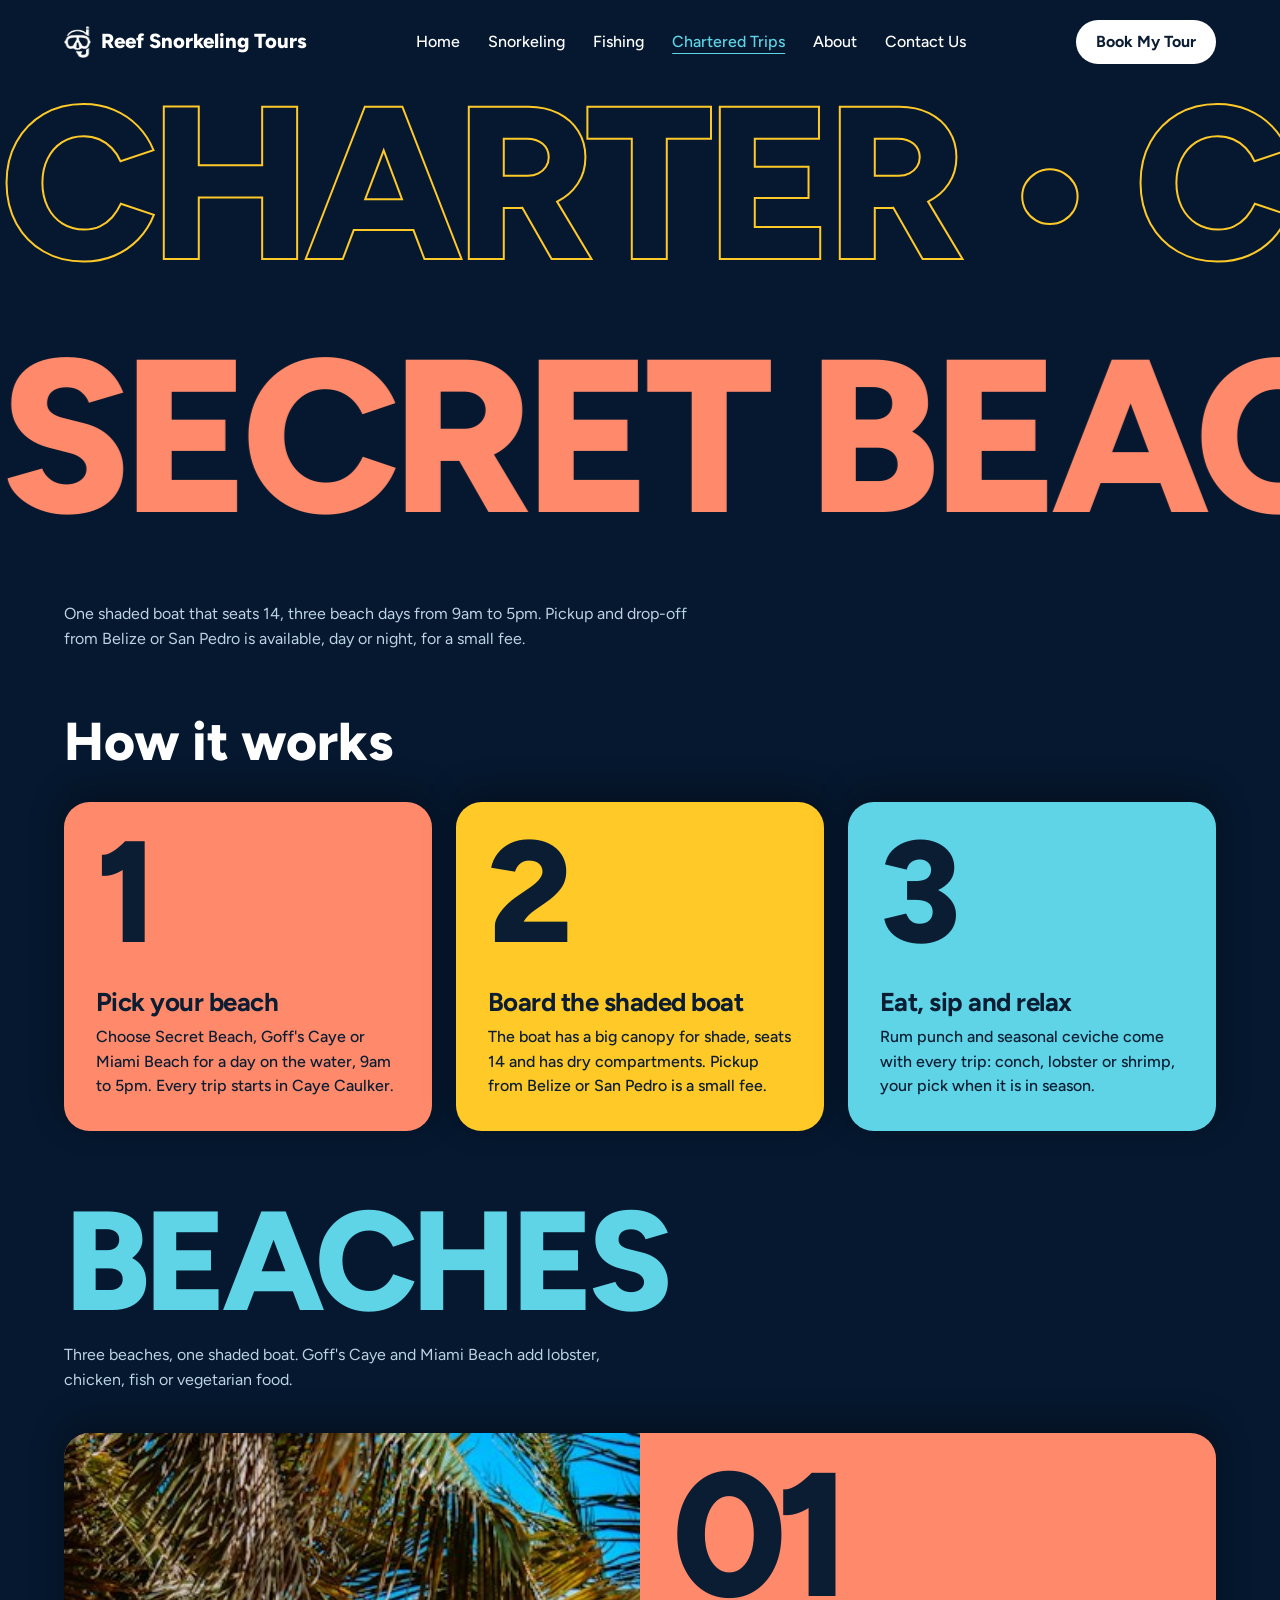
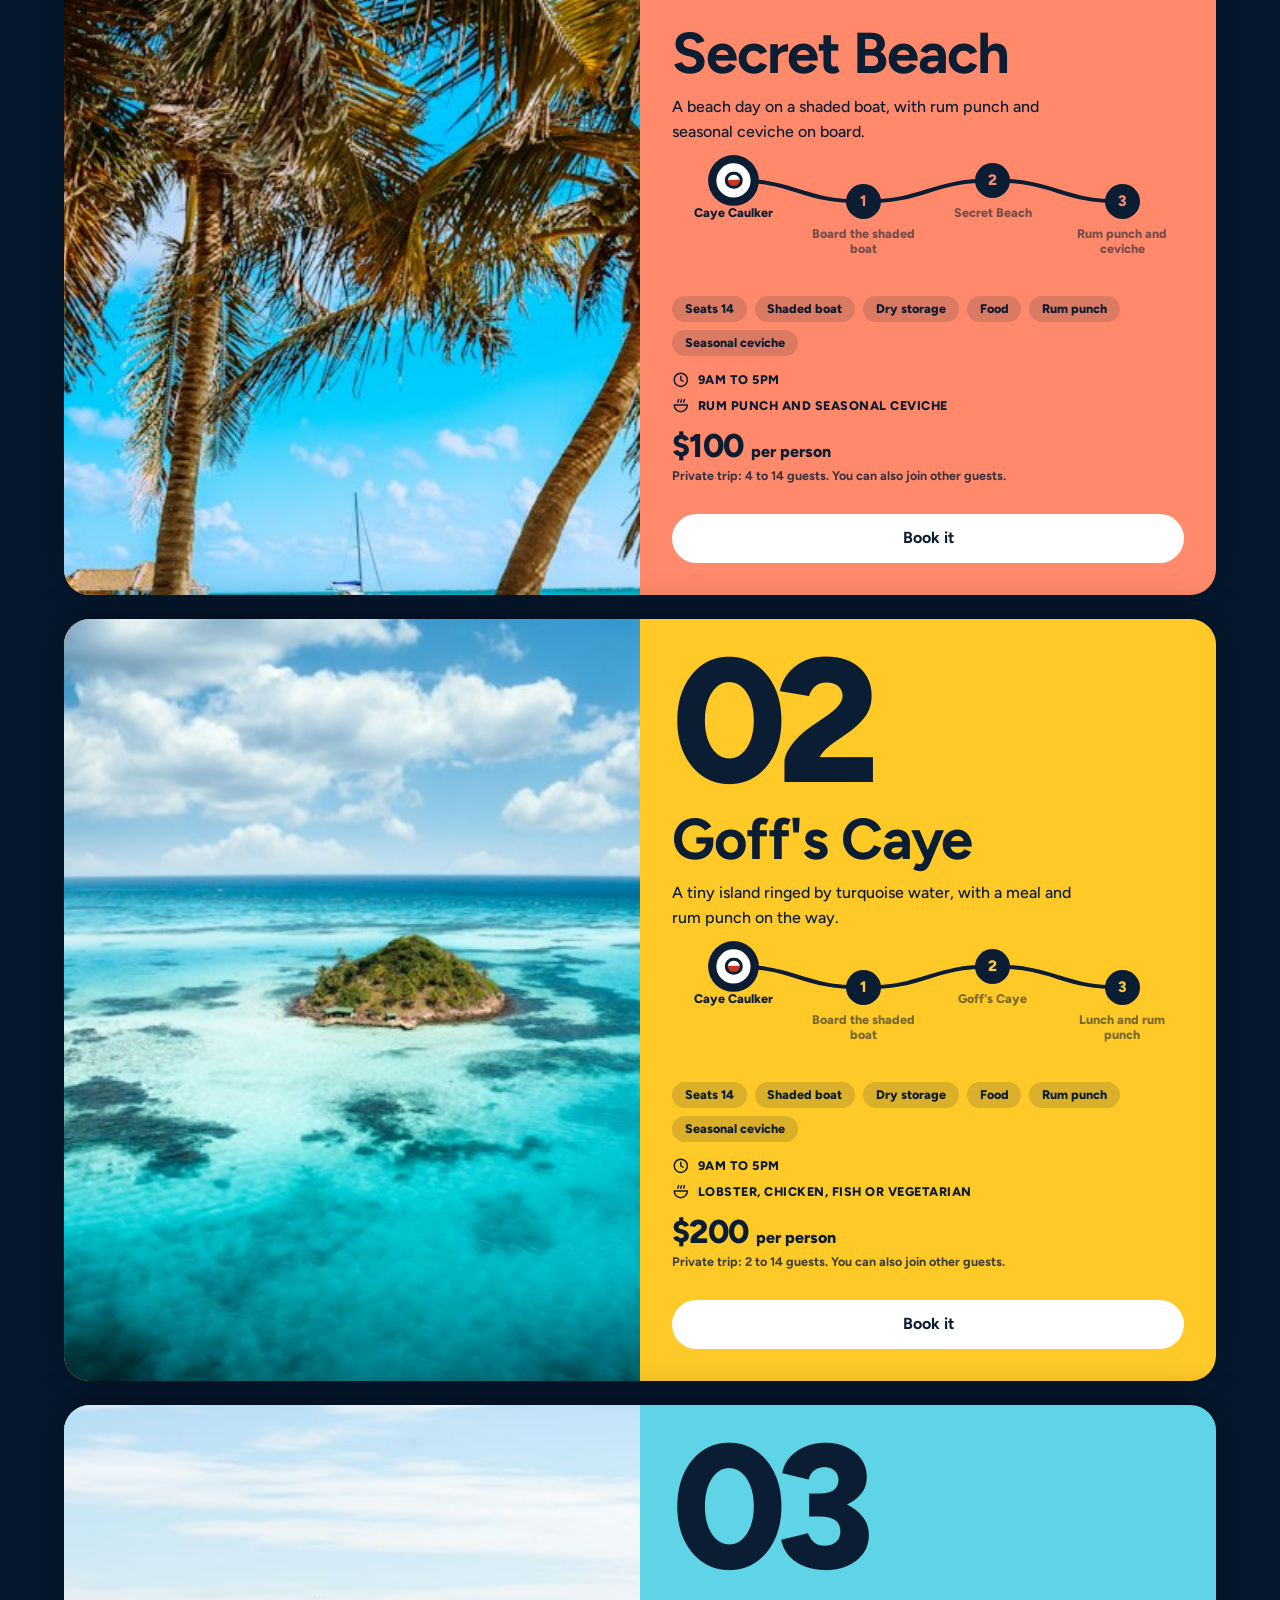
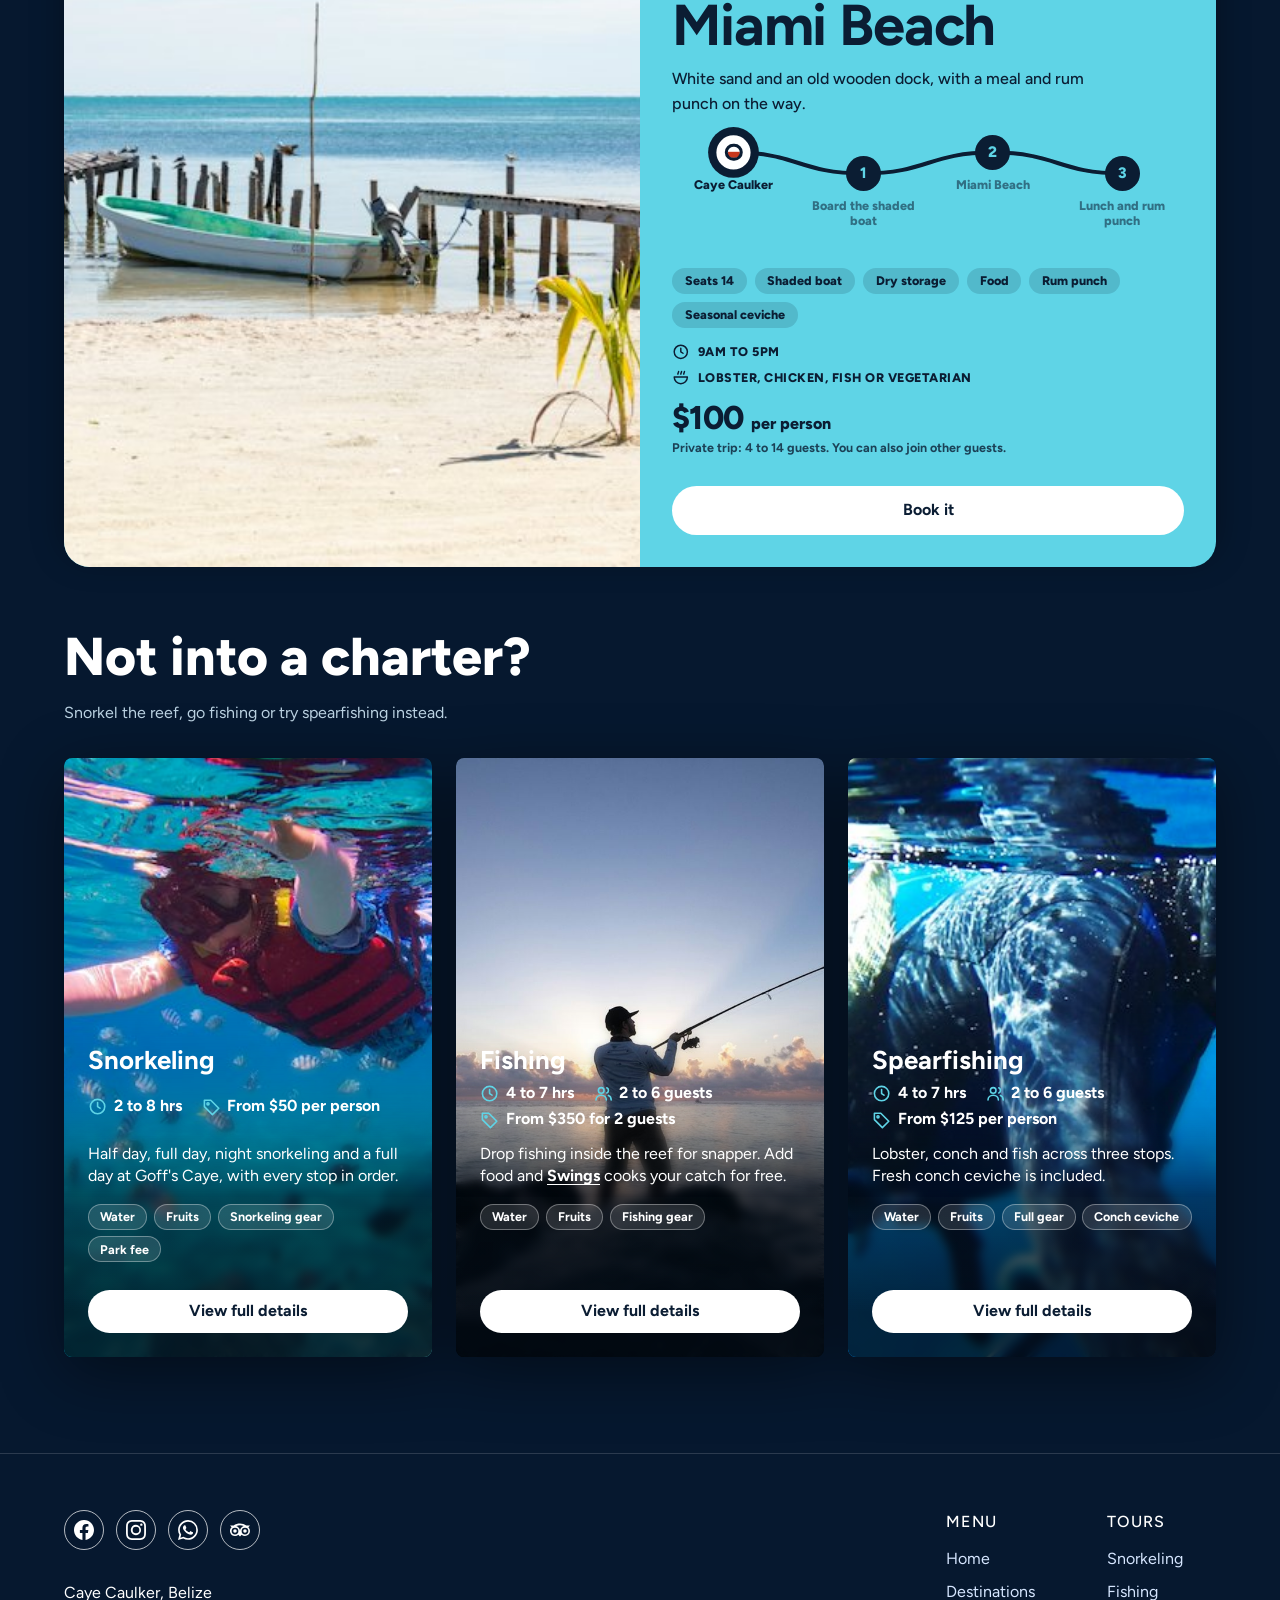
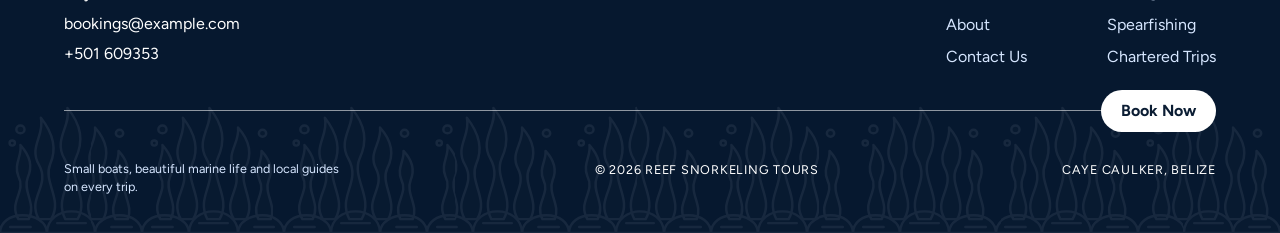
<file: chartered-trips.html>
<!doctype html>
<html lang="en">
<head>
  <meta charset="utf-8">
  <meta name="viewport" content="width=device-width, initial-scale=1">
  <title>Chartered Trips in Caye Caulker | Reef Snorkeling Tours</title>
  <meta name="description" content="Chartered boat trips from Caye Caulker, Belize to Secret Beach, Goff's Caye and Miami Beach. A shaded boat that seats 14, with pickup from Belize or San Pedro.">
  <meta name="keywords" content="chartered trips Caye Caulker, Belize boat charter, Secret Beach Belize, Goff's Caye charter, Miami Beach Belize, shaded charter boat, rum punch and ceviche, group boat trip Belize, San Pedro pickup">
  <meta name="author" content="Reef Snorkeling Tours">
  <meta name="publisher" content="Reef Snorkeling Tours">
  <meta name="application-name" content="Reef Snorkeling Tours">
  <meta name="robots" content="index, follow, max-image-preview:large, max-snippet:-1, max-video-preview:-1">
  <meta name="googlebot" content="index, follow, max-image-preview:large, max-snippet:-1, max-video-preview:-1">
  <meta name="geo.region" content="BZ-BZ">
  <meta name="geo.placename" content="Caye Caulker">
  <meta name="geo.position" content="17.7424;-88.0245">
  <meta name="theme-color" content="#06182f">
  <link rel="canonical" href="https://reefsnorkelingtours.com/chartered-trips.html">
  <link rel="alternate" hreflang="en" href="https://reefsnorkelingtours.com/chartered-trips.html">
  <link rel="alternate" hreflang="x-default" href="https://reefsnorkelingtours.com/chartered-trips.html">
  <meta property="og:type" content="website">
  <meta property="og:site_name" content="Reef Snorkeling Tours">
  <meta property="og:locale" content="en_US">
  <meta property="og:title" content="Chartered Trips in Caye Caulker | Reef Snorkeling Tours">
  <meta property="og:description" content="Chartered boat trips from Caye Caulker, Belize to Secret Beach, Goff's Caye and Miami Beach. A shaded boat that seats 14, with pickup from Belize or San Pedro.">
  <meta property="og:url" content="https://reefsnorkelingtours.com/chartered-trips.html">
  <meta property="og:image" content="https://reefsnorkelingtours.com/images/og-image.jpg">
  <meta property="og:image:width" content="1200">
  <meta property="og:image:height" content="630">
  <meta property="og:image:alt" content="Silhouettes of a snorkeler's fins against the sun in deep blue water">
  <meta name="twitter:card" content="summary_large_image">
  <meta name="twitter:title" content="Chartered Trips in Caye Caulker | Reef Snorkeling Tours">
  <meta name="twitter:description" content="Chartered boat trips from Caye Caulker, Belize to Secret Beach, Goff's Caye and Miami Beach. A shaded boat that seats 14, with pickup from Belize or San Pedro.">
  <meta name="twitter:image" content="https://reefsnorkelingtours.com/images/og-image.jpg">
  <meta name="twitter:image:alt" content="Silhouettes of a snorkeler's fins against the sun in deep blue water">
  <link rel="preconnect" href="https://fonts.googleapis.com">
  <link rel="preconnect" href="https://fonts.gstatic.com" crossorigin>
  <link rel="stylesheet" href="https://fonts.googleapis.com/css2?family=Figtree:wght@400;500;700;800&display=swap">
  <link rel="icon" href="favicon.ico" sizes="any">
  <link rel="icon" type="image/png" sizes="192x192" href="icon-192.png">
  <link rel="apple-touch-icon" href="apple-touch-icon.png">
  <link rel="manifest" href="manifest.webmanifest">
  <link rel="stylesheet" href="style.css">
  <script type="application/ld+json">
  {
    "@context": "https://schema.org",
    "@graph": [
      {
        "@type": "WebSite",
        "@id": "https://reefsnorkelingtours.com/#website",
        "url": "https://reefsnorkelingtours.com/",
        "name": "Reef Snorkeling Tours",
        "inLanguage": "en",
        "publisher": {
          "@id": "https://reefsnorkelingtours.com/#business"
        }
      },
      {
        "@type": [
          "TravelAgency",
          "LocalBusiness"
        ],
        "@id": "https://reefsnorkelingtours.com/#business",
        "name": "Reef Snorkeling Tours",
        "url": "https://reefsnorkelingtours.com/",
        "telephone": "+501609353",
        "email": "bookings@example.com",
        "address": {
          "@type": "PostalAddress",
          "addressLocality": "Caye Caulker",
          "addressRegion": "Belize District",
          "addressCountry": "BZ"
        }
      },
      {
        "@type": "CollectionPage",
        "@id": "https://reefsnorkelingtours.com/chartered-trips.html#webpage",
        "url": "https://reefsnorkelingtours.com/chartered-trips.html",
        "name": "Chartered Trips in Caye Caulker | Reef Snorkeling Tours",
        "description": "Chartered boat trips from Caye Caulker, Belize to Secret Beach, Goff's Caye and Miami Beach. A shaded boat that seats 14, with pickup from Belize or San Pedro.",
        "inLanguage": "en",
        "isPartOf": {
          "@id": "https://reefsnorkelingtours.com/#website"
        },
        "about": {
          "@id": "https://reefsnorkelingtours.com/#business"
        },
        "breadcrumb": {
          "@id": "https://reefsnorkelingtours.com/chartered-trips.html#breadcrumb"
        },
        "mainEntity": {
          "@id": "https://reefsnorkelingtours.com/chartered-trips.html#trips"
        }
      },
      {
        "@type": "BreadcrumbList",
        "@id": "https://reefsnorkelingtours.com/chartered-trips.html#breadcrumb",
        "itemListElement": [
          {
            "@type": "ListItem",
            "position": 1,
            "name": "Home",
            "item": "https://reefsnorkelingtours.com/"
          },
          {
            "@type": "ListItem",
            "position": 2,
            "name": "Chartered Trips",
            "item": "https://reefsnorkelingtours.com/chartered-trips.html"
          }
        ]
      },
      {
        "@type": "ItemList",
        "@id": "https://reefsnorkelingtours.com/chartered-trips.html#trips",
        "name": "Chartered trips",
        "itemListElement": [
          {
            "@type": "ListItem",
            "position": 1,
            "url": "https://reefsnorkelingtours.com/chartered-trips.html#secret-beach",
            "item": {
              "@type": "TouristTrip",
              "name": "Secret Beach",
              "description": "A shaded boat with a big canopy that seats 14 and has dry compartments, 9am to 5pm to Secret Beach. Rum punch and seasonal ceviche (conch, lobster or shrimp, when in season) are included, with pickup from Belize or San Pedro for a small fee.",
              "touristType": "Groups",
              "provider": {
                "@id": "https://reefsnorkelingtours.com/#business"
              },
              "offers": {
                "@type": "Offer",
                "price": "100",
                "priceCurrency": "USD",
                "priceSpecification": {
                  "@type": "UnitPriceSpecification",
                  "price": "100",
                  "priceCurrency": "USD",
                  "unitText": "per person"
                }
              }
            }
          },
          {
            "@type": "ListItem",
            "position": 2,
            "url": "https://reefsnorkelingtours.com/chartered-trips.html#goffs-caye",
            "item": {
              "@type": "TouristTrip",
              "name": "Goff's Caye",
              "description": "A shaded boat with a big canopy that seats 14 and has dry compartments, 9am to 5pm to Goff's Caye. Lobster, chicken, fish and vegetarian food options, rum punch and seasonal ceviche are included, with pickup from Belize or San Pedro for a small fee.",
              "touristType": "Groups",
              "provider": {
                "@id": "https://reefsnorkelingtours.com/#business"
              },
              "offers": {
                "@type": "Offer",
                "price": "200",
                "priceCurrency": "USD",
                "priceSpecification": {
                  "@type": "UnitPriceSpecification",
                  "price": "200",
                  "priceCurrency": "USD",
                  "unitText": "per person"
                }
              }
            }
          },
          {
            "@type": "ListItem",
            "position": 3,
            "url": "https://reefsnorkelingtours.com/chartered-trips.html#miami-beach",
            "item": {
              "@type": "TouristTrip",
              "name": "Miami Beach",
              "description": "A shaded boat with a big canopy that seats 14 and has dry compartments, 9am to 5pm to Miami Beach. Lobster, chicken, fish and vegetarian food options, rum punch and seasonal ceviche are included, with pickup from Belize or San Pedro for a small fee.",
              "touristType": "Groups",
              "provider": {
                "@id": "https://reefsnorkelingtours.com/#business"
              },
              "offers": {
                "@type": "Offer",
                "price": "100",
                "priceCurrency": "USD",
                "priceSpecification": {
                  "@type": "UnitPriceSpecification",
                  "price": "100",
                  "priceCurrency": "USD",
                  "unitText": "per person"
                }
              }
            }
          }
        ]
      }
    ]
  }
  </script>
</head>
<body>

  <svg hidden>
    <symbol id="i-clock" viewBox="0 0 24 24"><circle cx="12" cy="12" r="9"/><path d="M12 7v5l3 2"/></symbol>
    <symbol id="i-food" viewBox="0 0 24 24"><path d="M3 11h18a9 9 0 0 1-18 0z"/><path d="M8 7c0-1.5 1-2 1-3.5M12 7c0-1.5 1-2 1-3.5M16 7c0-1.5 1-2 1-3.5"/></symbol>
    <symbol id="i-people" viewBox="0 0 24 24"><circle cx="9" cy="8" r="3.5"/><path d="M2.5 20c0-3.6 2.9-6 6.5-6s6.5 2.4 6.5 6M16 4.8a3.5 3.5 0 0 1 0 6.4M18 14.3c2.3.7 3.5 2.6 3.5 5.7"/></symbol>
  </svg>

  <header class="site-header">
    <a class="logo" href="./"><img decoding="async" loading="lazy" src="images/logo.webp" alt="" width="253" height="298">Reef Snorkeling Tours</a>
    <button class="menu-toggle" type="button" aria-expanded="false" aria-controls="menu" aria-label="Open menu">
      <svg class="icon line" viewBox="0 0 24 24"><path class="bars" d="M4 7h16M4 12h16M4 17h16"/><path class="x" d="M6 6l12 12M18 6 6 18"/></svg>
    </button>
    <div class="menu" id="menu">
      <nav>
        <a href="./">Home</a>
        <a href="snorkeling.html">Snorkeling</a>
        <a href="fishing.html">Fishing</a>
        <a href="chartered-trips.html" aria-current="page">Chartered Trips</a>
        <a href="./#about">About</a>
        <a href="contact.html">Contact Us</a>
      </nav>
      <a class="btn btn-light" href="contact.html?tour=general">Book My Tour</a>
    </div>
  </header>

  <main class="snorkel trips">
    <h1 class="visually-hidden">Chartered boat trips in Caye Caulker, Belize</h1>
    <div class="marq out" aria-hidden="true"><span>CHARTER &bull; CHARTER &bull; CHARTER &bull; CHARTER &bull; CHARTER &bull; CHARTER &bull;&nbsp;</span></div>
    <div class="marq fill" aria-hidden="true"><span>SECRET BEACH &bull; GOFF'S CAYE &bull; MIAMI BEACH &bull; SECRET BEACH &bull; GOFF'S CAYE &bull; MIAMI BEACH &bull;&nbsp;</span></div>
    <p class="snorkel-intro">One shaded boat that seats 14, three beach days from 9am to 5pm. Pickup and drop-off from Belize or San Pedro is available, day or night, for a small fee.</p>

    <section class="how" aria-labelledby="how-title">
      <h2 id="how-title">How it works</h2>
      <ol>
        <li style="--c: var(--coral-soft)">
          <span class="n" aria-hidden="true">1</span>
          <div>
            <h3>Pick your beach</h3>
            <p>Choose Secret Beach, Goff's Caye or Miami Beach for a day on the water, 9am to 5pm. Every trip starts in Caye Caulker.</p>
          </div>
        </li>
        <li style="--c: var(--yellow)">
          <span class="n" aria-hidden="true">2</span>
          <div>
            <h3>Board the shaded boat</h3>
            <p>The boat has a big canopy for shade, seats 14 and has dry compartments. Pickup from Belize or San Pedro is a small fee.</p>
          </div>
        </li>
        <li style="--c: var(--aqua)">
          <span class="n" aria-hidden="true">3</span>
          <div>
            <h3>Eat, sip and relax</h3>
            <p>Rum punch and seasonal ceviche come with every trip: conch, lobster or shrimp, your pick when it is in season.</p>
          </div>
        </li>
      </ol>
    </section>

    <section class="group" aria-labelledby="kind-beaches">
      <div class="kind">
        <h2 id="kind-beaches">BEACHES</h2>
        <p>Three beaches, one shaded boat. Goff's Caye and Miami Beach add lobster, chicken, fish or vegetarian food.</p>
      </div>
    <div class="stack">
    <article class="card-p" id="secret-beach" style="--i: 0; --c: var(--coral-soft)">
      <div class="txt">
        <span class="num" aria-hidden="true">01</span>
        <div class="body">
          <h3>Secret Beach</h3>
          <p>A beach day on a shaded boat, with rum punch and seasonal ceviche on board.</p>
          <div class="trail" role="group" aria-label="Stops in order">
            <svg aria-hidden="true"><path class="base"/><path class="draw"/></svg>
            <span class="boat" aria-hidden="true"></span>
            <ol><li class="node start" style="--n: 0"><i aria-hidden="true">&#9679;</i><span>Caye Caulker</span></li><li class="node" style="--n: 1"><i>1</i><span>Board the shaded boat</span></li><li class="node" style="--n: 2"><i>2</i><span>Secret Beach</span></li><li class="node" style="--n: 3"><i>3</i><span>Rum punch and ceviche</span></li></ol>
          </div>
          <ul class="row"><li>Seats 14</li><li>Shaded boat</li><li>Dry storage</li><li>Food</li><li>Rum punch</li><li>Seasonal ceviche</li></ul>
          <ul class="facts"><li><svg class="icon line" aria-hidden="true"><use href="#i-clock"/></svg>9am to 5pm</li><li><svg class="icon line" aria-hidden="true"><use href="#i-food"/></svg>Rum punch and seasonal ceviche</li></ul>
          <div class="price"><strong>$100</strong><span>per person</span><small>Private trip: 4 to 14 guests. You can also join other guests.</small></div>
          <a class="btn btn-light" href="contact.html?tour=chartered-trips&trip=secret-beach">Book it</a>
        </div>
      </div>
      <img src="images/secret-beach-sm.jpg" srcset="images/secret-beach-sm.jpg 640w, images/secret-beach.jpg 1800w" sizes="(min-width: 50.01rem) 50vw, 100vw" alt="Palm trees leaning over a sandy beach" width="640" height="480" loading="lazy" decoding="async">
    </article>
    <article class="card-p" id="goffs-caye" style="--i: 1; --c: var(--yellow)">
      <div class="txt">
        <span class="num" aria-hidden="true">02</span>
        <div class="body">
          <h3>Goff's Caye</h3>
          <p>A tiny island ringed by turquoise water, with a meal and rum punch on the way.</p>
          <div class="trail" role="group" aria-label="Stops in order">
            <svg aria-hidden="true"><path class="base"/><path class="draw"/></svg>
            <span class="boat" aria-hidden="true"></span>
            <ol><li class="node start" style="--n: 0"><i aria-hidden="true">&#9679;</i><span>Caye Caulker</span></li><li class="node" style="--n: 1"><i>1</i><span>Board the shaded boat</span></li><li class="node" style="--n: 2"><i>2</i><span>Goff's Caye</span></li><li class="node" style="--n: 3"><i>3</i><span>Lunch and rum punch</span></li></ol>
          </div>
          <ul class="row"><li>Seats 14</li><li>Shaded boat</li><li>Dry storage</li><li>Food</li><li>Rum punch</li><li>Seasonal ceviche</li></ul>
          <ul class="facts"><li><svg class="icon line" aria-hidden="true"><use href="#i-clock"/></svg>9am to 5pm</li><li><svg class="icon line" aria-hidden="true"><use href="#i-food"/></svg>Lobster, chicken, fish or vegetarian</li></ul>
          <div class="price"><strong>$200</strong><span>per person</span><small>Private trip: 2 to 14 guests. You can also join other guests.</small></div>
          <a class="btn btn-light" href="contact.html?tour=chartered-trips&trip=goffs-caye">Book it</a>
        </div>
      </div>
      <img src="images/goffs-caye-charter-sm.jpg" srcset="images/goffs-caye-charter-sm.jpg 640w, images/goffs-caye-charter.jpg 1800w" sizes="(min-width: 50.01rem) 50vw, 100vw" alt="A tiny green island ringed by turquoise water" width="640" height="480" loading="lazy" decoding="async">
    </article>
    <article class="card-p" id="miami-beach" style="--i: 2; --c: var(--aqua)">
      <div class="txt">
        <span class="num" aria-hidden="true">03</span>
        <div class="body">
          <h3>Miami Beach</h3>
          <p>White sand and an old wooden dock, with a meal and rum punch on the way.</p>
          <div class="trail" role="group" aria-label="Stops in order">
            <svg aria-hidden="true"><path class="base"/><path class="draw"/></svg>
            <span class="boat" aria-hidden="true"></span>
            <ol><li class="node start" style="--n: 0"><i aria-hidden="true">&#9679;</i><span>Caye Caulker</span></li><li class="node" style="--n: 1"><i>1</i><span>Board the shaded boat</span></li><li class="node" style="--n: 2"><i>2</i><span>Miami Beach</span></li><li class="node" style="--n: 3"><i>3</i><span>Lunch and rum punch</span></li></ol>
          </div>
          <ul class="row"><li>Seats 14</li><li>Shaded boat</li><li>Dry storage</li><li>Food</li><li>Rum punch</li><li>Seasonal ceviche</li></ul>
          <ul class="facts"><li><svg class="icon line" aria-hidden="true"><use href="#i-clock"/></svg>9am to 5pm</li><li><svg class="icon line" aria-hidden="true"><use href="#i-food"/></svg>Lobster, chicken, fish or vegetarian</li></ul>
          <div class="price"><strong>$100</strong><span>per person</span><small>Private trip: 4 to 14 guests. You can also join other guests.</small></div>
          <a class="btn btn-light" href="contact.html?tour=chartered-trips&trip=miami-beach">Book it</a>
        </div>
      </div>
      <img src="images/miami-beach-sm.jpg" srcset="images/miami-beach-sm.jpg 640w, images/miami-beach.jpg 1800w" sizes="(min-width: 50.01rem) 50vw, 100vw" alt="A boat and old wooden dock on a white sand beach" width="640" height="480" loading="lazy" decoding="async">
    </article>
    </div>
    </section>

    <section class="also">
      <h2>Not into a charter?</h2>
      <p>Snorkel the reef, go fishing or try spearfishing instead.</p>
      <ul class="offers three">
        <li>
          <img decoding="async" src="images/half-day-tour-sm.jpg" srcset="images/half-day-tour-sm.jpg 640w, images/half-day-tour.jpg 1800w" sizes="(min-width: 50.01rem) 50vw, 100vw" alt="A snorkeler in a life vest above a school of small fish" width="640" height="480" loading="lazy">
          <h3>Snorkeling</h3>
          <p class="meta"><span><svg class="icon line"><use href="#i-clock"/></svg>2 to 8 hrs</span><span><svg class="icon line" viewBox="0 0 24 24" aria-hidden="true"><path d="M3 12V4h8l10 10-8 8z"/><circle cx="7.5" cy="8.5" r="1.3"/></svg>From $50 per person</span></p>
          <p>Half day, full day, night snorkeling and a full day at Goff's Caye, with every stop in order.</p>
          <ul class="includes">
          <li>Water</li>
          <li>Fruits</li>
          <li>Snorkeling gear</li>
          <li>Park fee</li>
          </ul>
          <a class="btn btn-light" href="snorkeling.html">View full details</a>
        </li>
        <li>
          <img decoding="async" src="images/fishing.jpg" alt="A fisherman casting a line from the rocks at sunrise" width="840" height="1120" loading="lazy">
          <h3>Fishing</h3>
          <p class="meta"><span><svg class="icon line"><use href="#i-clock"/></svg>4 to 7 hrs</span><span><svg class="icon line"><use href="#i-people"/></svg>2 to 6 guests</span><span><svg class="icon line" viewBox="0 0 24 24" aria-hidden="true"><path d="M3 12V4h8l10 10-8 8z"/><circle cx="7.5" cy="8.5" r="1.3"/></svg>From $350 for 2 guests</span></p>
          <p>Drop fishing inside the reef for snapper. Add food and <a class="swings" href="https://share.google/VO3ABcIWY1SggvuIT" target="_blank" rel="noopener noreferrer">Swings</a> cooks your catch for free.</p>
          <ul class="includes">
          <li>Water</li>
          <li>Fruits</li>
          <li>Fishing gear</li>
          </ul>
          <a class="btn btn-light" href="fishing.html#fishing">View full details</a>
        </li>
        <li>
          <img decoding="async" src="images/half-day-spearfishing-sm.jpg" srcset="images/half-day-spearfishing-sm.jpg 640w, images/half-day-spearfishing.jpg 1800w" sizes="(min-width: 50.01rem) 33vw, 100vw" alt="A spearfisher in a wetsuit at the surface holding a speargun" width="640" height="480" loading="lazy">
          <h3>Spearfishing</h3>
          <p class="meta"><span><svg class="icon line"><use href="#i-clock"/></svg>4 to 7 hrs</span><span><svg class="icon line"><use href="#i-people"/></svg>2 to 6 guests</span><span><svg class="icon line" viewBox="0 0 24 24" aria-hidden="true"><path d="M3 12V4h8l10 10-8 8z"/><circle cx="7.5" cy="8.5" r="1.3"/></svg>From $125 per person</span></p>
          <p>Lobster, conch and fish across three stops. Fresh conch ceviche is included.</p>
          <ul class="includes">
          <li>Water</li>
          <li>Fruits</li>
          <li>Full gear</li>
          <li>Conch ceviche</li>
          </ul>
          <a class="btn btn-light" href="fishing.html#spearfishing">View full details</a>
        </li>
      </ul>
    </section>
  </main>

<footer class="site-footer">
  <svg hidden width="0" height="0"><symbol id="i-fish" viewBox="0 0 80 50"><g fill="rgba(255,255,255,0.07)" stroke="currentColor" stroke-width="3.4" stroke-linejoin="round" stroke-linecap="round"><path d="M72 26C66 14 46 10 28 24L8 12C12 20 12 32 8 40L28 28C46 42 66 38 72 26Z"/><path d="M42 13L50 4C56 4 58 9 58 15"/><path d="M44 37L50 46C56 46 58 42 58 37"/><path d="M60 17C54 22 54 30 60 35"/><path d="M65 20C61 24 61 29 65 33"/><circle cx="66" cy="23" r="1.6" fill="currentColor"/></g></symbol></svg>
  <div class="foot-top">
    <div class="foot-info">
      <ul class="social">
        <li><a href="https://www.facebook.com/reefsnorkelingtour/" aria-label="Facebook" target="_blank" rel="noopener"><svg class="icon fill" viewBox="0 0 16 16"><path d="M16 8.049c0-4.446-3.582-8.05-8-8.05C3.58 0-.002 3.603-.002 8.05c0 4.017 2.926 7.347 6.75 7.951v-5.625h-2.03V8.05H6.75V6.275c0-2.017 1.195-3.131 3.022-3.131.876 0 1.791.157 1.791.157v1.98h-1.009c-.993 0-1.303.621-1.303 1.258v1.51h2.218l-.354 2.326H9.25V16c3.824-.604 6.75-3.934 6.75-7.951"/></svg></a></li>
        <li><a href="#" aria-label="Instagram" target="_blank" rel="noopener"><svg class="icon fill" viewBox="0 0 16 16"><path d="M8 0C5.829 0 5.556.01 4.703.048 3.85.088 3.269.222 2.76.42a3.9 3.9 0 0 0-1.417.923A3.9 3.9 0 0 0 .42 2.76C.222 3.268.087 3.85.048 4.7.01 5.555 0 5.827 0 8.001c0 2.172.01 2.444.048 3.297.04.852.174 1.433.372 1.942.205.526.478.972.923 1.417.444.445.89.719 1.416.923.51.198 1.09.333 1.942.372C5.555 15.99 5.827 16 8 16s2.444-.01 3.298-.048c.851-.04 1.434-.174 1.943-.372a3.9 3.9 0 0 0 1.416-.923c.445-.445.718-.891.923-1.417.197-.509.332-1.09.372-1.942C15.99 10.445 16 10.173 16 8s-.01-2.445-.048-3.299c-.04-.851-.175-1.433-.372-1.941a3.9 3.9 0 0 0-.923-1.417A3.9 3.9 0 0 0 13.24.42c-.51-.198-1.092-.333-1.943-.372C10.443.01 10.172 0 7.998 0zm-.717 1.442h.718c2.136 0 2.389.007 3.232.046.78.035 1.204.166 1.486.275.373.145.64.319.92.599s.453.546.598.92c.11.281.24.705.275 1.485.039.843.047 1.096.047 3.231s-.008 2.389-.047 3.232c-.035.78-.166 1.203-.275 1.485a2.5 2.5 0 0 1-.599.919c-.28.28-.546.453-.92.598-.28.11-.704.24-1.485.276-.843.038-1.096.047-3.232.047s-2.39-.009-3.233-.047c-.78-.036-1.203-.166-1.485-.276a2.5 2.5 0 0 1-.92-.598 2.5 2.5 0 0 1-.6-.92c-.109-.281-.24-.705-.275-1.485-.038-.843-.046-1.096-.046-3.233s.008-2.388.046-3.231c.036-.78.166-1.204.276-1.486.145-.373.319-.64.599-.92s.546-.453.92-.598c.282-.11.705-.24 1.485-.276.738-.034 1.024-.044 2.515-.045zm4.988 1.328a.96.96 0 1 0 0 1.92.96.96 0 0 0 0-1.92m-4.27 1.122a4.109 4.109 0 1 0 0 8.217 4.109 4.109 0 0 0 0-8.217m0 1.441a2.667 2.667 0 1 1 0 5.334 2.667 2.667 0 0 1 0-5.334"/></svg></a></li>
        <li><a href="#" aria-label="WhatsApp" target="_blank" rel="noopener"><svg class="icon fill" viewBox="0 0 16 16"><path d="M13.601 2.326A7.85 7.85 0 0 0 7.994 0C3.627 0 .068 3.558.064 7.926c0 1.399.366 2.76 1.057 3.965L0 16l4.204-1.102a7.9 7.9 0 0 0 3.79.965h.004c4.368 0 7.926-3.558 7.93-7.93A7.9 7.9 0 0 0 13.6 2.326zM7.994 14.521a6.6 6.6 0 0 1-3.356-.92l-.24-.144-2.494.654.666-2.433-.156-.251a6.56 6.56 0 0 1-1.007-3.505c0-3.626 2.957-6.584 6.591-6.584a6.56 6.56 0 0 1 4.66 1.931 6.56 6.56 0 0 1 1.928 4.66c-.004 3.639-2.961 6.592-6.592 6.592m3.615-4.934c-.197-.099-1.17-.578-1.353-.646-.182-.065-.315-.099-.445.099-.133.197-.513.646-.627.775-.114.133-.232.148-.43.05-.197-.1-.836-.308-1.592-.985-.59-.525-.985-1.175-1.103-1.372-.114-.198-.011-.304.088-.403.087-.088.197-.232.296-.346.1-.114.133-.198.198-.33.065-.134.034-.248-.015-.347-.05-.099-.445-1.076-.612-1.47-.16-.389-.323-.335-.445-.34-.114-.007-.247-.007-.38-.007a.73.73 0 0 0-.529.247c-.182.198-.691.677-.691 1.654s.71 1.916.81 2.049c.098.133 1.394 2.132 3.383 2.992.47.205.84.326 1.129.418.475.152.904.129 1.246.08.38-.058 1.171-.48 1.338-.943.164-.464.164-.86.114-.943-.049-.084-.182-.133-.38-.232"/></svg></a></li>
        <li><a href="#" aria-label="TripAdvisor" target="_blank" rel="noopener"><svg class="icon fill" viewBox="0 0 24 24"><path d="M12.006 4.295c-2.67 0-5.338.784-7.645 2.353H0l1.963 2.135a5.997 5.997 0 0 0 4.04 10.43 5.976 5.976 0 0 0 4.075-1.6L12 19.705l1.922-2.09a5.972 5.972 0 0 0 4.072 1.598 6 6 0 0 0 6-5.998 5.982 5.982 0 0 0-1.957-4.432L24 6.648h-4.35a13.573 13.573 0 0 0-7.644-2.353zM12 6.255c1.531 0 3.063.303 4.504.903C13.943 8.138 12 10.43 12 13.1c0-2.671-1.942-4.962-4.504-5.942A11.72 11.72 0 0 1 12 6.256zM6.002 9.157a4.059 4.059 0 1 1 0 8.118 4.059 4.059 0 0 1 0-8.118zm11.992.002a4.057 4.057 0 1 1 .003 8.115 4.057 4.057 0 0 1-.003-8.115zm-11.992 1.93a2.128 2.128 0 0 0 0 4.256 2.128 2.128 0 0 0 0-4.256zm11.992 0a2.128 2.128 0 0 0 0 4.256 2.128 2.128 0 0 0 0-4.256z"/></svg></a></li>
      </ul>
      <address>
        Caye Caulker, Belize<br>
        <a href="mailto:bookings@example.com">bookings@example.com</a><br>
        <a href="tel:+501609353">+501 609353</a>
      </address>
    </div>
    <nav class="foot-cols" aria-label="Footer">
      <div>
        <h3>Menu</h3>
        <ul>
          <li><a href="./">Home</a></li>
          <li><a href="./#destinations">Destinations</a></li>
          <li><a href="./#about">About</a></li>
          <li><a href="contact.html">Contact Us</a></li>
        </ul>
      </div>
      <div>
        <h3>Tours</h3>
        <ul>
          <li><a href="snorkeling.html">Snorkeling</a></li>
          <li><a href="fishing.html">Fishing</a></li>
          <li><a href="fishing.html#spearfishing">Spearfishing</a></li>
          <li><a href="chartered-trips.html">Chartered Trips</a></li>
        </ul>
      </div>
    </nav>
  </div>
  <div class="foot-rule"><a class="btn btn-light" href="contact.html?tour=general">Book Now</a></div>
  <div class="foot-bottom">
    <p>Small boats, beautiful marine life and local guides on every trip.</p>
    <span>&copy; 2026 Reef Snorkeling Tours</span>
    <span>Caye Caulker, Belize</span>
  </div>
  <div class="sea" aria-hidden="true">
  <span class="fish " style="--y:14%;--w:3.6rem;--t:20s;--d:-4s;--x:12%"><svg viewBox="0 0 80 50"><use href="#i-fish"/></svg></span>
  <span class="fish left" style="--y:58%;--w:2.6rem;--t:15s;--d:-9s;--x:38%"><svg viewBox="0 0 80 50"><use href="#i-fish"/></svg></span>
  <span class="fish " style="--y:34%;--w:3.2rem;--t:24s;--d:-13s;--x:62%"><svg viewBox="0 0 80 50"><use href="#i-fish"/></svg></span>
  <span class="fish left" style="--y:76%;--w:2.2rem;--t:17s;--d:-2s;--x:80%"><svg viewBox="0 0 80 50"><use href="#i-fish"/></svg></span>
  <span class="fish left" style="--y:46%;--w:3rem;--t:28s;--d:-18s;--x:24%"><svg viewBox="0 0 80 50"><use href="#i-fish"/></svg></span>
    <div class="diver"><svg viewBox="30 150 920 720"><circle class="bub b1" cx="62" cy="410" r="16"/><circle class="bub b2" cx="38" cy="360" r="11"/><path fill="#a3adba" d="M275.561329 288.148975l1.832755 0.915354-114.641368 229.281712-1.831731-0.915353z"/><path fill="#7c8898" d="M151.221719 490.305918m-74.30643 0a74.30643 74.30643 0 1 0 148.61286 0 74.30643 74.30643 0 1 0-148.61286 0Z"/><path fill="#7c8898" d="M291.342474 755.685731l-123.136545 80.67602c-14.861695 10.615643-33.96842 6.369591-44.584063-8.492104s-6.369591-33.96842 8.492105-44.584063l108.274849-72.183915c2.123538-2.122514 4.246052-4.246052 4.246053-8.492105V534.88998c0-16.98421 6.369591-36.091958 33.968419-53.076167l70.060378 29.722367-38.214472 210.181132c-2.122514 10.615643-6.368567 25.476315-19.106724 33.968419z"/><path fill="#6a7586" d="M754.166285 437.22975L594.937783 543.382085c-19.107748 12.738157-46.706577 8.492105-59.444734-12.738157-12.738157-19.107748-19.107748-63.691811 0-76.429968l157.104964-78.552482 21.230262-159.228502c4.246052-23.3538 27.599853-38.214472 50.95263-33.96842 23.3538 4.246052 38.214472 27.599853 33.968419 50.952629l-23.3538 176.212712c-4.245029 10.615643-10.614619 21.230262-21.229239 27.599853z"/><path fill="#7c8898" d="M881.548883 401.137793l-125.260083 78.552482-148.61286-21.230263c-10.615643-38.214472-61.568272-48.830115-101.906282-38.214472L299.834579 475.444222c-44.584063 10.615643-61.568272 53.076167-50.95263 91.29064 10.615643 38.214472 53.076167 61.568272 91.29064 50.952629l203.812565-53.076167h205.935079c8.492105 0 19.107748-2.122514 27.599853-6.369591l150.736397-84.922073c19.107748-12.738157 25.476315-40.33801 12.738158-59.444734-12.739181-19.1057-40.339034-25.475291-59.445758-12.737133z"/><path fill="#6a7586" d="M522.753868 522.151823l-184.704817 48.829091-10.615644 48.830115c4.246052 0 8.492105-2.123538 14.861696-2.123538l199.565489-53.076167h2.123538l-21.230262-42.459501z"/><path fill="#c3cbd6" d="M543.98413 564.612347h63.69181V458.460012c-10.615643-38.214472-61.568272-48.830115-101.906282-38.214472l-36.091958 10.615644 74.30643 133.751163zM119.375814 522.151823h97.66023c6.369591-12.738157 8.492105-27.599853 6.369591-42.460524h-144.367831v12.738157c0 4.246052 0 8.492105 2.123538 12.738157v4.246053c0 2.122514 2.123538 6.369591 2.123538 8.492105l6.369591 12.738157c2.123538 4.246052 6.369591 8.492105 8.492105 12.738157-0.001024-12.738157 10.614619-21.230262 21.229238-21.230262z"/><path fill="#c3cbd6" d="M98.145552 479.690275c-8.492105 0-14.861695 2.123538-21.230263 6.36959 0 14.861695 2.123538 31.845905 12.738158 46.706577 8.492105 12.738157 19.107748 21.230262 31.845905 27.599853 10.615643-10.615643 19.107748-23.3538 19.107748-38.214472-0.001024-23.3538-19.107748-42.461548-42.461548-42.461548z"/></svg></div>
    <i class="seagrass"></i>
  </div>
</footer>

<script src="menu.js"></script>
<script type="module" src="trail.js"></script>
<script type="module" src="loading.js"></script>
</body>
</html>
</file>
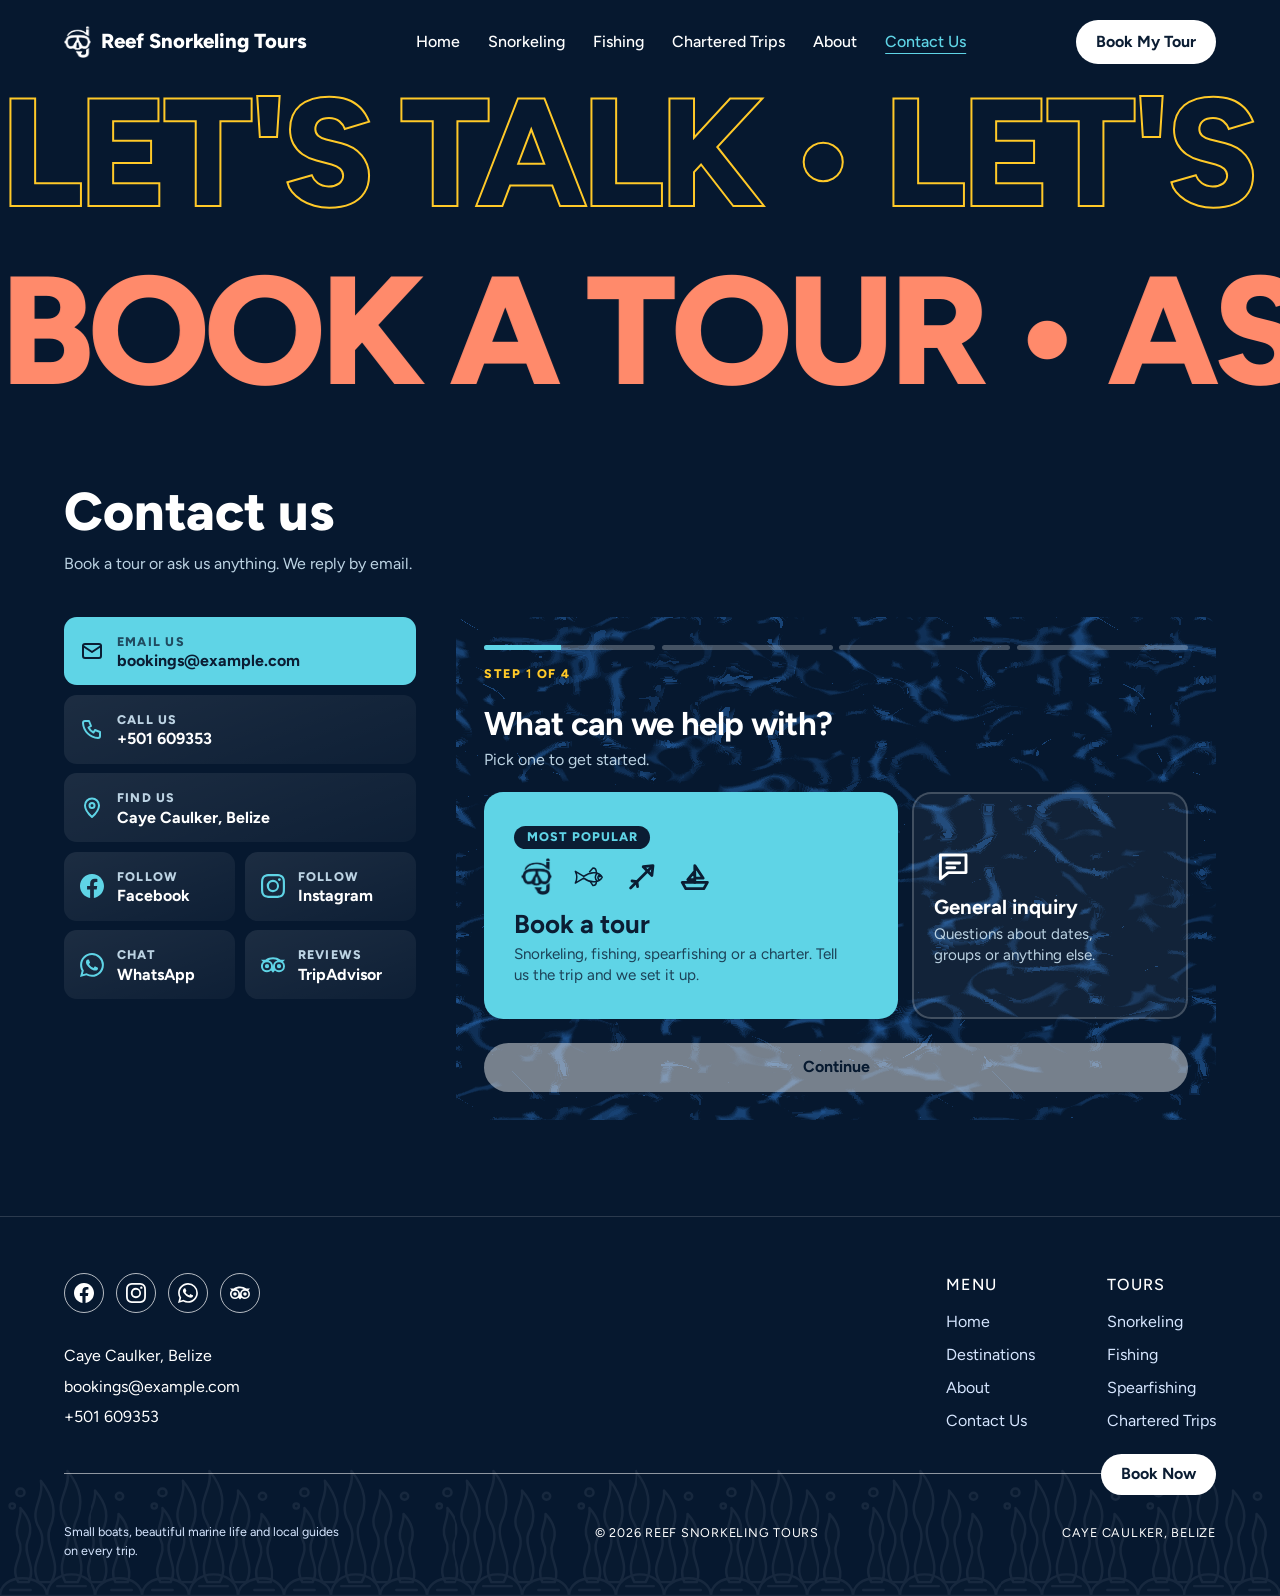
<file: contact.html>
<!doctype html>
<html lang="en">
<head>
  <meta charset="utf-8">
  <meta name="viewport" content="width=device-width, initial-scale=1">
  <title>Contact Us | Reef Snorkeling Tours</title>
  <meta name="description" content="Ask a question or request a date for a snorkeling, fishing or chartered trip in Caye Caulker, Belize. We reply by email.">
  <meta name="keywords" content="snorkeling Caye Caulker, Belize snorkeling tours, Hol Chan Marine Reserve, Shark Ray Alley, Goff's Caye, night snorkeling, spearfishing Belize, fishing trips Caye Caulker, chartered trips Belize, Secret Beach, Caye Caulker tours, reef tours">
  <meta name="author" content="Reef Snorkeling Tours">
  <meta name="publisher" content="Reef Snorkeling Tours">
  <meta name="application-name" content="Reef Snorkeling Tours">
  <meta name="robots" content="index, follow, max-image-preview:large, max-snippet:-1, max-video-preview:-1">
  <meta name="googlebot" content="index, follow, max-image-preview:large, max-snippet:-1, max-video-preview:-1">
  <meta name="geo.region" content="BZ-BZ">
  <meta name="geo.placename" content="Caye Caulker">
  <meta name="geo.position" content="17.7424;-88.0245">
  <meta name="theme-color" content="#06182f">
  <link rel="canonical" href="https://reefsnorkelingtours.com/contact.html">
  <link rel="alternate" hreflang="en" href="https://reefsnorkelingtours.com/contact.html">
  <link rel="alternate" hreflang="x-default" href="https://reefsnorkelingtours.com/contact.html">
  <meta property="og:type" content="website">
  <meta property="og:site_name" content="Reef Snorkeling Tours">
  <meta property="og:locale" content="en_US">
  <meta property="og:title" content="Contact Us | Reef Snorkeling Tours">
  <meta property="og:description" content="Ask a question or request a date for a snorkeling, fishing or chartered trip in Caye Caulker, Belize. We reply by email.">
  <meta property="og:url" content="https://reefsnorkelingtours.com/contact.html">
  <meta property="og:image" content="https://reefsnorkelingtours.com/images/og-image.jpg">
  <meta property="og:image:width" content="1200">
  <meta property="og:image:height" content="630">
  <meta property="og:image:alt" content="Silhouettes of a snorkeler's fins against the sun in deep blue water">
  <meta name="twitter:card" content="summary_large_image">
  <meta name="twitter:title" content="Contact Us | Reef Snorkeling Tours">
  <meta name="twitter:description" content="Ask a question or request a date for a snorkeling, fishing or chartered trip in Caye Caulker, Belize. We reply by email.">
  <meta name="twitter:image" content="https://reefsnorkelingtours.com/images/og-image.jpg">
  <meta name="twitter:image:alt" content="Silhouettes of a snorkeler's fins against the sun in deep blue water">
  <link rel="preconnect" href="https://fonts.googleapis.com">
  <link rel="preconnect" href="https://fonts.gstatic.com" crossorigin>
  <link rel="stylesheet" href="https://fonts.googleapis.com/css2?family=Figtree:wght@400;500;700;800&display=swap">
  <link rel="icon" href="favicon.ico" sizes="any">
  <link rel="icon" type="image/png" sizes="192x192" href="icon-192.png">
  <link rel="apple-touch-icon" href="apple-touch-icon.png">
  <link rel="manifest" href="manifest.webmanifest">
  <link rel="stylesheet" href="style.css">
  <script type="application/ld+json">
  {
    "@context": "https://schema.org",
    "@graph": [
      {
        "@type": "WebSite",
        "@id": "https://reefsnorkelingtours.com/#website",
        "url": "https://reefsnorkelingtours.com/",
        "name": "Reef Snorkeling Tours",
        "inLanguage": "en",
        "publisher": {
          "@id": "https://reefsnorkelingtours.com/#business"
        }
      },
      {
        "@type": [
          "TravelAgency",
          "LocalBusiness"
        ],
        "@id": "https://reefsnorkelingtours.com/#business",
        "name": "Reef Snorkeling Tours",
        "url": "https://reefsnorkelingtours.com/",
        "telephone": "+501609353",
        "email": "bookings@example.com",
        "address": {
          "@type": "PostalAddress",
          "addressLocality": "Caye Caulker",
          "addressRegion": "Belize District",
          "addressCountry": "BZ"
        }
      },
      {
        "@type": "ContactPage",
        "@id": "https://reefsnorkelingtours.com/contact.html#webpage",
        "url": "https://reefsnorkelingtours.com/contact.html",
        "name": "Contact Us | Reef Snorkeling Tours",
        "description": "Ask a question or request a date for a snorkeling, fishing or chartered trip in Caye Caulker, Belize. We reply by email.",
        "inLanguage": "en",
        "isPartOf": {
          "@id": "https://reefsnorkelingtours.com/#website"
        },
        "about": {
          "@id": "https://reefsnorkelingtours.com/#business"
        },
        "breadcrumb": {
          "@id": "https://reefsnorkelingtours.com/contact.html#breadcrumb"
        }
      },
      {
        "@type": "BreadcrumbList",
        "@id": "https://reefsnorkelingtours.com/contact.html#breadcrumb",
        "itemListElement": [
          {
            "@type": "ListItem",
            "position": 1,
            "name": "Home",
            "item": "https://reefsnorkelingtours.com/"
          },
          {
            "@type": "ListItem",
            "position": 2,
            "name": "Contact Us",
            "item": "https://reefsnorkelingtours.com/contact.html"
          }
        ]
      }
    ]
  }
  </script>
</head>
<body class="stick-foot">

<div class="page">
  <header class="site-header">
    <a class="logo" href="./"><img decoding="async" loading="lazy" src="images/logo.webp" alt="" width="253" height="298">Reef Snorkeling Tours</a>
    <button class="menu-toggle" type="button" aria-expanded="false" aria-controls="menu" aria-label="Open menu">
      <svg class="icon line" viewBox="0 0 24 24"><path class="bars" d="M4 7h16M4 12h16M4 17h16"/><path class="x" d="M6 6l12 12M18 6 6 18"/></svg>
    </button>
    <div class="menu" id="menu">
      <nav>
        <a href="./">Home</a>
        <a href="snorkeling.html">Snorkeling</a>
        <a href="fishing.html">Fishing</a>
        <a href="chartered-trips.html">Chartered Trips</a>
        <a href="./#about">About</a>
        <a href="contact.html" aria-current="page">Contact Us</a>
      </nav>
      <a class="btn btn-light" href="contact.html?tour=general">Book My Tour</a>
    </div>
  </header>

  <div class="contact-marq" aria-hidden="true">
    <div class="marq out"><span>LET'S TALK &bull; LET'S TALK &bull; LET'S TALK &bull; LET'S TALK &bull; LET'S TALK &bull; LET'S TALK &bull;&nbsp;</span></div>
    <div class="marq fill"><span>BOOK A TOUR &bull; ASK US ANYTHING &bull; BOOK A TOUR &bull; ASK US ANYTHING &bull; BOOK A TOUR &bull; ASK US ANYTHING &bull; BOOK A TOUR &bull; ASK US ANYTHING &bull;&nbsp;</span></div>
  </div>

  <main class="contact">
    <div class="contact-head">
      <h1>Contact us</h1>
      <p class="contact-intro">Book a tour or ask us anything. We reply by email.</p>
    </div>

    <div class="stepper" data-stepper>
      <div class="stepper-top" data-top>
        <div class="segs" data-dots aria-hidden="true"></div>
        <p class="stepper-count" aria-live="polite">Step <b data-now>1</b> of 4</p>
      </div>

      <noscript><p class="alert">The booking form needs JavaScript. Email us at <a href="mailto:bookings@example.com">bookings@example.com</a> instead.</p></noscript>

      <form id="contact-form" novalidate>
        <section class="step" data-step="1" aria-labelledby="h-1">
          <h2 id="h-1" tabindex="-1">What can we help with?</h2>
          <p class="hint">Pick one to get started.</p>
          <div class="reasons" role="radiogroup" aria-labelledby="h-1">
            <label class="choice reason book">
              <input type="radio" name="reason" value="booking">
              <span class="face">
                <span class="flag">Most popular</span>
                <span class="ico-row" aria-hidden="true">
                  <i><b class="logo-mask"></b></i>
                  <i><svg class="ico-fish" viewBox="0 0 80 50"><path d="M72 26C66 14 46 10 28 24L8 12C12 20 12 32 8 40L28 28C46 42 66 38 72 26Z"/><path d="M42 13L50 4C56 4 58 9 58 15"/><path d="M44 37L50 46C56 46 58 42 58 37"/><path d="M60 17C54 22 54 30 60 35"/><path d="M65 20C61 24 61 29 65 33"/><circle cx="66" cy="23" r="1.6" fill="currentColor"/></svg></i>
                  <i><svg viewBox="0 0 24 24"><path d="M4 20L18.5 5.5"/><path d="M20 4l-7 .8 6.2 6.2z"/><path d="M8.5 15.5l-3.5-.5M8.5 15.5l.5 3.5"/></svg></i>
                  <i><svg viewBox="0 0 24 24"><path d="M3 16h18l-2.6 4.5H5.6z"/><path d="M12 16V4l6 9h-6M12 8L7 14h5"/></svg></i>
                </span>
                <strong>Book a tour</strong>
                <span>Snorkeling, fishing, spearfishing or a charter. Tell us the trip and we set it up.</span>
              </span>
              <span class="tick" aria-hidden="true"><svg viewBox="0 0 24 24"><path d="M5 12.5l4.5 4.5L19 7.5"/></svg></span>
            </label>
            <label class="choice reason ask">
              <input type="radio" name="reason" value="inquiry">
              <span class="face">
                <svg class="big-ico" viewBox="0 0 24 24" aria-hidden="true"><path d="M4 5h16v11H9l-5 4z"/><path d="M8 10h8M8 13h5"/></svg>
                <strong>General inquiry</strong>
                <span>Questions about dates, groups or anything else.</span>
              </span>
              <span class="tick" aria-hidden="true"><svg viewBox="0 0 24 24"><path d="M5 12.5l4.5 4.5L19 7.5"/></svg></span>
            </label>
          </div>
          <p class="group-error" role="alert" hidden>Please choose one to continue.</p>
          <div class="actions">
            <button class="btn btn-light go" type="button" data-next aria-disabled="true">Continue</button>
          </div>
        </section>

        <section class="step" data-step="2" aria-labelledby="h-2" hidden>
          <h2 id="h-2" tabindex="-1">What are you interested in?</h2>
          <p class="hint">Choose a category.</p>
          <div class="cats" role="radiogroup" aria-labelledby="h-2" data-render="cats"></div>
          <p class="group-error" role="alert" hidden>Please choose a category to continue.</p>
          <div class="actions">
            <button class="btn btn-ghost" type="button" data-back>Back</button>
            <button class="btn btn-light go" type="button" data-next aria-disabled="true">Continue</button>
          </div>
        </section>

        <section class="step" data-step="3" aria-labelledby="h-3" hidden>
          <h2 id="h-3" tabindex="-1" data-title3>Which one?</h2>
          <p class="hint" data-hint3></p>
          <div class="tr"><div class="tr-list" role="radiogroup" aria-labelledby="h-3" data-list></div><div class="tr-panel" data-panel></div></div>
          <p class="group-error" role="alert" hidden>Please choose one to continue.</p>
          <div class="actions">
            <button class="btn btn-ghost" type="button" data-back>Back</button>
            <button class="btn btn-light go" type="button" data-next aria-disabled="true">Continue</button>
          </div>
        </section>

        <section class="step" data-step="4" aria-labelledby="h-4" hidden>
          <h2 id="h-4" tabindex="-1" data-title4>Your details</h2>
          <ul class="recap" data-recap aria-label="Your choices"></ul>

          <div class="field" data-field="name">
            <label for="f-name">Name</label>
            <div class="control">
              <input id="f-name" name="name" type="text" autocomplete="name" required aria-describedby="e-name" maxlength="80">
              <span class="status" aria-hidden="true"><svg class="ok" viewBox="0 0 24 24"><path d="M5 12.5l4.5 4.5L19 7.5"/></svg><svg class="bad" viewBox="0 0 24 24"><path d="M12 7v6M12 17h.01"/></svg></span>
            </div>
            <p class="error" id="e-name" hidden></p>
          </div>

          <div class="field" data-field="email">
            <label for="f-email">Email</label>
            <div class="control">
              <input id="f-email" name="email" type="email" autocomplete="email" inputmode="email" required aria-describedby="e-email" maxlength="120">
              <span class="status" aria-hidden="true"><svg class="ok" viewBox="0 0 24 24"><path d="M5 12.5l4.5 4.5L19 7.5"/></svg><svg class="bad" viewBox="0 0 24 24"><path d="M12 7v6M12 17h.01"/></svg></span>
            </div>
            <p class="error" id="e-email" hidden></p>
          </div>

          <div class="field" data-field="phone">
            <label for="f-phone">Phone number</label>
            <div class="control phone">
              <div class="cc">
                <span class="cc-code" data-cc-code>+501</span>
                <svg class="cc-chev" viewBox="0 0 24 24" aria-hidden="true"><path d="M6 9l6 6 6-6"/></svg>
                <select id="f-cc" name="country" aria-label="Country code" data-cc></select>
              </div>
              <input id="f-phone" name="phone" type="tel" autocomplete="tel-national" inputmode="tel" required aria-describedby="e-phone" maxlength="20">
              <span class="status" aria-hidden="true"><svg class="ok" viewBox="0 0 24 24"><path d="M5 12.5l4.5 4.5L19 7.5"/></svg><svg class="bad" viewBox="0 0 24 24"><path d="M12 7v6M12 17h.01"/></svg></span>
            </div>
            <p class="error" id="e-phone" hidden></p>
          </div>

          <div class="field" data-field="message">
            <label for="f-message">Message</label>
            <div class="control">
              <textarea id="f-message" name="message" rows="5" required aria-describedby="e-message c-message" maxlength="1000"></textarea>
              <span class="status" aria-hidden="true"><svg class="ok" viewBox="0 0 24 24"><path d="M5 12.5l4.5 4.5L19 7.5"/></svg><svg class="bad" viewBox="0 0 24 24"><path d="M12 7v6M12 17h.01"/></svg></span>
            </div>
            <p class="error" id="e-message" hidden></p>
            <p class="count" id="c-message"><span data-count>0</span> / 1000</p>
          </div>

          <input class="hp" type="checkbox" name="botcheck" tabindex="-1" autocomplete="off" aria-hidden="true">

          <div class="alert" role="alert" data-alert hidden>
            <svg viewBox="0 0 24 24" aria-hidden="true"><path d="M12 7v6M12 17h.01"/><circle cx="12" cy="12" r="9"/></svg>
            <p data-alert-text></p>
          </div>

          <div class="actions">
            <button class="btn btn-ghost" type="button" data-back>Back</button>
            <button class="btn btn-light send" type="submit">
              <span class="label" data-send-label>Send booking request</span>
              <span class="spin" aria-hidden="true"></span>
            </button>
          </div>
        </section>

        <section class="step done" data-step="5" aria-labelledby="h-5" hidden>
          <div class="seal" aria-hidden="true">
            <svg viewBox="0 0 52 52"><circle cx="26" cy="26" r="23"/><path d="M15 27l8 8 14-16"/></svg>
            <span class="burst" data-burst></span>
          </div>
          <h2 id="h-5" tabindex="-1" data-done-title>Thank you!</h2>
          <p class="done-text" data-done-text></p>
          <ul class="recap" data-done-recap aria-label="What you sent"></ul>
          <div class="sail" aria-hidden="true">
            <svg class="sail-boat" viewBox="0 0 64 40"><path d="M6 28h52l-7 9H13z"/><path d="M32 28V4l16 20H32M32 12L18 26h14"/></svg>
            <i></i>
          </div>
          <div class="actions">
            <a class="btn btn-light" href="./">Back to home</a>
            <button class="btn btn-ghost" type="button" data-again>Send another</button>
          </div>
        </section>
      </form>
    </div>

    <address class="bento" aria-label="Other ways to reach us">
      <a class="bt bt-email" href="mailto:bookings@example.com"><svg class="icon line" viewBox="0 0 24 24" aria-hidden="true"><rect x="3" y="5" width="18" height="14" rx="2"/><path d="M3 7l9 6 9-6"/></svg><span class="bt-text"><small>Email us</small><strong>bookings@example.com</strong></span></a>
      <a class="bt bt-phone" href="tel:+501609353"><svg class="icon line" viewBox="0 0 24 24" aria-hidden="true"><path d="M5 4h4l2 5-2.5 1.5a11 11 0 0 0 5 5L15 13l5 2v4a2 2 0 0 1-2 2A16 16 0 0 1 3 6a2 2 0 0 1 2-2z"/></svg><span class="bt-text"><small>Call us</small><strong>+501 609353</strong></span></a>
      <a class="bt bt-loc" href="https://www.google.com/maps/search/?api=1&amp;query=Caye+Caulker%2C+Belize" target="_blank" rel="noopener"><svg class="icon line" viewBox="0 0 24 24" aria-hidden="true"><path d="M12 21s7-6.2 7-11.5A7 7 0 0 0 5 9.5C5 14.8 12 21 12 21z"/><circle cx="12" cy="9.5" r="2.5"/></svg><span class="bt-text"><small>Find us</small><strong>Caye Caulker, Belize</strong></span></a>
      <a class="bt bt-soc" href="https://www.facebook.com/reefsnorkelingtour/" target="_blank" rel="noopener"><svg class="icon fill" viewBox="0 0 16 16"><path d="M16 8.049c0-4.446-3.582-8.05-8-8.05C3.58 0-.002 3.603-.002 8.05c0 4.017 2.926 7.347 6.75 7.951v-5.625h-2.03V8.05H6.75V6.275c0-2.017 1.195-3.131 3.022-3.131.876 0 1.791.157 1.791.157v1.98h-1.009c-.993 0-1.303.621-1.303 1.258v1.51h2.218l-.354 2.326H9.25V16c3.824-.604 6.75-3.934 6.75-7.951"/></svg><span class="bt-text"><small>Follow</small><strong>Facebook</strong></span></a>
      <a class="bt bt-soc" href="#" target="_blank" rel="noopener"><svg class="icon fill" viewBox="0 0 16 16"><path d="M8 0C5.829 0 5.556.01 4.703.048 3.85.088 3.269.222 2.76.42a3.9 3.9 0 0 0-1.417.923A3.9 3.9 0 0 0 .42 2.76C.222 3.268.087 3.85.048 4.7.01 5.555 0 5.827 0 8.001c0 2.172.01 2.444.048 3.297.04.852.174 1.433.372 1.942.205.526.478.972.923 1.417.444.445.89.719 1.416.923.51.198 1.09.333 1.942.372C5.555 15.99 5.827 16 8 16s2.444-.01 3.298-.048c.851-.04 1.434-.174 1.943-.372a3.9 3.9 0 0 0 1.416-.923c.445-.445.718-.891.923-1.417.197-.509.332-1.09.372-1.942C15.99 10.445 16 10.173 16 8s-.01-2.445-.048-3.299c-.04-.851-.175-1.433-.372-1.941a3.9 3.9 0 0 0-.923-1.417A3.9 3.9 0 0 0 13.24.42c-.51-.198-1.092-.333-1.943-.372C10.443.01 10.172 0 7.998 0zm-.717 1.442h.718c2.136 0 2.389.007 3.232.046.78.035 1.204.166 1.486.275.373.145.64.319.92.599s.453.546.598.92c.11.281.24.705.275 1.485.039.843.047 1.096.047 3.231s-.008 2.389-.047 3.232c-.035.78-.166 1.203-.275 1.485a2.5 2.5 0 0 1-.599.919c-.28.28-.546.453-.92.598-.28.11-.704.24-1.485.276-.843.038-1.096.047-3.232.047s-2.39-.009-3.233-.047c-.78-.036-1.203-.166-1.485-.276a2.5 2.5 0 0 1-.92-.598 2.5 2.5 0 0 1-.6-.92c-.109-.281-.24-.705-.275-1.485-.038-.843-.046-1.096-.046-3.233s.008-2.388.046-3.231c.036-.78.166-1.204.276-1.486.145-.373.319-.64.599-.92s.546-.453.92-.598c.282-.11.705-.24 1.485-.276.738-.034 1.024-.044 2.515-.045zm4.988 1.328a.96.96 0 1 0 0 1.92.96.96 0 0 0 0-1.92m-4.27 1.122a4.109 4.109 0 1 0 0 8.217 4.109 4.109 0 0 0 0-8.217m0 1.441a2.667 2.667 0 1 1 0 5.334 2.667 2.667 0 0 1 0-5.334"/></svg><span class="bt-text"><small>Follow</small><strong>Instagram</strong></span></a>
      <a class="bt bt-soc" href="#" target="_blank" rel="noopener"><svg class="icon fill" viewBox="0 0 16 16"><path d="M13.601 2.326A7.85 7.85 0 0 0 7.994 0C3.627 0 .068 3.558.064 7.926c0 1.399.366 2.76 1.057 3.965L0 16l4.204-1.102a7.9 7.9 0 0 0 3.79.965h.004c4.368 0 7.926-3.558 7.93-7.93A7.9 7.9 0 0 0 13.6 2.326zM7.994 14.521a6.6 6.6 0 0 1-3.356-.92l-.24-.144-2.494.654.666-2.433-.156-.251a6.56 6.56 0 0 1-1.007-3.505c0-3.626 2.957-6.584 6.591-6.584a6.56 6.56 0 0 1 4.66 1.931 6.56 6.56 0 0 1 1.928 4.66c-.004 3.639-2.961 6.592-6.592 6.592m3.615-4.934c-.197-.099-1.17-.578-1.353-.646-.182-.065-.315-.099-.445.099-.133.197-.513.646-.627.775-.114.133-.232.148-.43.05-.197-.1-.836-.308-1.592-.985-.59-.525-.985-1.175-1.103-1.372-.114-.198-.011-.304.088-.403.087-.088.197-.232.296-.346.1-.114.133-.198.198-.33.065-.134.034-.248-.015-.347-.05-.099-.445-1.076-.612-1.47-.16-.389-.323-.335-.445-.34-.114-.007-.247-.007-.38-.007a.73.73 0 0 0-.529.247c-.182.198-.691.677-.691 1.654s.71 1.916.81 2.049c.098.133 1.394 2.132 3.383 2.992.47.205.84.326 1.129.418.475.152.904.129 1.246.08.38-.058 1.171-.48 1.338-.943.164-.464.164-.86.114-.943-.049-.084-.182-.133-.38-.232"/></svg><span class="bt-text"><small>Chat</small><strong>WhatsApp</strong></span></a>
      <a class="bt bt-soc" href="#" target="_blank" rel="noopener"><svg class="icon fill" viewBox="0 0 24 24"><path d="M12.006 4.295c-2.67 0-5.338.784-7.645 2.353H0l1.963 2.135a5.997 5.997 0 0 0 4.04 10.43 5.976 5.976 0 0 0 4.075-1.6L12 19.705l1.922-2.09a5.972 5.972 0 0 0 4.072 1.598 6 6 0 0 0 6-5.998 5.982 5.982 0 0 0-1.957-4.432L24 6.648h-4.35a13.573 13.573 0 0 0-7.644-2.353zM12 6.255c1.531 0 3.063.303 4.504.903C13.943 8.138 12 10.43 12 13.1c0-2.671-1.942-4.962-4.504-5.942A11.72 11.72 0 0 1 12 6.256zM6.002 9.157a4.059 4.059 0 1 1 0 8.118 4.059 4.059 0 0 1 0-8.118zm11.992.002a4.057 4.057 0 1 1 .003 8.115 4.057 4.057 0 0 1-.003-8.115zm-11.992 1.93a2.128 2.128 0 0 0 0 4.256 2.128 2.128 0 0 0 0-4.256zm11.992 0a2.128 2.128 0 0 0 0 4.256 2.128 2.128 0 0 0 0-4.256z"/></svg><span class="bt-text"><small>Reviews</small><strong>TripAdvisor</strong></span></a>
    </address>
  </main>
</div>

<footer class="site-footer">
  <svg hidden width="0" height="0"><symbol id="i-fish" viewBox="0 0 80 50"><g fill="rgba(255,255,255,0.07)" stroke="currentColor" stroke-width="3.4" stroke-linejoin="round" stroke-linecap="round"><path d="M72 26C66 14 46 10 28 24L8 12C12 20 12 32 8 40L28 28C46 42 66 38 72 26Z"/><path d="M42 13L50 4C56 4 58 9 58 15"/><path d="M44 37L50 46C56 46 58 42 58 37"/><path d="M60 17C54 22 54 30 60 35"/><path d="M65 20C61 24 61 29 65 33"/><circle cx="66" cy="23" r="1.6" fill="currentColor"/></g></symbol></svg>
  <div class="foot-top">
    <div class="foot-info">
      <ul class="social">
        <li><a href="https://www.facebook.com/reefsnorkelingtour/" aria-label="Facebook" target="_blank" rel="noopener"><svg class="icon fill" viewBox="0 0 16 16"><path d="M16 8.049c0-4.446-3.582-8.05-8-8.05C3.58 0-.002 3.603-.002 8.05c0 4.017 2.926 7.347 6.75 7.951v-5.625h-2.03V8.05H6.75V6.275c0-2.017 1.195-3.131 3.022-3.131.876 0 1.791.157 1.791.157v1.98h-1.009c-.993 0-1.303.621-1.303 1.258v1.51h2.218l-.354 2.326H9.25V16c3.824-.604 6.75-3.934 6.75-7.951"/></svg></a></li>
        <li><a href="#" aria-label="Instagram" target="_blank" rel="noopener"><svg class="icon fill" viewBox="0 0 16 16"><path d="M8 0C5.829 0 5.556.01 4.703.048 3.85.088 3.269.222 2.76.42a3.9 3.9 0 0 0-1.417.923A3.9 3.9 0 0 0 .42 2.76C.222 3.268.087 3.85.048 4.7.01 5.555 0 5.827 0 8.001c0 2.172.01 2.444.048 3.297.04.852.174 1.433.372 1.942.205.526.478.972.923 1.417.444.445.89.719 1.416.923.51.198 1.09.333 1.942.372C5.555 15.99 5.827 16 8 16s2.444-.01 3.298-.048c.851-.04 1.434-.174 1.943-.372a3.9 3.9 0 0 0 1.416-.923c.445-.445.718-.891.923-1.417.197-.509.332-1.09.372-1.942C15.99 10.445 16 10.173 16 8s-.01-2.445-.048-3.299c-.04-.851-.175-1.433-.372-1.941a3.9 3.9 0 0 0-.923-1.417A3.9 3.9 0 0 0 13.24.42c-.51-.198-1.092-.333-1.943-.372C10.443.01 10.172 0 7.998 0zm-.717 1.442h.718c2.136 0 2.389.007 3.232.046.78.035 1.204.166 1.486.275.373.145.64.319.92.599s.453.546.598.92c.11.281.24.705.275 1.485.039.843.047 1.096.047 3.231s-.008 2.389-.047 3.232c-.035.78-.166 1.203-.275 1.485a2.5 2.5 0 0 1-.599.919c-.28.28-.546.453-.92.598-.28.11-.704.24-1.485.276-.843.038-1.096.047-3.232.047s-2.39-.009-3.233-.047c-.78-.036-1.203-.166-1.485-.276a2.5 2.5 0 0 1-.92-.598 2.5 2.5 0 0 1-.6-.92c-.109-.281-.24-.705-.275-1.485-.038-.843-.046-1.096-.046-3.233s.008-2.388.046-3.231c.036-.78.166-1.204.276-1.486.145-.373.319-.64.599-.92s.546-.453.92-.598c.282-.11.705-.24 1.485-.276.738-.034 1.024-.044 2.515-.045zm4.988 1.328a.96.96 0 1 0 0 1.92.96.96 0 0 0 0-1.92m-4.27 1.122a4.109 4.109 0 1 0 0 8.217 4.109 4.109 0 0 0 0-8.217m0 1.441a2.667 2.667 0 1 1 0 5.334 2.667 2.667 0 0 1 0-5.334"/></svg></a></li>
        <li><a href="#" aria-label="WhatsApp" target="_blank" rel="noopener"><svg class="icon fill" viewBox="0 0 16 16"><path d="M13.601 2.326A7.85 7.85 0 0 0 7.994 0C3.627 0 .068 3.558.064 7.926c0 1.399.366 2.76 1.057 3.965L0 16l4.204-1.102a7.9 7.9 0 0 0 3.79.965h.004c4.368 0 7.926-3.558 7.93-7.93A7.9 7.9 0 0 0 13.6 2.326zM7.994 14.521a6.6 6.6 0 0 1-3.356-.92l-.24-.144-2.494.654.666-2.433-.156-.251a6.56 6.56 0 0 1-1.007-3.505c0-3.626 2.957-6.584 6.591-6.584a6.56 6.56 0 0 1 4.66 1.931 6.56 6.56 0 0 1 1.928 4.66c-.004 3.639-2.961 6.592-6.592 6.592m3.615-4.934c-.197-.099-1.17-.578-1.353-.646-.182-.065-.315-.099-.445.099-.133.197-.513.646-.627.775-.114.133-.232.148-.43.05-.197-.1-.836-.308-1.592-.985-.59-.525-.985-1.175-1.103-1.372-.114-.198-.011-.304.088-.403.087-.088.197-.232.296-.346.1-.114.133-.198.198-.33.065-.134.034-.248-.015-.347-.05-.099-.445-1.076-.612-1.47-.16-.389-.323-.335-.445-.34-.114-.007-.247-.007-.38-.007a.73.73 0 0 0-.529.247c-.182.198-.691.677-.691 1.654s.71 1.916.81 2.049c.098.133 1.394 2.132 3.383 2.992.47.205.84.326 1.129.418.475.152.904.129 1.246.08.38-.058 1.171-.48 1.338-.943.164-.464.164-.86.114-.943-.049-.084-.182-.133-.38-.232"/></svg></a></li>
        <li><a href="#" aria-label="TripAdvisor" target="_blank" rel="noopener"><svg class="icon fill" viewBox="0 0 24 24"><path d="M12.006 4.295c-2.67 0-5.338.784-7.645 2.353H0l1.963 2.135a5.997 5.997 0 0 0 4.04 10.43 5.976 5.976 0 0 0 4.075-1.6L12 19.705l1.922-2.09a5.972 5.972 0 0 0 4.072 1.598 6 6 0 0 0 6-5.998 5.982 5.982 0 0 0-1.957-4.432L24 6.648h-4.35a13.573 13.573 0 0 0-7.644-2.353zM12 6.255c1.531 0 3.063.303 4.504.903C13.943 8.138 12 10.43 12 13.1c0-2.671-1.942-4.962-4.504-5.942A11.72 11.72 0 0 1 12 6.256zM6.002 9.157a4.059 4.059 0 1 1 0 8.118 4.059 4.059 0 0 1 0-8.118zm11.992.002a4.057 4.057 0 1 1 .003 8.115 4.057 4.057 0 0 1-.003-8.115zm-11.992 1.93a2.128 2.128 0 0 0 0 4.256 2.128 2.128 0 0 0 0-4.256zm11.992 0a2.128 2.128 0 0 0 0 4.256 2.128 2.128 0 0 0 0-4.256z"/></svg></a></li>
      </ul>
      <address>
        Caye Caulker, Belize<br>
        <a href="mailto:bookings@example.com">bookings@example.com</a><br>
        <a href="tel:+501609353">+501 609353</a>
      </address>
    </div>
    <nav class="foot-cols" aria-label="Footer">
      <div>
        <h3>Menu</h3>
        <ul>
          <li><a href="./">Home</a></li>
          <li><a href="./#destinations">Destinations</a></li>
          <li><a href="./#about">About</a></li>
          <li><a href="contact.html">Contact Us</a></li>
        </ul>
      </div>
      <div>
        <h3>Tours</h3>
        <ul>
          <li><a href="snorkeling.html">Snorkeling</a></li>
          <li><a href="fishing.html">Fishing</a></li>
          <li><a href="fishing.html#spearfishing">Spearfishing</a></li>
          <li><a href="chartered-trips.html">Chartered Trips</a></li>
        </ul>
      </div>
    </nav>
  </div>
  <div class="foot-rule"><a class="btn btn-light" href="contact.html?tour=general">Book Now</a></div>
  <div class="foot-bottom">
    <p>Small boats, beautiful marine life and local guides on every trip.</p>
    <span>&copy; 2026 Reef Snorkeling Tours</span>
    <span>Caye Caulker, Belize</span>
  </div>
  <div class="sea" aria-hidden="true">
  <span class="fish " style="--y:14%;--w:3.6rem;--t:20s;--d:-4s;--x:12%"><svg viewBox="0 0 80 50"><use href="#i-fish"/></svg></span>
  <span class="fish left" style="--y:58%;--w:2.6rem;--t:15s;--d:-9s;--x:38%"><svg viewBox="0 0 80 50"><use href="#i-fish"/></svg></span>
  <span class="fish " style="--y:34%;--w:3.2rem;--t:24s;--d:-13s;--x:62%"><svg viewBox="0 0 80 50"><use href="#i-fish"/></svg></span>
  <span class="fish left" style="--y:76%;--w:2.2rem;--t:17s;--d:-2s;--x:80%"><svg viewBox="0 0 80 50"><use href="#i-fish"/></svg></span>
  <span class="fish left" style="--y:46%;--w:3rem;--t:28s;--d:-18s;--x:24%"><svg viewBox="0 0 80 50"><use href="#i-fish"/></svg></span>
    <div class="diver"><svg viewBox="30 150 920 720"><circle class="bub b1" cx="62" cy="410" r="16"/><circle class="bub b2" cx="38" cy="360" r="11"/><path fill="#a3adba" d="M275.561329 288.148975l1.832755 0.915354-114.641368 229.281712-1.831731-0.915353z"/><path fill="#7c8898" d="M151.221719 490.305918m-74.30643 0a74.30643 74.30643 0 1 0 148.61286 0 74.30643 74.30643 0 1 0-148.61286 0Z"/><path fill="#7c8898" d="M291.342474 755.685731l-123.136545 80.67602c-14.861695 10.615643-33.96842 6.369591-44.584063-8.492104s-6.369591-33.96842 8.492105-44.584063l108.274849-72.183915c2.123538-2.122514 4.246052-4.246052 4.246053-8.492105V534.88998c0-16.98421 6.369591-36.091958 33.968419-53.076167l70.060378 29.722367-38.214472 210.181132c-2.122514 10.615643-6.368567 25.476315-19.106724 33.968419z"/><path fill="#6a7586" d="M754.166285 437.22975L594.937783 543.382085c-19.107748 12.738157-46.706577 8.492105-59.444734-12.738157-12.738157-19.107748-19.107748-63.691811 0-76.429968l157.104964-78.552482 21.230262-159.228502c4.246052-23.3538 27.599853-38.214472 50.95263-33.96842 23.3538 4.246052 38.214472 27.599853 33.968419 50.952629l-23.3538 176.212712c-4.245029 10.615643-10.614619 21.230262-21.229239 27.599853z"/><path fill="#7c8898" d="M881.548883 401.137793l-125.260083 78.552482-148.61286-21.230263c-10.615643-38.214472-61.568272-48.830115-101.906282-38.214472L299.834579 475.444222c-44.584063 10.615643-61.568272 53.076167-50.95263 91.29064 10.615643 38.214472 53.076167 61.568272 91.29064 50.952629l203.812565-53.076167h205.935079c8.492105 0 19.107748-2.122514 27.599853-6.369591l150.736397-84.922073c19.107748-12.738157 25.476315-40.33801 12.738158-59.444734-12.739181-19.1057-40.339034-25.475291-59.445758-12.737133z"/><path fill="#6a7586" d="M522.753868 522.151823l-184.704817 48.829091-10.615644 48.830115c4.246052 0 8.492105-2.123538 14.861696-2.123538l199.565489-53.076167h2.123538l-21.230262-42.459501z"/><path fill="#c3cbd6" d="M543.98413 564.612347h63.69181V458.460012c-10.615643-38.214472-61.568272-48.830115-101.906282-38.214472l-36.091958 10.615644 74.30643 133.751163zM119.375814 522.151823h97.66023c6.369591-12.738157 8.492105-27.599853 6.369591-42.460524h-144.367831v12.738157c0 4.246052 0 8.492105 2.123538 12.738157v4.246053c0 2.122514 2.123538 6.369591 2.123538 8.492105l6.369591 12.738157c2.123538 4.246052 6.369591 8.492105 8.492105 12.738157-0.001024-12.738157 10.614619-21.230262 21.229238-21.230262z"/><path fill="#c3cbd6" d="M98.145552 479.690275c-8.492105 0-14.861695 2.123538-21.230263 6.36959 0 14.861695 2.123538 31.845905 12.738158 46.706577 8.492105 12.738157 19.107748 21.230262 31.845905 27.599853 10.615643-10.615643 19.107748-23.3538 19.107748-38.214472-0.001024-23.3538-19.107748-42.461548-42.461548-42.461548z"/></svg></div>
    <i class="seagrass"></i>
  </div>
</footer>

<script src="menu.js"></script>
<script src="contact.js"></script>
<script type="module" src="loading.js"></script>
</body>
</html>
</file>
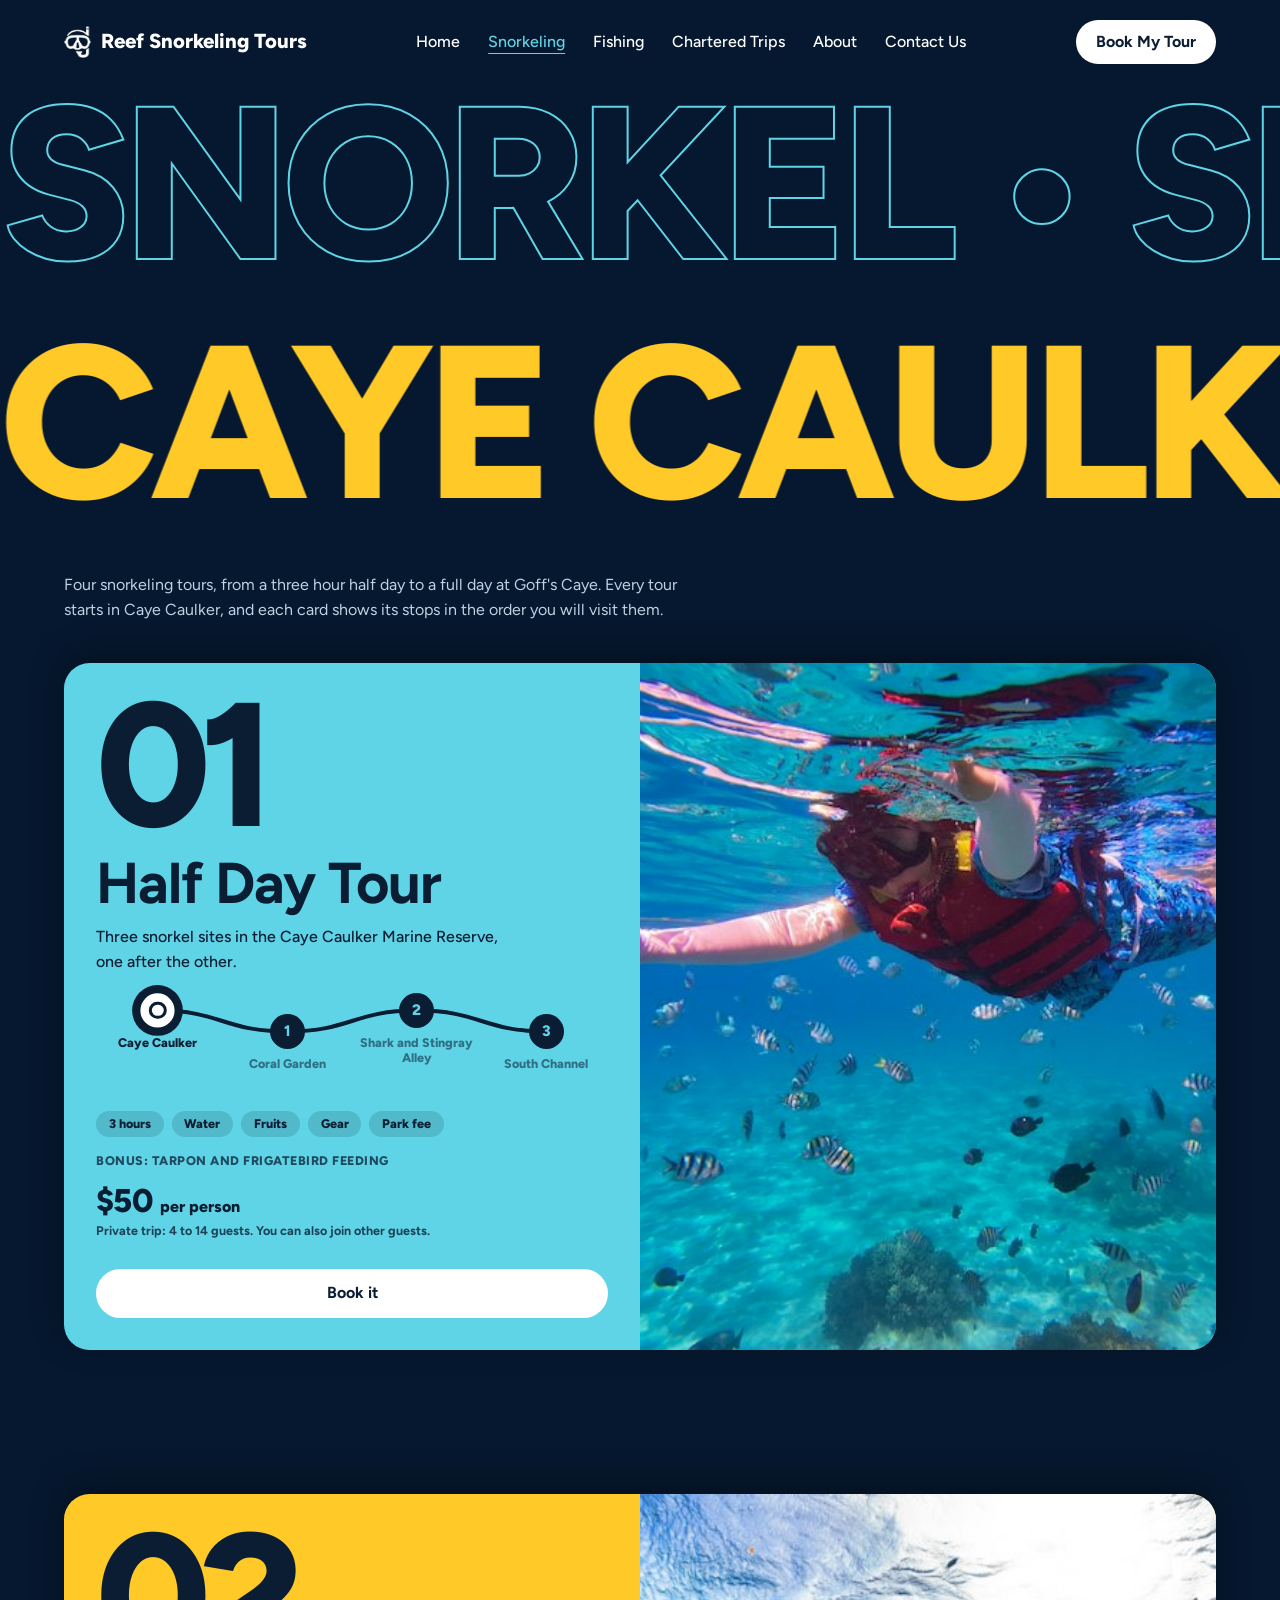
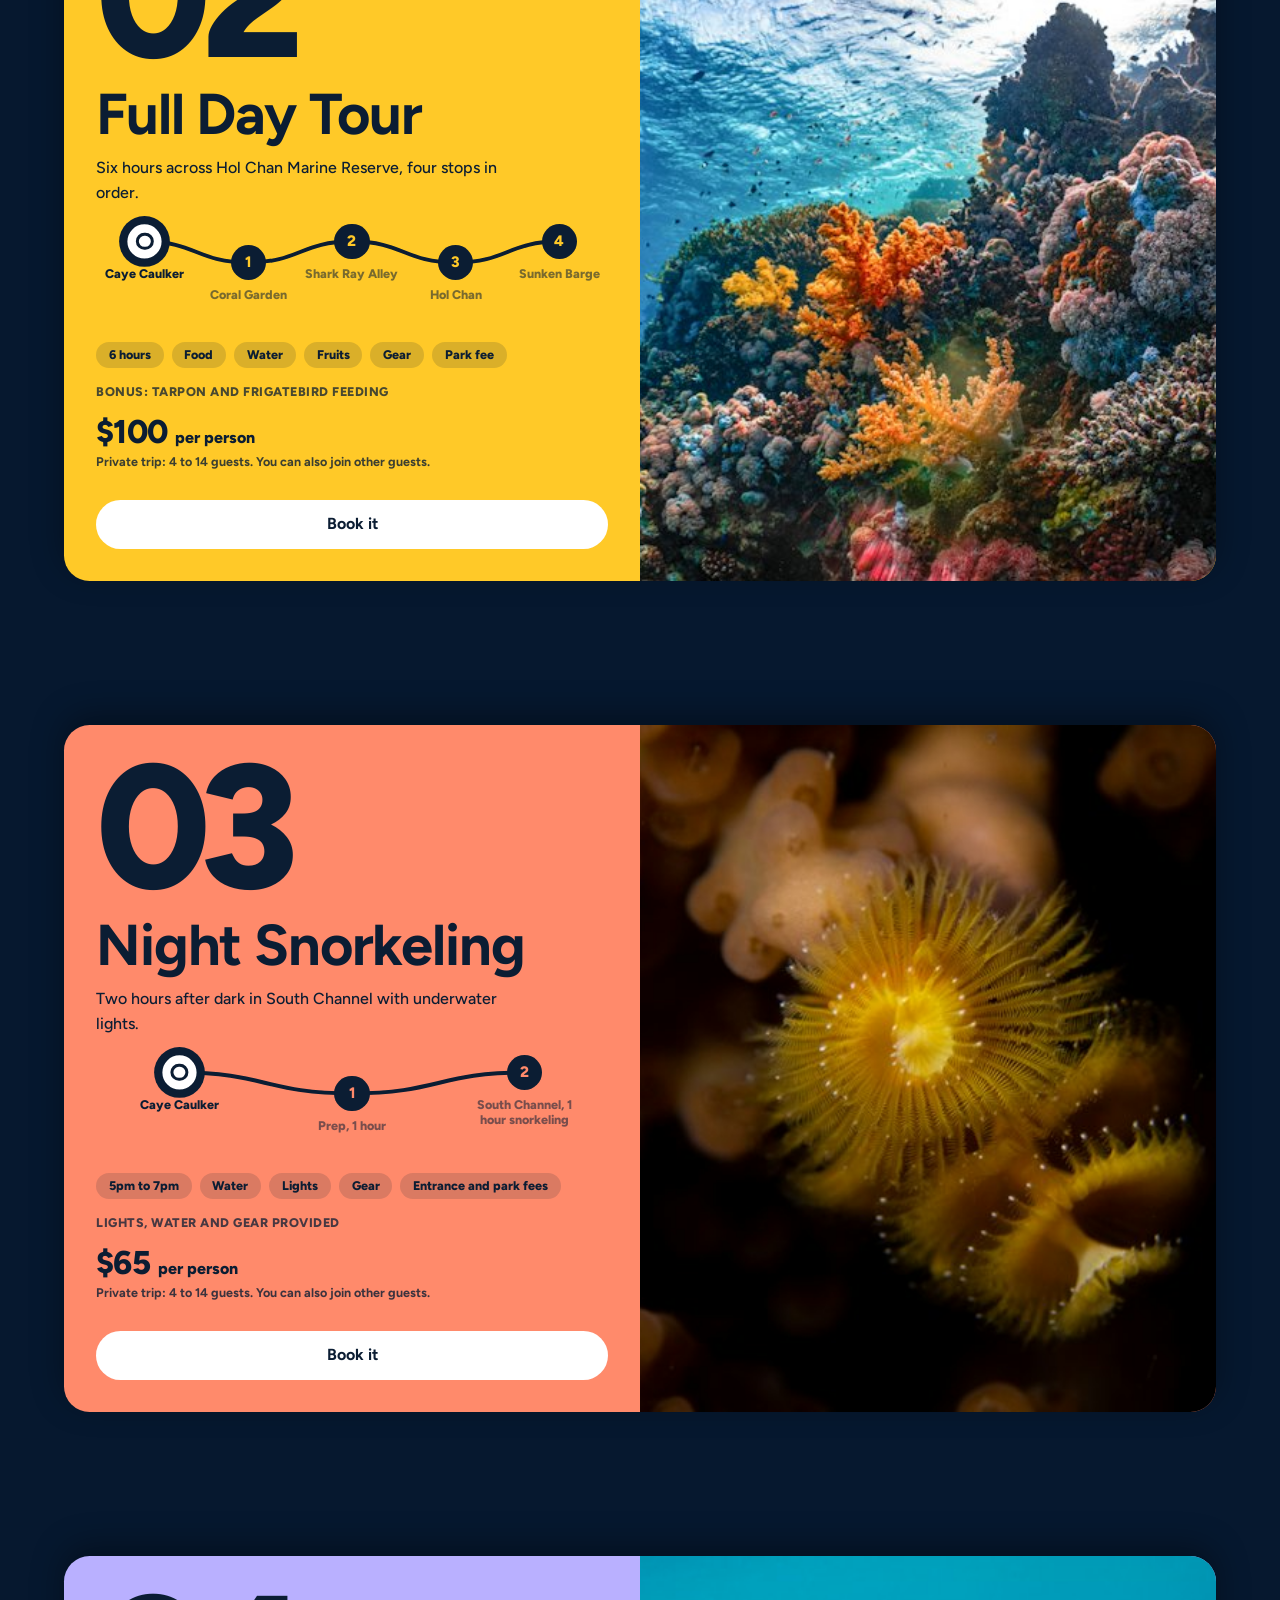
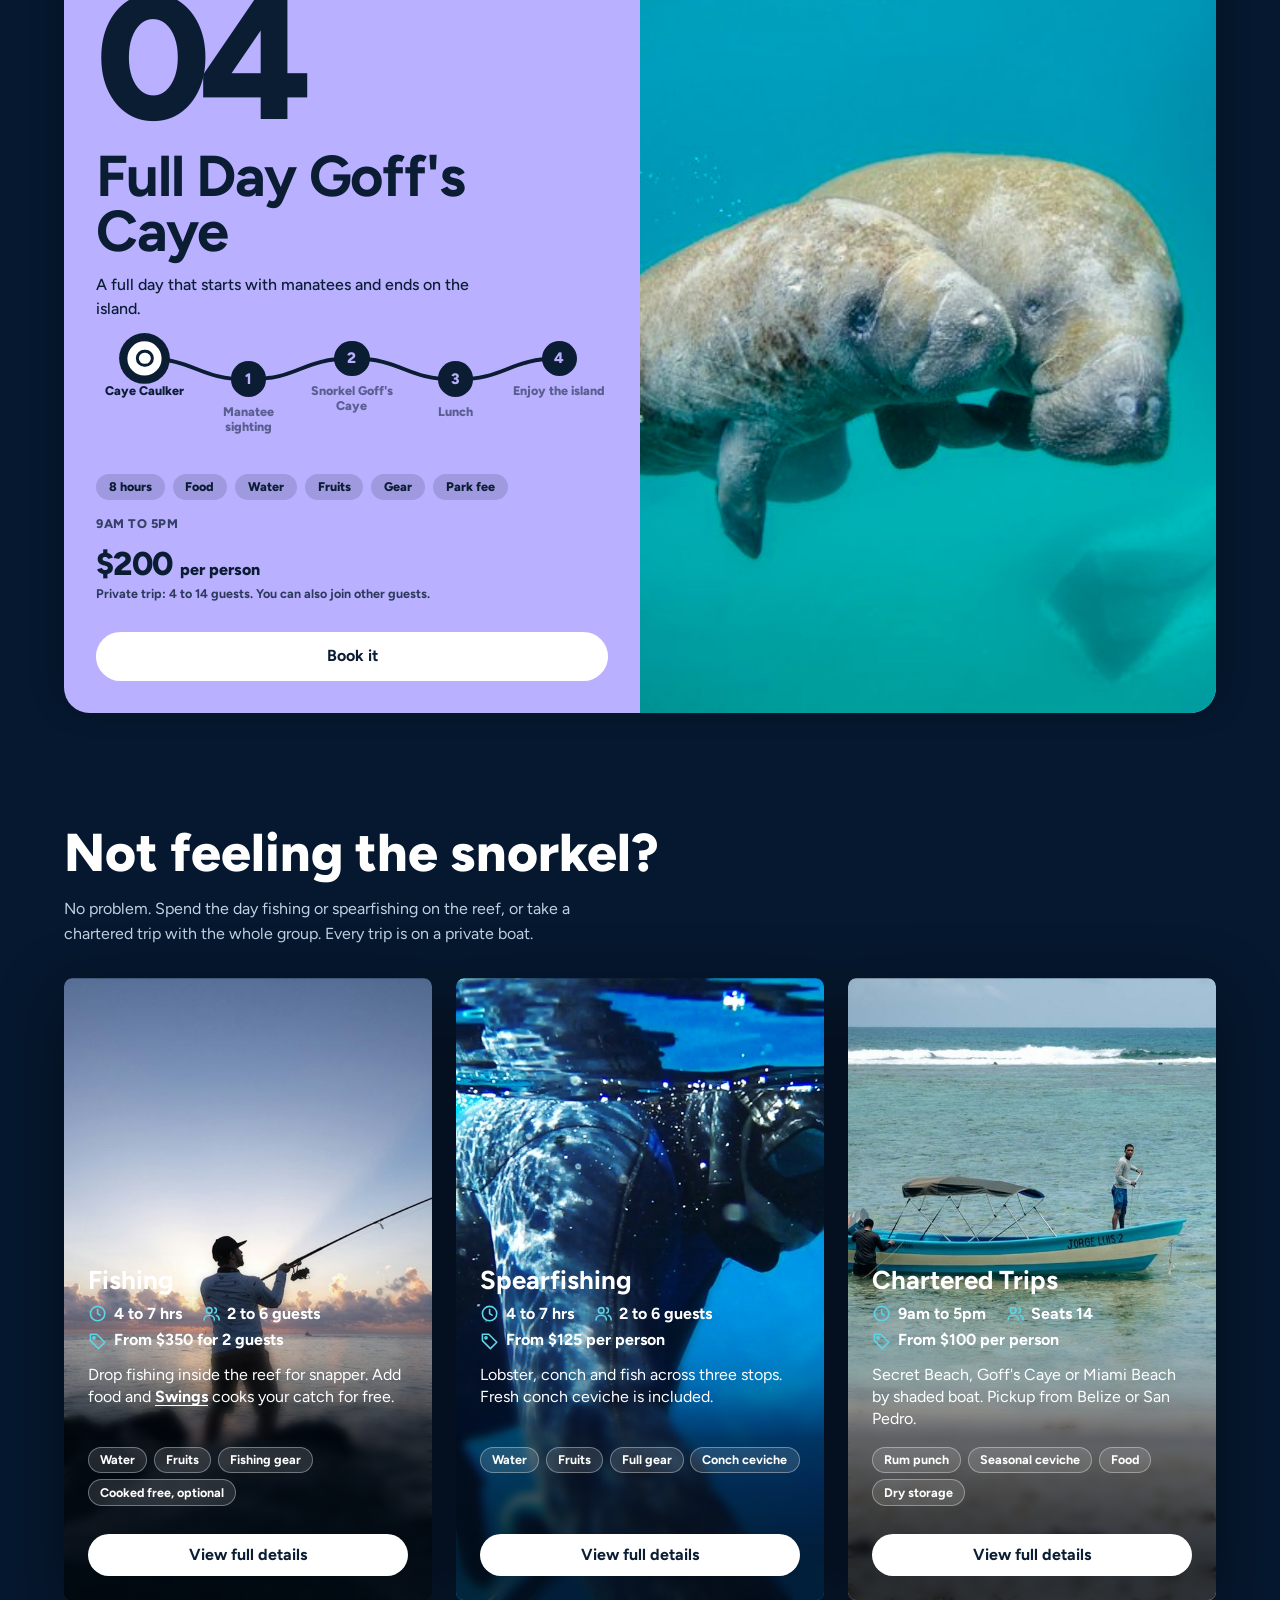
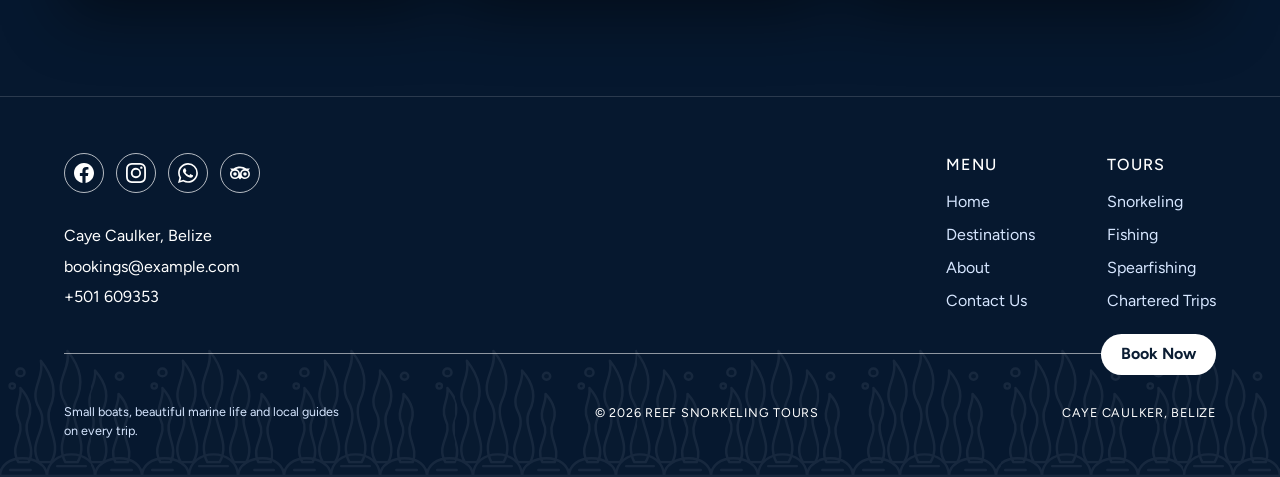
<file: snorkeling.html>
<!doctype html>
<html lang="en">
<head>
  <meta charset="utf-8">
  <meta name="viewport" content="width=device-width, initial-scale=1">
  <title>Snorkeling Tours in Caye Caulker | Reef Snorkeling Tours</title>
  <meta name="description" content="Four snorkeling tours from Caye Caulker, Belize: half day, full day at Hol Chan, night snorkeling and a full day at Goff's Caye. See every stop in order.">
  <meta name="keywords" content="snorkeling Caye Caulker, Belize snorkeling tours, half day snorkeling tour, full day snorkeling Hol Chan, night snorkeling Belize, Goff's Caye manatees, Shark Ray Alley, Coral Garden, Sunken Barge, South Channel">
  <meta name="author" content="Reef Snorkeling Tours">
  <meta name="publisher" content="Reef Snorkeling Tours">
  <meta name="application-name" content="Reef Snorkeling Tours">
  <meta name="robots" content="index, follow, max-image-preview:large, max-snippet:-1, max-video-preview:-1">
  <meta name="googlebot" content="index, follow, max-image-preview:large, max-snippet:-1, max-video-preview:-1">
  <meta name="geo.region" content="BZ-BZ">
  <meta name="geo.placename" content="Caye Caulker">
  <meta name="geo.position" content="17.7424;-88.0245">
  <meta name="theme-color" content="#06182f">
  <link rel="canonical" href="https://reefsnorkelingtours.com/snorkeling.html">
  <link rel="alternate" hreflang="en" href="https://reefsnorkelingtours.com/snorkeling.html">
  <link rel="alternate" hreflang="x-default" href="https://reefsnorkelingtours.com/snorkeling.html">
  <meta property="og:type" content="website">
  <meta property="og:site_name" content="Reef Snorkeling Tours">
  <meta property="og:locale" content="en_US">
  <meta property="og:title" content="Snorkeling Tours in Caye Caulker | Reef Snorkeling Tours">
  <meta property="og:description" content="Four snorkeling tours from Caye Caulker, Belize: half day, full day at Hol Chan, night snorkeling and a full day at Goff's Caye. See every stop in order.">
  <meta property="og:url" content="https://reefsnorkelingtours.com/snorkeling.html">
  <meta property="og:image" content="https://reefsnorkelingtours.com/images/og-image.jpg">
  <meta property="og:image:width" content="1200">
  <meta property="og:image:height" content="630">
  <meta property="og:image:alt" content="Silhouettes of a snorkeler's fins against the sun in deep blue water">
  <meta name="twitter:card" content="summary_large_image">
  <meta name="twitter:title" content="Snorkeling Tours in Caye Caulker | Reef Snorkeling Tours">
  <meta name="twitter:description" content="Four snorkeling tours from Caye Caulker, Belize: half day, full day at Hol Chan, night snorkeling and a full day at Goff's Caye. See every stop in order.">
  <meta name="twitter:image" content="https://reefsnorkelingtours.com/images/og-image.jpg">
  <meta name="twitter:image:alt" content="Silhouettes of a snorkeler's fins against the sun in deep blue water">
  <link rel="preconnect" href="https://fonts.googleapis.com">
  <link rel="preconnect" href="https://fonts.gstatic.com" crossorigin>
  <link rel="stylesheet" href="https://fonts.googleapis.com/css2?family=Figtree:wght@400;500;700;800&display=swap">
  <link rel="icon" href="favicon.ico" sizes="any">
  <link rel="icon" type="image/png" sizes="192x192" href="icon-192.png">
  <link rel="apple-touch-icon" href="apple-touch-icon.png">
  <link rel="manifest" href="manifest.webmanifest">
  <link rel="stylesheet" href="style.css">
  <script type="application/ld+json">
  {
    "@context": "https://schema.org",
    "@graph": [
      {
        "@type": "WebSite",
        "@id": "https://reefsnorkelingtours.com/#website",
        "url": "https://reefsnorkelingtours.com/",
        "name": "Reef Snorkeling Tours",
        "inLanguage": "en",
        "publisher": {
          "@id": "https://reefsnorkelingtours.com/#business"
        }
      },
      {
        "@type": [
          "TravelAgency",
          "LocalBusiness"
        ],
        "@id": "https://reefsnorkelingtours.com/#business",
        "name": "Reef Snorkeling Tours",
        "url": "https://reefsnorkelingtours.com/",
        "telephone": "+501609353",
        "email": "bookings@example.com",
        "address": {
          "@type": "PostalAddress",
          "addressLocality": "Caye Caulker",
          "addressRegion": "Belize District",
          "addressCountry": "BZ"
        }
      },
      {
        "@type": "CollectionPage",
        "@id": "https://reefsnorkelingtours.com/snorkeling.html#webpage",
        "url": "https://reefsnorkelingtours.com/snorkeling.html",
        "name": "Snorkeling Tours in Caye Caulker | Reef Snorkeling Tours",
        "description": "Four snorkeling tours from Caye Caulker, Belize: half day, full day at Hol Chan, night snorkeling and a full day at Goff's Caye. See every stop in order.",
        "inLanguage": "en",
        "isPartOf": {
          "@id": "https://reefsnorkelingtours.com/#website"
        },
        "about": {
          "@id": "https://reefsnorkelingtours.com/#business"
        },
        "breadcrumb": {
          "@id": "https://reefsnorkelingtours.com/snorkeling.html#breadcrumb"
        },
        "mainEntity": {
          "@id": "https://reefsnorkelingtours.com/snorkeling.html#tours"
        }
      },
      {
        "@type": "BreadcrumbList",
        "@id": "https://reefsnorkelingtours.com/snorkeling.html#breadcrumb",
        "itemListElement": [
          {
            "@type": "ListItem",
            "position": 1,
            "name": "Home",
            "item": "https://reefsnorkelingtours.com/"
          },
          {
            "@type": "ListItem",
            "position": 2,
            "name": "Snorkeling",
            "item": "https://reefsnorkelingtours.com/snorkeling.html"
          }
        ]
      },
      {
        "@type": "ItemList",
        "@id": "https://reefsnorkelingtours.com/snorkeling.html#tours",
        "name": "Snorkeling tours",
        "itemListElement": [
          {
            "@type": "ListItem",
            "position": 1,
            "url": "https://reefsnorkelingtours.com/snorkeling.html#half-day",
            "item": {
              "@type": "TouristTrip",
              "name": "Half Day Tour",
              "description": "Three hours and three snorkel sites at the Caye Caulker Marine Reserve: Coral Garden, Shark and Stingray Alley and South Channel, with tarpon and frigatebird feeding. Water, fruit, snorkeling equipment and the park fee are included.",
              "touristType": "Snorkelers",
              "provider": {
                "@id": "https://reefsnorkelingtours.com/#business"
              },
              "offers": {
                "@type": "Offer",
                "price": "50",
                "priceCurrency": "USD",
                "priceSpecification": {
                  "@type": "UnitPriceSpecification",
                  "price": "50",
                  "priceCurrency": "USD",
                  "unitText": "per person"
                }
              }
            }
          },
          {
            "@type": "ListItem",
            "position": 2,
            "url": "https://reefsnorkelingtours.com/snorkeling.html#full-day",
            "item": {
              "@type": "TouristTrip",
              "name": "Full Day Tour",
              "description": "Six hours and four stops at Hol Chan Marine Reserve: Coral Garden, Shark Ray Alley, Hol Chan and the Sunken Barge, with tarpon and frigatebird feeding. Food, water, fruit, snorkeling equipment and the park fee are included.",
              "touristType": "Snorkelers",
              "provider": {
                "@id": "https://reefsnorkelingtours.com/#business"
              },
              "offers": {
                "@type": "Offer",
                "price": "100",
                "priceCurrency": "USD",
                "priceSpecification": {
                  "@type": "UnitPriceSpecification",
                  "price": "100",
                  "priceCurrency": "USD",
                  "unitText": "per person"
                }
              }
            }
          },
          {
            "@type": "ListItem",
            "position": 3,
            "url": "https://reefsnorkelingtours.com/snorkeling.html#night",
            "item": {
              "@type": "TouristTrip",
              "name": "Night Snorkeling",
              "description": "Two hours in South Channel, one hour of preparation and one hour in the water with underwater lights. Water, lights, snorkeling equipment and the entrance and park fees are included.",
              "touristType": "Snorkelers",
              "provider": {
                "@id": "https://reefsnorkelingtours.com/#business"
              },
              "offers": {
                "@type": "Offer",
                "price": "65",
                "priceCurrency": "USD",
                "priceSpecification": {
                  "@type": "UnitPriceSpecification",
                  "price": "65",
                  "priceCurrency": "USD",
                  "unitText": "per person"
                }
              }
            }
          },
          {
            "@type": "ListItem",
            "position": 4,
            "url": "https://reefsnorkelingtours.com/snorkeling.html#goffs-caye",
            "item": {
              "@type": "TouristTrip",
              "name": "Full Day Goff's Caye",
              "description": "See manatees, snorkel Goff's Caye, stop for lunch and spend the rest of the day on the island, 9am to 5pm. Water, snorkeling equipment, fruit, food and the park fee are included.",
              "touristType": "Snorkelers",
              "provider": {
                "@id": "https://reefsnorkelingtours.com/#business"
              },
              "offers": {
                "@type": "Offer",
                "price": "200",
                "priceCurrency": "USD",
                "priceSpecification": {
                  "@type": "UnitPriceSpecification",
                  "price": "200",
                  "priceCurrency": "USD",
                  "unitText": "per person"
                }
              }
            }
          }
        ]
      }
    ]
  }
  </script>
</head>
<body>

  <svg hidden>
    <symbol id="i-clock" viewBox="0 0 24 24"><circle cx="12" cy="12" r="9"/><path d="M12 7v5l3 2"/></symbol>
    <symbol id="i-people" viewBox="0 0 24 24"><circle cx="9" cy="8" r="3.5"/><path d="M2.5 20c0-3.6 2.9-6 6.5-6s6.5 2.4 6.5 6M16 4.8a3.5 3.5 0 0 1 0 6.4M18 14.3c2.3.7 3.5 2.6 3.5 5.7"/></symbol>
  </svg>

  <header class="site-header">
    <a class="logo" href="./"><img decoding="async" loading="lazy" src="images/logo.webp" alt="" width="253" height="298">Reef Snorkeling Tours</a>
    <button class="menu-toggle" type="button" aria-expanded="false" aria-controls="menu" aria-label="Open menu">
      <svg class="icon line" viewBox="0 0 24 24"><path class="bars" d="M4 7h16M4 12h16M4 17h16"/><path class="x" d="M6 6l12 12M18 6 6 18"/></svg>
    </button>
    <div class="menu" id="menu">
      <nav>
        <a href="./">Home</a>
        <a href="snorkeling.html" aria-current="page">Snorkeling</a>
        <a href="fishing.html">Fishing</a>
        <a href="chartered-trips.html">Chartered Trips</a>
        <a href="./#about">About</a>
        <a href="contact.html">Contact Us</a>
      </nav>
      <a class="btn btn-light" href="contact.html?tour=general">Book My Tour</a>
    </div>
  </header>

  <main class="snorkel">
    <h1 class="visually-hidden">Snorkeling tours in Caye Caulker, Belize</h1>
    <div class="marq out" aria-hidden="true"><span>SNORKEL &bull; SNORKEL &bull; SNORKEL &bull; SNORKEL &bull; SNORKEL &bull; SNORKEL &bull;&nbsp;</span></div>
    <div class="marq fill" aria-hidden="true"><span>CAYE CAULKER &bull; CAYE CAULKER &bull; CAYE CAULKER &bull; CAYE CAULKER &bull;&nbsp;</span></div>
    <p class="snorkel-intro">Four snorkeling tours, from a three hour half day to a full day at Goff's Caye. Every tour starts in Caye Caulker, and each card shows its stops in the order you will visit them.</p>
    <div class="stack">
    <article class="card-p" id="half-day" style="--i: 0; --c: var(--aqua)">
      <div class="txt">
        <span class="num" aria-hidden="true">01</span>
        <div class="body">
          <h2>Half Day Tour</h2>
          <p>Three snorkel sites in the Caye Caulker Marine Reserve, one after the other.</p>
          <div class="trail" role="group" aria-label="Stops in order">
            <svg aria-hidden="true"><path class="base"/><path class="draw"/></svg>
            <span class="boat" aria-hidden="true"></span>
            <ol><li class="node start" style="--n: 0"><i aria-hidden="true">&#9679;</i><span>Caye Caulker</span></li><li class="node" style="--n: 1"><i>1</i><span>Coral Garden</span></li><li class="node" style="--n: 2"><i>2</i><span>Shark and Stingray Alley</span></li><li class="node" style="--n: 3"><i>3</i><span>South Channel</span></li></ol>
          </div>
          <ul class="row"><li>3 hours</li><li>Water</li><li>Fruits</li><li>Gear</li><li>Park fee</li></ul>
          <p class="bonus">Bonus: tarpon and frigatebird feeding</p>
          <div class="price"><strong>$50</strong><span>per person</span><small>Private trip: 4 to 14 guests. You can also join other guests.</small></div>
          <a class="btn btn-light" href="contact.html?tour=snorkeling&trip=half-day">Book it</a>
        </div>
      </div>
      <img src="images/half-day-tour-sm.jpg" srcset="images/half-day-tour-sm.jpg 640w, images/half-day-tour.jpg 1800w" sizes="(min-width: 50.01rem) 50vw, 100vw" alt="A snorkeler in a life vest above a school of small fish" width="640" height="480" loading="lazy" decoding="async">
    </article>
    <article class="card-p" id="full-day" style="--i: 1; --c: var(--yellow)">
      <div class="txt">
        <span class="num" aria-hidden="true">02</span>
        <div class="body">
          <h2>Full Day Tour</h2>
          <p>Six hours across Hol Chan Marine Reserve, four stops in order.</p>
          <div class="trail" role="group" aria-label="Stops in order">
            <svg aria-hidden="true"><path class="base"/><path class="draw"/></svg>
            <span class="boat" aria-hidden="true"></span>
            <ol><li class="node start" style="--n: 0"><i aria-hidden="true">&#9679;</i><span>Caye Caulker</span></li><li class="node" style="--n: 1"><i>1</i><span>Coral Garden</span></li><li class="node" style="--n: 2"><i>2</i><span>Shark Ray Alley</span></li><li class="node" style="--n: 3"><i>3</i><span>Hol Chan</span></li><li class="node" style="--n: 4"><i>4</i><span>Sunken Barge</span></li></ol>
          </div>
          <ul class="row"><li>6 hours</li><li>Food</li><li>Water</li><li>Fruits</li><li>Gear</li><li>Park fee</li></ul>
          <p class="bonus">Bonus: tarpon and frigatebird feeding</p>
          <div class="price"><strong>$100</strong><span>per person</span><small>Private trip: 4 to 14 guests. You can also join other guests.</small></div>
          <a class="btn btn-light" href="contact.html?tour=snorkeling&trip=full-day">Book it</a>
        </div>
      </div>
      <img src="images/full-day-tour-sm.jpg" srcset="images/full-day-tour-sm.jpg 640w, images/full-day-tour.jpg 1800w" sizes="(min-width: 50.01rem) 50vw, 100vw" alt="Colorful coral heads in sunlit water" width="640" height="480" loading="lazy" decoding="async">
    </article>
    <article class="card-p" id="night" style="--i: 2; --c: var(--coral-soft)">
      <div class="txt">
        <span class="num" aria-hidden="true">03</span>
        <div class="body">
          <h2>Night Snorkeling</h2>
          <p>Two hours after dark in South Channel with underwater lights.</p>
          <div class="trail" role="group" aria-label="Stops in order">
            <svg aria-hidden="true"><path class="base"/><path class="draw"/></svg>
            <span class="boat" aria-hidden="true"></span>
            <ol><li class="node start" style="--n: 0"><i aria-hidden="true">&#9679;</i><span>Caye Caulker</span></li><li class="node" style="--n: 1"><i>1</i><span>Prep, 1 hour</span></li><li class="node" style="--n: 2"><i>2</i><span>South Channel, 1 hour snorkeling</span></li></ol>
          </div>
          <ul class="row"><li>5pm to 7pm</li><li>Water</li><li>Lights</li><li>Gear</li><li>Entrance and park fees</li></ul>
          <p class="bonus">Lights, water and gear provided</p>
          <div class="price"><strong>$65</strong><span>per person</span><small>Private trip: 4 to 14 guests. You can also join other guests.</small></div>
          <a class="btn btn-light" href="contact.html?tour=snorkeling&trip=night">Book it</a>
        </div>
      </div>
      <img src="images/night-snorkeling-sm.jpg" srcset="images/night-snorkeling-sm.jpg 640w, images/night-snorkeling.jpg 1800w" sizes="(min-width: 50.01rem) 50vw, 100vw" alt="A yellow feather duster worm glowing against a dark reef" width="640" height="480" loading="lazy" decoding="async">
    </article>
    <article class="card-p" id="goffs-caye" style="--i: 3; --c: var(--lilac)">
      <div class="txt">
        <span class="num" aria-hidden="true">04</span>
        <div class="body">
          <h2>Full Day Goff's Caye</h2>
          <p>A full day that starts with manatees and ends on the island.</p>
          <div class="trail" role="group" aria-label="Stops in order">
            <svg aria-hidden="true"><path class="base"/><path class="draw"/></svg>
            <span class="boat" aria-hidden="true"></span>
            <ol><li class="node start" style="--n: 0"><i aria-hidden="true">&#9679;</i><span>Caye Caulker</span></li><li class="node" style="--n: 1"><i>1</i><span>Manatee sighting</span></li><li class="node" style="--n: 2"><i>2</i><span>Snorkel Goff's Caye</span></li><li class="node" style="--n: 3"><i>3</i><span>Lunch</span></li><li class="node" style="--n: 4"><i>4</i><span>Enjoy the island</span></li></ol>
          </div>
          <ul class="row"><li>8 hours</li><li>Food</li><li>Water</li><li>Fruits</li><li>Gear</li><li>Park fee</li></ul>
          <p class="bonus">9am to 5pm</p>
          <div class="price"><strong>$200</strong><span>per person</span><small>Private trip: 4 to 14 guests. You can also join other guests.</small></div>
          <a class="btn btn-light" href="contact.html?tour=snorkeling&trip=goffs-caye">Book it</a>
        </div>
      </div>
      <img src="images/goffs-caye-snorkeling-sm.jpg" srcset="images/goffs-caye-snorkeling-sm.jpg 640w, images/goffs-caye-snorkeling.jpg 1800w" sizes="(min-width: 50.01rem) 50vw, 100vw" alt="A manatee and calf swimming in clear water" width="640" height="480" loading="lazy" decoding="async">
    </article>
    </div>

    <section class="also">
      <h2>Not feeling the snorkel?</h2>
      <p>No problem. Spend the day fishing or spearfishing on the reef, or take a chartered trip with the whole group. Every trip is on a private boat.</p>
      <ul class="offers three">
        <li>
          <img decoding="async" src="images/fishing.jpg" alt="A fisherman casting a line from the rocks at sunrise" width="840" height="1120" loading="lazy">
          <h3>Fishing</h3>
          <p class="meta"><span><svg class="icon line"><use href="#i-clock"/></svg>4 to 7 hrs</span><span><svg class="icon line"><use href="#i-people"/></svg>2 to 6 guests</span><span><svg class="icon line" viewBox="0 0 24 24" aria-hidden="true"><path d="M3 12V4h8l10 10-8 8z"/><circle cx="7.5" cy="8.5" r="1.3"/></svg>From $350 for 2 guests</span></p>
          <p>Drop fishing inside the reef for snapper. Add food and <a class="swings" href="https://share.google/VO3ABcIWY1SggvuIT" target="_blank" rel="noopener noreferrer">Swings</a> cooks your catch for free.</p>
          <ul class="includes">
          <li>Water</li>
          <li>Fruits</li>
          <li>Fishing gear</li>
          <li>Cooked free, optional</li>
          </ul>
          <a class="btn btn-light" href="fishing.html#fishing">View full details</a>
        </li>
        <li>
          <img decoding="async" src="images/half-day-spearfishing.jpg" alt="A spearfisher in a wetsuit at the surface holding a speargun" width="1800" height="1100" loading="lazy">
          <h3>Spearfishing</h3>
          <p class="meta"><span><svg class="icon line"><use href="#i-clock"/></svg>4 to 7 hrs</span><span><svg class="icon line"><use href="#i-people"/></svg>2 to 6 guests</span><span><svg class="icon line" viewBox="0 0 24 24" aria-hidden="true"><path d="M3 12V4h8l10 10-8 8z"/><circle cx="7.5" cy="8.5" r="1.3"/></svg>From $125 per person</span></p>
          <p>Lobster, conch and fish across three stops. Fresh conch ceviche is included.</p>
          <ul class="includes">
          <li>Water</li>
          <li>Fruits</li>
          <li>Full gear</li>
          <li>Conch ceviche</li>
          </ul>
          <a class="btn btn-light" href="fishing.html#spearfishing">View full details</a>
        </li>
        <li>
          <img decoding="async" src="images/chartered-trips.jpg" alt="A shaded boat in shallow turquoise water off a white sand beach" width="840" height="1120" loading="lazy">
          <h3>Chartered Trips</h3>
          <p class="meta"><span><svg class="icon line"><use href="#i-clock"/></svg>9am to 5pm</span><span><svg class="icon line"><use href="#i-people"/></svg>Seats 14</span><span><svg class="icon line" viewBox="0 0 24 24" aria-hidden="true"><path d="M3 12V4h8l10 10-8 8z"/><circle cx="7.5" cy="8.5" r="1.3"/></svg>From $100 per person</span></p>
          <p>Secret Beach, Goff's Caye or Miami Beach by shaded boat. Pickup from Belize or San Pedro.</p>
          <ul class="includes">
          <li>Rum punch</li>
          <li>Seasonal ceviche</li>
          <li>Food</li>
          <li>Dry storage</li>
          </ul>
          <a class="btn btn-light" href="chartered-trips.html">View full details</a>
        </li>
      </ul>
    </section>
  </main>

<footer class="site-footer">
  <svg hidden width="0" height="0"><symbol id="i-fish" viewBox="0 0 80 50"><g fill="rgba(255,255,255,0.07)" stroke="currentColor" stroke-width="3.4" stroke-linejoin="round" stroke-linecap="round"><path d="M72 26C66 14 46 10 28 24L8 12C12 20 12 32 8 40L28 28C46 42 66 38 72 26Z"/><path d="M42 13L50 4C56 4 58 9 58 15"/><path d="M44 37L50 46C56 46 58 42 58 37"/><path d="M60 17C54 22 54 30 60 35"/><path d="M65 20C61 24 61 29 65 33"/><circle cx="66" cy="23" r="1.6" fill="currentColor"/></g></symbol></svg>
  <div class="foot-top">
    <div class="foot-info">
      <ul class="social">
        <li><a href="https://www.facebook.com/reefsnorkelingtour/" aria-label="Facebook" target="_blank" rel="noopener"><svg class="icon fill" viewBox="0 0 16 16"><path d="M16 8.049c0-4.446-3.582-8.05-8-8.05C3.58 0-.002 3.603-.002 8.05c0 4.017 2.926 7.347 6.75 7.951v-5.625h-2.03V8.05H6.75V6.275c0-2.017 1.195-3.131 3.022-3.131.876 0 1.791.157 1.791.157v1.98h-1.009c-.993 0-1.303.621-1.303 1.258v1.51h2.218l-.354 2.326H9.25V16c3.824-.604 6.75-3.934 6.75-7.951"/></svg></a></li>
        <li><a href="#" aria-label="Instagram" target="_blank" rel="noopener"><svg class="icon fill" viewBox="0 0 16 16"><path d="M8 0C5.829 0 5.556.01 4.703.048 3.85.088 3.269.222 2.76.42a3.9 3.9 0 0 0-1.417.923A3.9 3.9 0 0 0 .42 2.76C.222 3.268.087 3.85.048 4.7.01 5.555 0 5.827 0 8.001c0 2.172.01 2.444.048 3.297.04.852.174 1.433.372 1.942.205.526.478.972.923 1.417.444.445.89.719 1.416.923.51.198 1.09.333 1.942.372C5.555 15.99 5.827 16 8 16s2.444-.01 3.298-.048c.851-.04 1.434-.174 1.943-.372a3.9 3.9 0 0 0 1.416-.923c.445-.445.718-.891.923-1.417.197-.509.332-1.09.372-1.942C15.99 10.445 16 10.173 16 8s-.01-2.445-.048-3.299c-.04-.851-.175-1.433-.372-1.941a3.9 3.9 0 0 0-.923-1.417A3.9 3.9 0 0 0 13.24.42c-.51-.198-1.092-.333-1.943-.372C10.443.01 10.172 0 7.998 0zm-.717 1.442h.718c2.136 0 2.389.007 3.232.046.78.035 1.204.166 1.486.275.373.145.64.319.92.599s.453.546.598.92c.11.281.24.705.275 1.485.039.843.047 1.096.047 3.231s-.008 2.389-.047 3.232c-.035.78-.166 1.203-.275 1.485a2.5 2.5 0 0 1-.599.919c-.28.28-.546.453-.92.598-.28.11-.704.24-1.485.276-.843.038-1.096.047-3.232.047s-2.39-.009-3.233-.047c-.78-.036-1.203-.166-1.485-.276a2.5 2.5 0 0 1-.92-.598 2.5 2.5 0 0 1-.6-.92c-.109-.281-.24-.705-.275-1.485-.038-.843-.046-1.096-.046-3.233s.008-2.388.046-3.231c.036-.78.166-1.204.276-1.486.145-.373.319-.64.599-.92s.546-.453.92-.598c.282-.11.705-.24 1.485-.276.738-.034 1.024-.044 2.515-.045zm4.988 1.328a.96.96 0 1 0 0 1.92.96.96 0 0 0 0-1.92m-4.27 1.122a4.109 4.109 0 1 0 0 8.217 4.109 4.109 0 0 0 0-8.217m0 1.441a2.667 2.667 0 1 1 0 5.334 2.667 2.667 0 0 1 0-5.334"/></svg></a></li>
        <li><a href="#" aria-label="WhatsApp" target="_blank" rel="noopener"><svg class="icon fill" viewBox="0 0 16 16"><path d="M13.601 2.326A7.85 7.85 0 0 0 7.994 0C3.627 0 .068 3.558.064 7.926c0 1.399.366 2.76 1.057 3.965L0 16l4.204-1.102a7.9 7.9 0 0 0 3.79.965h.004c4.368 0 7.926-3.558 7.93-7.93A7.9 7.9 0 0 0 13.6 2.326zM7.994 14.521a6.6 6.6 0 0 1-3.356-.92l-.24-.144-2.494.654.666-2.433-.156-.251a6.56 6.56 0 0 1-1.007-3.505c0-3.626 2.957-6.584 6.591-6.584a6.56 6.56 0 0 1 4.66 1.931 6.56 6.56 0 0 1 1.928 4.66c-.004 3.639-2.961 6.592-6.592 6.592m3.615-4.934c-.197-.099-1.17-.578-1.353-.646-.182-.065-.315-.099-.445.099-.133.197-.513.646-.627.775-.114.133-.232.148-.43.05-.197-.1-.836-.308-1.592-.985-.59-.525-.985-1.175-1.103-1.372-.114-.198-.011-.304.088-.403.087-.088.197-.232.296-.346.1-.114.133-.198.198-.33.065-.134.034-.248-.015-.347-.05-.099-.445-1.076-.612-1.47-.16-.389-.323-.335-.445-.34-.114-.007-.247-.007-.38-.007a.73.73 0 0 0-.529.247c-.182.198-.691.677-.691 1.654s.71 1.916.81 2.049c.098.133 1.394 2.132 3.383 2.992.47.205.84.326 1.129.418.475.152.904.129 1.246.08.38-.058 1.171-.48 1.338-.943.164-.464.164-.86.114-.943-.049-.084-.182-.133-.38-.232"/></svg></a></li>
        <li><a href="#" aria-label="TripAdvisor" target="_blank" rel="noopener"><svg class="icon fill" viewBox="0 0 24 24"><path d="M12.006 4.295c-2.67 0-5.338.784-7.645 2.353H0l1.963 2.135a5.997 5.997 0 0 0 4.04 10.43 5.976 5.976 0 0 0 4.075-1.6L12 19.705l1.922-2.09a5.972 5.972 0 0 0 4.072 1.598 6 6 0 0 0 6-5.998 5.982 5.982 0 0 0-1.957-4.432L24 6.648h-4.35a13.573 13.573 0 0 0-7.644-2.353zM12 6.255c1.531 0 3.063.303 4.504.903C13.943 8.138 12 10.43 12 13.1c0-2.671-1.942-4.962-4.504-5.942A11.72 11.72 0 0 1 12 6.256zM6.002 9.157a4.059 4.059 0 1 1 0 8.118 4.059 4.059 0 0 1 0-8.118zm11.992.002a4.057 4.057 0 1 1 .003 8.115 4.057 4.057 0 0 1-.003-8.115zm-11.992 1.93a2.128 2.128 0 0 0 0 4.256 2.128 2.128 0 0 0 0-4.256zm11.992 0a2.128 2.128 0 0 0 0 4.256 2.128 2.128 0 0 0 0-4.256z"/></svg></a></li>
      </ul>
      <address>
        Caye Caulker, Belize<br>
        <a href="mailto:bookings@example.com">bookings@example.com</a><br>
        <a href="tel:+501609353">+501 609353</a>
      </address>
    </div>
    <nav class="foot-cols" aria-label="Footer">
      <div>
        <h3>Menu</h3>
        <ul>
          <li><a href="./">Home</a></li>
          <li><a href="./#destinations">Destinations</a></li>
          <li><a href="./#about">About</a></li>
          <li><a href="contact.html">Contact Us</a></li>
        </ul>
      </div>
      <div>
        <h3>Tours</h3>
        <ul>
          <li><a href="snorkeling.html">Snorkeling</a></li>
          <li><a href="fishing.html">Fishing</a></li>
          <li><a href="fishing.html#spearfishing">Spearfishing</a></li>
          <li><a href="chartered-trips.html">Chartered Trips</a></li>
        </ul>
      </div>
    </nav>
  </div>
  <div class="foot-rule"><a class="btn btn-light" href="contact.html?tour=general">Book Now</a></div>
  <div class="foot-bottom">
    <p>Small boats, beautiful marine life and local guides on every trip.</p>
    <span>&copy; 2026 Reef Snorkeling Tours</span>
    <span>Caye Caulker, Belize</span>
  </div>
  <div class="sea" aria-hidden="true">
  <span class="fish " style="--y:14%;--w:3.6rem;--t:20s;--d:-4s;--x:12%"><svg viewBox="0 0 80 50"><use href="#i-fish"/></svg></span>
  <span class="fish left" style="--y:58%;--w:2.6rem;--t:15s;--d:-9s;--x:38%"><svg viewBox="0 0 80 50"><use href="#i-fish"/></svg></span>
  <span class="fish " style="--y:34%;--w:3.2rem;--t:24s;--d:-13s;--x:62%"><svg viewBox="0 0 80 50"><use href="#i-fish"/></svg></span>
  <span class="fish left" style="--y:76%;--w:2.2rem;--t:17s;--d:-2s;--x:80%"><svg viewBox="0 0 80 50"><use href="#i-fish"/></svg></span>
  <span class="fish left" style="--y:46%;--w:3rem;--t:28s;--d:-18s;--x:24%"><svg viewBox="0 0 80 50"><use href="#i-fish"/></svg></span>
    <div class="diver"><svg viewBox="30 150 920 720"><circle class="bub b1" cx="62" cy="410" r="16"/><circle class="bub b2" cx="38" cy="360" r="11"/><path fill="#a3adba" d="M275.561329 288.148975l1.832755 0.915354-114.641368 229.281712-1.831731-0.915353z"/><path fill="#7c8898" d="M151.221719 490.305918m-74.30643 0a74.30643 74.30643 0 1 0 148.61286 0 74.30643 74.30643 0 1 0-148.61286 0Z"/><path fill="#7c8898" d="M291.342474 755.685731l-123.136545 80.67602c-14.861695 10.615643-33.96842 6.369591-44.584063-8.492104s-6.369591-33.96842 8.492105-44.584063l108.274849-72.183915c2.123538-2.122514 4.246052-4.246052 4.246053-8.492105V534.88998c0-16.98421 6.369591-36.091958 33.968419-53.076167l70.060378 29.722367-38.214472 210.181132c-2.122514 10.615643-6.368567 25.476315-19.106724 33.968419z"/><path fill="#6a7586" d="M754.166285 437.22975L594.937783 543.382085c-19.107748 12.738157-46.706577 8.492105-59.444734-12.738157-12.738157-19.107748-19.107748-63.691811 0-76.429968l157.104964-78.552482 21.230262-159.228502c4.246052-23.3538 27.599853-38.214472 50.95263-33.96842 23.3538 4.246052 38.214472 27.599853 33.968419 50.952629l-23.3538 176.212712c-4.245029 10.615643-10.614619 21.230262-21.229239 27.599853z"/><path fill="#7c8898" d="M881.548883 401.137793l-125.260083 78.552482-148.61286-21.230263c-10.615643-38.214472-61.568272-48.830115-101.906282-38.214472L299.834579 475.444222c-44.584063 10.615643-61.568272 53.076167-50.95263 91.29064 10.615643 38.214472 53.076167 61.568272 91.29064 50.952629l203.812565-53.076167h205.935079c8.492105 0 19.107748-2.122514 27.599853-6.369591l150.736397-84.922073c19.107748-12.738157 25.476315-40.33801 12.738158-59.444734-12.739181-19.1057-40.339034-25.475291-59.445758-12.737133z"/><path fill="#6a7586" d="M522.753868 522.151823l-184.704817 48.829091-10.615644 48.830115c4.246052 0 8.492105-2.123538 14.861696-2.123538l199.565489-53.076167h2.123538l-21.230262-42.459501z"/><path fill="#c3cbd6" d="M543.98413 564.612347h63.69181V458.460012c-10.615643-38.214472-61.568272-48.830115-101.906282-38.214472l-36.091958 10.615644 74.30643 133.751163zM119.375814 522.151823h97.66023c6.369591-12.738157 8.492105-27.599853 6.369591-42.460524h-144.367831v12.738157c0 4.246052 0 8.492105 2.123538 12.738157v4.246053c0 2.122514 2.123538 6.369591 2.123538 8.492105l6.369591 12.738157c2.123538 4.246052 6.369591 8.492105 8.492105 12.738157-0.001024-12.738157 10.614619-21.230262 21.229238-21.230262z"/><path fill="#c3cbd6" d="M98.145552 479.690275c-8.492105 0-14.861695 2.123538-21.230263 6.36959 0 14.861695 2.123538 31.845905 12.738158 46.706577 8.492105 12.738157 19.107748 21.230262 31.845905 27.599853 10.615643-10.615643 19.107748-23.3538 19.107748-38.214472-0.001024-23.3538-19.107748-42.461548-42.461548-42.461548z"/></svg></div>
    <i class="seagrass"></i>
  </div>
</footer>

<script src="menu.js"></script>
<script type="module" src="trail.js"></script>
<script type="module" src="loading.js"></script>
</body>
</html>
</file>
<file: style.css>
:root {
  --gutter: max(1.25rem, 5vw, calc((100vw - 100rem) / 2));
  --navy: #06182f;
  --deep: #0b2745;
  --ink: #0b1d33;
  --mist: #bcd3e3;
  --aqua: #5fd4e6;
  --yellow: #ffc928;
  --gold-deep: #9c6a00;
  --reef: #0a7387;
  --coral: #c8371d;
  --indigo: #5b4fc4;
  --coral-soft: #ff8a6b;
  --lilac: #b9b0ff;
  --text-xs: 0.786rem;
  --text-base: 1rem;
  --text-md: 1.272rem;
  --text-lg: 1.618rem;
  --text-xl: 2.058rem;
  --text-2xl: 2.618rem;
  --text-3xl: 3.33rem;
  --text-4xl: 4.236rem;
}

* {
  box-sizing: border-box;
}

html {
  scroll-padding-top: calc(var(--nav-h, 5.25rem) + 0.5rem);
}

body {
  margin: 0;
  background: var(--navy);
  color: #fff;
  font-family: "Figtree", system-ui, sans-serif;
  font-size: var(--text-base);
  line-height: 1.55;
}

svg[hidden] {
  display: none;
}

button {
  font: inherit;
}

a {
  color: inherit;
}

.swings {
  font-weight: 700;
  text-underline-offset: 0.18em;
}

:focus-visible {
  outline: 3px solid var(--yellow);
  outline-offset: 2px;
}

h1 {
  margin: 0 0 1rem -0.05em;
  font-size: var(--text-2xl);
  font-weight: 800;
  line-height: 1.05;
}

.icon {
  width: 1.25rem;
  height: 1.25rem;
  flex: none;
}

.fill {
  fill: currentColor;
}

.line {
  fill: none;
  stroke: currentColor;
  stroke-width: 2;
  stroke-linecap: round;
  stroke-linejoin: round;
}

.btn {
  display: inline-flex;
  align-items: center;
  gap: 0.5rem;
  padding: 0.7rem 1.4rem;
  border: 1px solid transparent;
  border-radius: 999px;
  font: inherit;
  font-weight: 700;
  text-decoration: none;
  cursor: pointer;
  transition: transform 0.2s, background-color 0.2s, border-color 0.2s, color 0.2s;
}

.btn:active {
  transform: none;
}

.btn-light {
  background: #fff;
  color: var(--ink);
}

.btn-ghost {
  background: rgba(255, 255, 255, 0.12);
  border-color: rgba(255, 255, 255, 0.55);
  color: #fff;
  -webkit-backdrop-filter: blur(8px);
  backdrop-filter: blur(8px);
}

.round {
  display: grid;
  place-items: center;
  width: 2.5rem;
  height: 2.5rem;
  padding: 0;
  border: 1px solid rgba(255, 255, 255, 0.45);
  border-radius: 50%;
  background: rgba(6, 24, 47, 0.55);
  color: #fff;
  cursor: pointer;
}

/* Header and mobile menu */

.site-header {
  position: fixed;
  inset: 0 0 auto;
  z-index: 20;
  display: flex;
  flex-wrap: wrap;
  align-items: center;
  justify-content: space-between;
  gap: 0.75rem 1.5rem;
  padding: 1.25rem var(--gutter);
}

.site-header::before {
  content: "";
  position: absolute;
  inset: 0;
  z-index: -1;
  border-bottom: 1px solid transparent;
  transition: background-color 0.25s, border-color 0.25s;
}

.site-header.scrolled::before {
  border-color: rgba(255, 255, 255, 0.1);
  background: rgba(6, 24, 47, 0.55);
  -webkit-backdrop-filter: blur(14px);
  backdrop-filter: blur(14px);
}

.logo {
  position: relative;
  z-index: 2;
  display: flex;
  align-items: center;
  gap: 0.5rem;
  font-size: var(--text-base);
  font-weight: 800;
  text-decoration: none;
}

.logo img {
  width: auto;
  height: 1.6rem;
}

.menu-toggle {
  position: relative;
  z-index: 2;
  display: grid;
  place-items: center;
  width: 3.25rem;
  height: 3.25rem;
  margin-right: -0.8rem;
  padding: 0;
  border: 0;
  background: none;
  color: #fff;
  cursor: pointer;
}

.menu-toggle .icon {
  width: 2.5rem;
  height: 2.5rem;
}

.menu-toggle[aria-expanded="false"] .x,
.menu-toggle[aria-expanded="true"] .bars {
  display: none;
}

.menu {
  position: fixed;
  inset: -1.5rem 0 0;
  z-index: 1;
  display: flex;
  flex-direction: column;
  justify-content: center;
  gap: 2rem;
  padding: 7.5rem var(--gutter) 3rem;
  background: var(--deep);
  overflow: hidden;
  visibility: hidden;
  transform: translateY(100%);
  transition: transform 0.5s cubic-bezier(0.55, 0, 0.9, 0.45), visibility 0s 0.5s;
}

.menu-open .menu {
  visibility: visible;
  transform: none;
  transition: transform 0.5s cubic-bezier(0.55, 0, 0.9, 0.45);
}

.menu-open {
  overflow: hidden;
}

.site-header nav {
  display: flex;
  flex-direction: column;
  flex-wrap: wrap;
  gap: 0.5rem;
}

.site-header nav a {
  font-size: var(--text-xl);
  font-weight: 800;
  line-height: 1.2;
  text-decoration: none;
}

.site-header nav a:hover,
.site-header nav a[aria-current] {
  color: var(--aqua);
}

.site-header nav a[aria-current] {
  text-decoration: underline;
  text-underline-offset: 0.35em;
}

.menu .btn {
  align-self: stretch;
  justify-content: center;
  padding: 0.8rem 1.6rem;
  font-size: var(--text-md);
}

.bubble {
  position: absolute;
  top: 0;
  left: var(--x);
  width: var(--size);
  height: var(--size);
  border: 1px solid rgba(255, 255, 255, 0.55);
  border-radius: 50%;
  background: radial-gradient(circle at 30% 30%, rgba(255, 255, 255, 0.55), rgba(255, 255, 255, 0.08) 60%);
  pointer-events: none;
  animation: splash var(--time) ease-out var(--delay) both;
}

/* Hero */

.hero {
  position: relative;
  display: grid;
  grid-template-columns: minmax(0, 1fr);
  grid-template-rows: 1fr auto;
  min-height: min(100vh, 60rem);
  min-height: min(100svh, 60rem);
  min-height: min(var(--hero-h, 100svh), 60rem);
  max-height: 60rem;
  padding-inline: var(--gutter);
  padding-top: calc(var(--nav-h, 5.25rem) - 1.25rem);
  overflow: hidden;
}

.hero-img {
  position: absolute;
  inset: 0;
  width: 100%;
  height: 100%;
  object-fit: cover;
}

.hero::after {
  content: "";
  position: absolute;
  inset: 0;
  background:
    linear-gradient(90deg, rgba(6, 24, 47, 0.7), transparent 65%),
    linear-gradient(transparent 45%, var(--navy));
  pointer-events: none;
}

.hero-text,
.strip {
  position: relative;
  z-index: 1;
}

.hero-text {
  align-self: center;
  max-width: 42rem;
}

.hero-desc {
  max-width: 26rem;
  margin: 0 0 3rem;
  color: var(--mist);
  line-height: 1.4;
  text-shadow: 0 1px 8px rgba(0, 0, 0, 0.5);
}

.hero-actions {
  display: flex;
  flex-direction: column;
  flex-wrap: wrap;
  gap: 0.75rem;
}

.hero-actions .btn {
  justify-content: center;
}

.trust {
  display: flex;
  align-items: center;
  gap: 0.9rem;
  margin-top: 0.75rem;
  text-shadow: 0 1px 8px rgba(0, 0, 0, 0.5);
}

.faces {
  display: flex;
}

.faces img {
  width: 3.25rem;
  height: 3.25rem;
  border: 2px solid var(--navy);
  border-radius: 50%;
  object-fit: cover;
}

.faces img + img {
  margin-left: -0.9rem;
}

.trust p {
  margin: 0;
  color: var(--mist);
  font-size: var(--text-base);
  line-height: 1.25;
}

.trust p span {
  display: block;
  color: #fff;
  font-size: var(--text-md);
  line-height: 1.1;
}

.strip {
  display: flex;
  align-items: center;
  justify-self: center;
  width: min(calc(100% + 2 * var(--gutter)), 100rem);
  padding-bottom: 2rem;
}

.cards {
  position: relative;
  flex: 1;
  min-width: 0;
  display: flex;
  gap: 1rem;
  margin: 0;
  padding: 0;
  overflow-x: auto;
  list-style: none;
  scroll-snap-type: x mandatory;
  scrollbar-width: none;
  mask-image: linear-gradient(90deg, transparent, #000 20%, #000 80%, transparent);
}

.cards li {
  flex: 0 0 min(17.67rem, 67vw);
  scroll-snap-align: center;
}

.card {
  display: grid;
  grid-template: minmax(0, 1fr) / minmax(0, 1fr);
  width: 100%;
  aspect-ratio: 16 / 9;
  padding: 0;
  border: 0;
  border-radius: 0.5rem;
  overflow: hidden;
  background: var(--navy);
  color: #fff;
  font: inherit;
  text-align: left;
  cursor: pointer;
  opacity: 0.55;
  transform: scale(0.9);
  transition: transform 0.3s, opacity 0.3s;
}

.card > * {
  grid-area: 1 / 1;
}

.card > :not(img) {
  position: relative;
  z-index: 1;
}

.card::after {
  content: "";
  grid-area: 1 / 1;
  align-self: end;
  position: relative;
  height: calc(58% + 1rem);
  margin: 0 -1rem -1rem;
  background: linear-gradient(to top, rgba(2, 10, 20, 0.6), transparent);
  -webkit-backdrop-filter: blur(8px);
  backdrop-filter: blur(8px);
  mask-image: linear-gradient(to top, #000 35%, transparent);
  pointer-events: none;
}

.card[aria-current] {
  opacity: 1;
  transform: scale(1);
}

.card:focus-visible {
  outline-offset: -3px;
}

.card img {
  width: 100%;
  height: 100%;
  object-fit: cover;
  filter: brightness(0.7);
}

.card-top {
  align-self: start;
  justify-self: start;
  margin: 0.7rem 0.9rem;
}

.card-chip {
  display: block;
  padding: 0.1rem 0.65rem;
  border-radius: 999px;
  color: #fff;
  font-size: var(--text-xs);
  font-weight: 800;
}

.card-chip.snorkeling {
  background: var(--reef);
}

.card-chip.spearfishing {
  background: var(--coral);
}

.card-chip.charter {
  background: var(--indigo);
}

.card-text {
  align-self: end;
  display: grid;
  margin: 0.8rem 0.9rem;
  line-height: 1.25;
  text-shadow: 0 1px 4px rgba(0, 0, 0, 0.6);
}

.card-text strong {
  font-size: var(--text-md);
}

.card-text span {
  font-size: var(--text-xs);
}

.lightbox {
  width: min(60rem, 92vw);
  padding: 0;
  border: 0;
  border-radius: 0.5rem;
  overflow: hidden;
  background: var(--navy);
  color: #fff;
}

.lightbox::backdrop {
  background: rgba(2, 10, 20, 0.85);
}

.lightbox img {
  width: 100%;
  max-height: 65vh;
  object-fit: cover;
}

.close {
  position: absolute;
  top: 0.75rem;
  right: 0.75rem;
}

.lightbox-text {
  padding: 1.25rem 1.5rem 1.5rem;
}

.where {
  margin: 0 0 0.25rem;
  color: var(--aqua);
  font-weight: 700;
}

.lightbox h2 {
  margin: 0 0 0.5rem;
  font-size: var(--text-lg);
  line-height: 1.1;
}

.lightbox-desc {
  max-width: 40rem;
  margin: 0;
  color: var(--mist);
  line-height: 1.4;
}

/* Section headings and intros */

.why h2,
.also h2,
.places h2 {
  margin: 0 0 1rem;
  font-size: var(--text-2xl);
  font-weight: 800;
  line-height: 1.05;
}

.also > p,
.places > p {
  max-width: 34rem;
  margin: 0 0 2rem;
  color: var(--mist);
}

/* Why snorkel with us */

.why {
  display: grid;
  grid-template-columns: minmax(0, 1fr);
  gap: 2.5rem;
  align-items: center;
  padding: 3rem var(--gutter) 4rem;
}

.why-text > p {
  max-width: 26rem;
  margin: 0 0 2.5rem;
  color: var(--mist);
}

.stats {
  display: grid;
  grid-template-columns: 1fr 1fr;
  gap: 1.5rem 2rem;
  max-width: 34rem;
  margin: 0;
  padding: 0;
  list-style: none;
  color: var(--mist);
  line-height: 1.3;
}

.stats li {
  padding-top: 1rem;
  border-top: 1px solid rgba(255, 255, 255, 0.2);
}

.stats strong {
  display: block;
  margin-bottom: 0.25rem;
  color: #fff;
  font-size: var(--text-2xl);
  font-weight: 800;
  line-height: 1.05;
}

.benefits {
  position: relative;
  display: flex;
  flex-direction: column;
  gap: 1rem;
  height: 24rem;
  margin: 0;
  padding: 0;
  overflow: hidden;
  list-style: none;
  mask-image: linear-gradient(180deg, transparent, #000 20%, #000 80%, transparent);
}

.benefits li {
  flex: none;
  width: 85%;
  margin-inline: auto;
  padding: 1.4rem 1.75rem;
  border-radius: 0.5rem;
  background: var(--deep);
  font-size: var(--text-lg);
  font-weight: 800;
  line-height: 1.2;
  opacity: 0.55;
  scale: 1;
  transform-origin: center;
  transition: scale 0.3s, opacity 0.3s;
}

.benefits li.on {
  opacity: 1;
  scale: 1.15;
}

.benefits span {
  color: var(--yellow);
  font-size: var(--text-xl);
  line-height: 1;
}

.benefits .icon {
  width: 0.85em;
  height: 0.85em;
  margin-right: 0.4rem;
  vertical-align: -0.1em;
}

/* Destinations */

.places {
  padding: 1rem var(--gutter) 5rem;
  scroll-margin-top: 2rem;
}

.spots {
  display: grid;
  grid-template-columns: minmax(0, 1fr);
  gap: 1.5rem;
  max-width: 34rem;
  margin: 0 auto;
  padding: 0;
  list-style: none;
}

.spots > li {
  position: relative;
  display: flex;
  flex-direction: column;
  justify-content: flex-end;
  aspect-ratio: 4 / 3;
  padding: 1.25rem 1.5rem;
  overflow: clip;
  border-radius: 0.5rem;
  clip-path: inset(0 round 0.5rem);
  background: var(--navy);
}

.spots > li > :not(img) {
  position: relative;
  z-index: 1;
}

.spots > li::after {
  content: "";
  position: absolute;
  inset: auto -2rem -2rem;
  height: 14rem;
  background: linear-gradient(to top, rgba(2, 10, 20, 0.8) 20%, rgba(2, 10, 20, 0.5) 60%, transparent 100%);
  -webkit-backdrop-filter: blur(5px);
  backdrop-filter: blur(5px);
  mask-image: linear-gradient(to top, #000 50%, transparent 100%);
  pointer-events: none;
}

.spots img {
  position: absolute;
  inset: -2rem;
  width: calc(100% + 4rem);
  height: calc(100% + 4rem);
  object-fit: cover;
}

.spots > li > .tags {
  position: absolute;
  top: 0.75rem;
  left: 0.75rem;
  display: flex;
  gap: 0.4rem;
}

.spots h3 {
  margin: 0 0 0.25rem;
  font-size: var(--text-lg);
  line-height: 1.1;
}

.spots p {
  margin: 0;
  line-height: 1.4;
}

/* We also offer */

.also {
  padding: 1rem var(--gutter) 6rem;
  scroll-margin-top: 2rem;
}

.offers {
  display: grid;
  grid-template-columns: minmax(0, 1fr);
  gap: 1.5rem;
  max-width: 34rem;
  margin: 0 auto;
  padding: 0;
  list-style: none;
  filter: drop-shadow(0 1rem 2rem rgba(0, 0, 0, 0.45));
}

.offers > li {
  position: relative;
  display: flex;
  flex-direction: column;
  justify-content: flex-end;
  min-height: clamp(34rem, 38vw, 36rem);
  padding: 0 1.5rem 1.5rem;
  overflow: clip;
  border-radius: 0.5rem;
  clip-path: inset(0 round 0.5rem);
  background: var(--navy);
}

.offers > li > :not(img) {
  position: relative;
  z-index: 1;
}

.offers > li::after {
  content: "";
  position: absolute;
  inset: auto -2rem -2rem;
  height: 24rem;
  background: linear-gradient(to top, rgba(2, 10, 20, 0.8) 20%, rgba(2, 10, 20, 0.55) 55%, transparent 100%);
  -webkit-backdrop-filter: blur(5px);
  backdrop-filter: blur(5px);
  mask-image: linear-gradient(to top, #000 50%, transparent 100%);
  pointer-events: none;
}

.offers img {
  position: absolute;
  inset: -2rem;
  width: calc(100% + 4rem);
  height: calc(100% + 4rem);
  object-fit: cover;
}

.offers h3 {
  margin: 0 0 0.5rem;
  font-size: var(--text-lg);
  line-height: 1.1;
}

.offers p {
  margin: 0 0 1rem;
  line-height: 1.4;
}

.offers .meta {
  display: flex;
  flex-wrap: wrap;
  gap: 0.25rem 1.25rem;
  margin-bottom: 0.75rem;
  font-weight: 700;
}

.offers .meta span {
  display: inline-flex;
  align-items: center;
  gap: 0.4rem;
}

.offers .icon {
  width: 1.2rem;
  height: 1.2rem;
  color: var(--aqua);
}

.includes {
  display: flex;
  flex-wrap: wrap;
  gap: 0.4rem;
  margin: 0 0 1.25rem;
  padding: 0;
  list-style: none;
}

.includes li {
  padding: 0.15rem 0.7rem;
  border: 1px solid rgba(255, 255, 255, 0.35);
  border-radius: 999px;
  background: rgba(255, 255, 255, 0.12);
  font-size: var(--text-xs);
  font-weight: 700;
}

.offers .btn {
  justify-content: center;
  margin-top: 0.5rem;
  white-space: nowrap;
  padding: 0.5rem 1rem;
}

/* Contact page */

.stick-foot {
  display: flex;
  flex-direction: column;
  min-height: 100vh;
  min-height: 100svh;
}

.stick-foot .page {
  flex: 1;
}

.page {
  padding-inline: var(--gutter);
  padding-top: calc(var(--nav-h, 5.25rem) - 1.25rem);
}

.contact-marq {
  margin-inline: calc(-1 * var(--gutter));
  overflow: hidden;
}

.contact-marq .marq span {
  font-size: clamp(4rem, 12vw, 10rem);
}

.contact-marq .marq.out span {
  -webkit-text-stroke-color: var(--yellow);
}

.contact-marq .marq.fill span {
  color: var(--coral-soft);
}

.contact {
  display: grid;
  grid-template-columns: minmax(0, 1fr);
  gap: 1.75rem;
  padding: 2.5rem 0 6rem;
}

.contact-head h1 {
  margin: 0 0 0.75rem;
}

.contact-intro {
  max-width: 24rem;
  margin: 0;
  color: var(--mist);
}

.bento {
  display: grid;
  grid-template-columns: repeat(2, minmax(0, 1fr));
  gap: 0.6rem;
  max-width: 56rem;
  font-style: normal;
}

.bt {
  display: flex;
  align-items: center;
  gap: 0.8rem;
  min-width: 0;
  min-height: 4.3rem;
  padding: 0.7rem 1rem;
  border-radius: 0.8rem;
  background: linear-gradient(160deg, rgba(255, 255, 255, 0.09), rgba(255, 255, 255, 0.03));
  text-decoration: none;
  transition: background-color 0.25s, translate 0.25s, scale 0.25s;
}

.bt .icon {
  flex: none;
  width: 1.5rem;
  height: 1.5rem;
  color: var(--aqua);
  transition: scale 0.3s cubic-bezier(0.3, 1.7, 0.5, 1);
}

.bt-text {
  display: grid;
  min-width: 0;
}

.bt-text small {
  color: var(--mist);
  font-size: var(--text-xs);
  font-weight: 800;
  letter-spacing: 0.1em;
  text-transform: uppercase;
}

.bt-text strong {
  overflow: hidden;
  font-size: 1rem;
  line-height: 1.2;
  text-overflow: ellipsis;
  white-space: nowrap;
}

.bt-email,
.bt-phone,
.bt-loc {
  grid-column: span 2;
}

.bt-email {
  background: var(--aqua);
  color: var(--ink);
}

.bt-email .icon {
  color: var(--ink);
}

.bt-email .bt-text small {
  color: rgba(11, 29, 51, 0.75);
}

@media (hover: hover) {
  .bt:hover {
    translate: 0 -0.2rem;
  }

  .bt:not(.bt-email):hover {
    background: rgba(95, 212, 230, 0.16);
  }

  .bt:hover .icon {
    scale: 1.18;
  }
}

@media (min-width: 40rem) {
  .bento {
    grid-template-columns: repeat(12, minmax(0, 1fr));
  }

  .bt-email {
    grid-column: span 5;
  }

  .bt-phone {
    grid-column: span 3;
  }

  .bt-loc {
    grid-column: span 4;
  }

  .bt-soc {
    grid-column: span 3;
  }
}

.stepper {
  position: relative;
  min-width: 0;
  max-width: 56rem;
  padding: 1.25rem;
  overflow: hidden;
  border-radius: 0.8rem;
  color-scheme: dark;
  isolation: isolate;
}

.stepper::before,
.stepper::after {
  content: "";
  position: absolute;
  z-index: -1;
  background-image: url("images/water-light.svg");
  pointer-events: none;
  will-change: transform;
}

.stepper::before {
  inset: -640px 0 0 -640px;
  background-size: 640px 640px;
  opacity: 0.45;
  animation: water-a 70s linear infinite;
}

.stepper::after {
  inset: 0 -480px -480px 0;
  background-size: 480px 480px;
  opacity: 0.26;
  animation: water-b 95s linear infinite;
}

@keyframes water-a {
  to {
    transform: translate(640px, 640px);
  }
}

@keyframes water-b {
  to {
    transform: translate(-480px, -480px);
  }
}

.stepper [hidden] {
  display: none !important;
}

.stepper-top {
  display: grid;
  gap: 0.9rem;
  margin-bottom: 1.5rem;
}

.segs {
  display: flex;
  gap: 0.4rem;
}

.segs i {
  flex: 1;
  height: 5px;
  overflow: hidden;
  border-radius: 5px;
  background: rgba(255, 255, 255, 0.25);
}

.segs i::after {
  content: "";
  display: block;
  width: 0;
  height: 100%;
  background: var(--yellow);
  transition: width 0.6s cubic-bezier(0.3, 1, 0.4, 1);
}

.segs i.is-done::after {
  width: 100%;
}

.segs i.is-now::after {
  width: 45%;
  background: var(--aqua);
}

.stepper-count {
  margin: 0;
  color: var(--yellow);
  font-size: var(--text-xs);
  font-weight: 800;
  letter-spacing: 0.12em;
  text-transform: uppercase;
}

.step h2 {
  margin: 0 0 0.35rem;
  font-size: var(--text-xl);
  line-height: 1.05;
  letter-spacing: -0.02em;
  outline: none;
}

.step .hint {
  margin: 0 0 1.25rem;
  color: var(--mist);
}

.actions .btn:disabled {
  opacity: 0.45;
  cursor: not-allowed;
  transform: none;
}

.is-locked .choice,
.is-locked .tr-item {
  pointer-events: none;
}

.step.enter {
  animation: step-in 0.45s cubic-bezier(0.2, 0.8, 0.2, 1) both;
}

.step.enter[data-dir="back"] {
  animation-name: step-back;
}

@keyframes step-in {
  from {
    opacity: 0;
    translate: 2rem 0;
  }
}

@keyframes step-back {
  from {
    opacity: 0;
    translate: -2rem 0;
  }
}

.choice {
  position: relative;
  display: block;
  cursor: pointer;
}

.choice input {
  position: absolute;
  inset: 0;
  z-index: 1;
  width: 100%;
  height: 100%;
  margin: 0;
  opacity: 0;
  cursor: pointer;
}

.choice .face {
  display: grid;
  gap: 0.35rem;
  height: 100%;
  border: 2px solid rgba(255, 255, 255, 0.2);
  border-radius: 1.2rem;
  background: rgba(255, 255, 255, 0.05);
  transition: translate 0.25s, border-color 0.25s, background-color 0.25s, box-shadow 0.25s;
}

.choice .face strong {
  font-size: var(--text-md);
  line-height: 1.1;
}

.choice .face span {
  color: var(--mist);
  font-size: 0.95rem;
  line-height: 1.35;
}

.choice input:focus-visible + .face {
  outline: 3px solid var(--aqua);
  outline-offset: 3px;
}

.choice.is-on .face {
  border-color: var(--aqua);
  box-shadow: 0 0 0 3px rgba(95, 212, 230, 0.3);
}

.choice .tick {
  position: absolute;
  top: 0.75rem;
  right: 0.75rem;
  z-index: 2;
  display: grid;
  place-items: center;
  width: 1.8rem;
  height: 1.8rem;
  border-radius: 50%;
  background: var(--aqua);
  color: var(--ink);
  scale: 0;
  pointer-events: none;
  transition: scale 0.4s cubic-bezier(0.3, 1.8, 0.5, 1);
}

.choice .tick svg,
.status svg,
.alert svg {
  width: 1.1rem;
  height: 1.1rem;
  fill: none;
  stroke: currentColor;
  stroke-width: 2.6;
  stroke-linecap: round;
  stroke-linejoin: round;
}

.choice.is-on .tick {
  scale: 1;
}

.choice.pop .face {
  animation: pop 0.45s cubic-bezier(0.3, 1.5, 0.5, 1);
}

@keyframes pop {
  40% {
    scale: 1.04;
  }
}

@media (hover: hover) {
  .choice:hover .face {
    translate: 0 -0.2rem;
    border-color: rgba(255, 255, 255, 0.5);
  }

  .choice.is-on:hover .face {
    border-color: var(--yellow);
  }
}

.reasons,
.cats,
.trips {
  display: grid;
  gap: 0.9rem;
}

.reason .face {
  align-content: center;
  padding: 1.25rem 3rem 1.25rem 1.25rem;
}

.reason .big-ico {
  width: 2.4rem;
  height: 2.4rem;
  margin-bottom: 0.35rem;
  fill: none;
  stroke: currentColor;
  stroke-width: 1.8;
  stroke-linecap: round;
  stroke-linejoin: round;
}

.ico-row {
  display: flex;
  gap: 0.5rem;
  margin-bottom: 0.35rem;
}

.ico-row i {
  display: grid;
  place-items: center;
  width: 2.8rem;
  height: 2.8rem;
  color: var(--ink);
}

.logo-mask {
  width: 2rem;
  height: 2.35rem;
  background: currentColor;
  -webkit-mask: url("images/logo.webp") center / contain no-repeat;
  mask: url("images/logo.webp") center / contain no-repeat;
}

.ico-row svg.ico-fish {
  stroke-width: 3.6;
}

.ico-row svg {
  width: 2.1rem;
  height: 2.1rem;
  fill: none;
  stroke: currentColor;
  stroke-width: 2;
  stroke-linecap: round;
  stroke-linejoin: round;
}

.reason.book .face {
  padding: 1.75rem 3rem 1.75rem 1.5rem;
  border-color: transparent;
  background: var(--aqua);
  color: var(--ink);
}

.reason.book .face span {
  color: rgba(11, 29, 51, 0.8);
}

.reason.book .face strong {
  font-size: var(--text-lg);
}

.reason.book .tick {
  background: var(--ink);
  color: var(--aqua);
}

.reason.book.is-on .face {
  border-color: transparent;
  box-shadow: 0 0 0 4px rgba(95, 212, 230, 0.45);
}

.reason .flag {
  justify-self: start;
  padding: 0.3rem calc(0.8rem - 0.08em) 0.3rem 0.8rem;
  border-radius: 999px;
  background: var(--ink);
  color: var(--aqua) !important;
  font-size: var(--text-xs) !important;
  line-height: 1 !important;
  font-weight: 800;
  letter-spacing: 0.08em;
  text-transform: uppercase;
}

@supports (text-box: trim-both cap alphabetic) {
  .reason .flag {
    padding-block: 0.42rem;
    text-box: trim-both cap alphabetic;
  }
}

.cats {
  grid-template-columns: repeat(2, minmax(0, 1fr));
  gap: 0.75rem;
}

.cat .face {
  position: relative;
  align-content: end;
  min-height: 10.5rem;
  padding: 0.9rem;
  overflow: hidden;
}

.cat .face::after {
  content: "";
  position: absolute;
  inset: 0;
  background: linear-gradient(to top, rgba(2, 10, 20, 0.85) 15%, rgba(2, 10, 20, 0.2) 70%);
}

.cat .face img {
  position: absolute;
  inset: 0;
  width: 100%;
  height: 100%;
  object-fit: cover;
  transition: scale 0.5s;
}

.cat .face > * {
  position: relative;
  z-index: 1;
}

.cat .face img {
  position: absolute;
  z-index: 0;
}

.cat .face span {
  color: #fff;
  font-size: 0.85rem;
  white-space: nowrap;
}

.cat .face .cat-ico {
  position: absolute;
  top: 0.7rem;
  left: 0.7rem;
  display: grid;
  place-items: center;
  width: 2.5rem;
  height: 2.5rem;
  color: #fff;
  filter: drop-shadow(0 1px 4px rgba(0, 0, 0, 0.65));
}

.cat .cat-ico img {
  position: static;
  width: 1.9rem;
  height: auto;
}

.cat .cat-ico svg.ico-fish {
  stroke-width: 3.8;
}

.cat .cat-ico svg {
  width: 2rem;
  height: 2rem;
  fill: none;
  stroke: currentColor;
  stroke-width: 2;
  stroke-linecap: round;
  stroke-linejoin: round;
}

@media (hover: hover) {
  .cat:hover .face > img {
    scale: 1.08;
  }
}

.tr {
  display: grid;
  gap: 1.25rem;
}

.tr-list {
  display: grid;
  align-content: start;
  gap: 0.5rem;
}

.tr-item {
  position: relative;
  display: grid;
  grid-template-columns: 3.6rem minmax(0, 1fr);
  gap: 0.8rem;
  align-items: center;
  padding: 0.5rem;
  border: 2px solid rgba(255, 255, 255, 0.16);
  border-radius: 1rem;
  background: rgba(255, 255, 255, 0.04);
  cursor: pointer;
  transition: border-color 0.2s, background-color 0.2s, translate 0.2s;
}

.tr-item input {
  position: absolute;
  inset: 0;
  width: 100%;
  height: 100%;
  margin: 0;
  opacity: 0;
  cursor: pointer;
}

.tr-item input:focus-visible + img,
.tr-item input:focus-visible + .tr-help {
  outline: 3px solid var(--aqua);
  outline-offset: 3px;
}

.tr-item img,
.tr-help {
  width: 100%;
  height: auto;
  aspect-ratio: 1;
  border-radius: 0.6rem;
  object-fit: cover;
}

.tr-help {
  display: grid;
  place-items: center;
  background: rgba(255, 255, 255, 0.1);
  color: var(--yellow);
}

.tr-help .tr-i {
  width: 1.6rem;
  height: 1.6rem;
}

.tr-item strong {
  display: block;
  font-size: 1rem;
  line-height: 1.15;
}

.tr-item small {
  display: inline-flex;
  align-items: center;
  gap: 0.35rem;
  color: var(--mist);
  font-size: 0.85rem;
}

.tr-item small .tr-i {
  width: 0.95rem;
  height: 0.95rem;
  color: var(--aqua);
}

.tr-item.is-focus,
.tr-item.is-on {
  border-color: var(--aqua);
  background: rgba(95, 212, 230, 0.1);
}

.tr-item.pop {
  animation: pop 0.45s cubic-bezier(0.3, 1.5, 0.5, 1);
}

@media (hover: hover) {
  .tr-item:hover {
    translate: 0.25rem 0;
    border-color: rgba(255, 255, 255, 0.5);
  }

  .tr-item.is-focus:hover,
  .tr-item.is-on:hover {
    border-color: var(--aqua);
  }
}

.tr-panel {
  position: relative;
  container-type: inline-size;
  overflow: hidden;
  border-radius: 1.4rem;
  background: var(--navy);
}

.tr-bg {
  position: absolute;
  inset: 0;
  z-index: 0;
  width: 100%;
  height: 100%;
  object-fit: cover;
}

.tr-panel::after {
  content: "";
  position: absolute;
  inset: 0;
  z-index: 0;
  background: linear-gradient(to top, rgba(2, 10, 20, 0.92) 30%, rgba(2, 10, 20, 0.72) 62%, rgba(2, 10, 20, 0.12) 100%);
  -webkit-backdrop-filter: blur(6px);
  backdrop-filter: blur(6px);
  -webkit-mask-image: linear-gradient(to top, #000 62%, transparent 100%);
  mask-image: linear-gradient(to top, #000 62%, transparent 100%);
  pointer-events: none;
}

.tr-panel.swap {
  animation: tr-swap 0.4s both;
}

@keyframes tr-swap {
  from {
    opacity: 0;
    translate: 0 0.8rem;
  }
}

.tr-hero {
  position: relative;
  z-index: 1;
  display: grid;
  align-content: end;
  gap: 0.5rem;
  min-height: 13rem;
  padding: 1.1rem 1.25rem 0.25rem;
}

.tr-hero h3 {
  margin: 0;
  font-size: var(--text-lg);
  line-height: 1;
  text-shadow: 0 2px 12px rgba(0, 0, 0, 0.5);
}

.tr-hero .tr-meta {
  color: #fff;
}

.tr-body {
  position: relative;
  z-index: 1;
  padding: 1rem 1.25rem 1.25rem;
}

.tr-body .btn {
  justify-content: center;
  width: 100%;
  margin-top: 1.25rem;
}

.tr-trust {
  display: flex;
  align-items: center;
  gap: 0.6rem;
  margin: 1.25rem 0 0;
  font-size: 0.9rem;
  font-weight: 700;
}

.tr-stars {
  display: inline-flex;
  align-items: center;
}

.tr-star {
  width: 1.3rem;
  height: 1.3rem;
  fill: var(--yellow);
  stroke: rgba(2, 10, 20, 0.85);
  stroke-width: 1.2;
  stroke-linejoin: round;
}

.tr-star + .tr-star {
  margin-left: -0.5rem;
}

.tr-trust + .btn {
  margin-top: 0.7rem;
}

.tr-sure {
  margin: 0;
  color: var(--mist);
}

.tr-i {
  flex: none;
  width: 1.15rem;
  height: 1.15rem;
  fill: none;
  stroke: currentColor;
  stroke-width: 1.9;
  stroke-linecap: round;
  stroke-linejoin: round;
}

.tr-meta {
  display: flex;
  flex-wrap: wrap;
  gap: 0.3rem 1rem;
  margin: 0;
  color: var(--mist);
  font-size: 0.9rem;
  font-weight: 600;
}

.tr-meta span {
  display: inline-flex;
  align-items: center;
  gap: 0.35rem;
}

.tr-meta .tr-i {
  color: var(--aqua);
}

.tr-price,
.tr-pricetag b,
.tr-know b {
  color: #fff;
  font-weight: 800;
}

.tr-pricetag b {
  font-size: 1.05rem;
}

.tr-full {
  display: grid;
  gap: 1.25rem;
}

.tr-full h4 {
  margin: 0 0 0.6rem;
  color: var(--yellow);
  font-size: var(--text-xs);
  font-weight: 800;
  letter-spacing: 0.12em;
  text-transform: uppercase;
}

.tr-two {
  display: grid;
  gap: 1.25rem;
}

.tr-stops,
.tr-incl,
.tr-know {
  margin: 0;
  padding: 0;
  list-style: none;
}

.tr-panel .trail {
  --ink: var(--aqua);
  --c: var(--navy);
  margin-top: 0.25rem;
}

.tr-panel .trail ol {
  grid-auto-flow: row;
  grid-auto-columns: auto;
  gap: 0.9rem;
  padding: 0.3rem 0;
}

.tr-panel .node {
  grid-template-columns: auto minmax(0, 1fr);
  align-content: normal;
  align-items: center;
  justify-items: start;
  gap: 0.7rem;
  color: #fff;
  text-align: left;
}

.tr-panel .node:nth-child(even) {
  margin-top: 0;
  margin-left: 3.2rem;
}

.tr-panel .node span {
  max-width: none;
}

.tr-incl {
  display: grid;
  grid-template-columns: repeat(auto-fit, minmax(11rem, 1fr));
  gap: 0.6rem 0.9rem;
}

.tr-incl li {
  display: flex;
  align-items: center;
  gap: 0.55rem;
  font-size: 0.95rem;
  font-weight: 600;
}

.tr-incl .tr-i {
  width: 1.5rem;
  height: 1.5rem;
  color: var(--aqua);
}

.tr-know li {
  display: flex;
  gap: 0.55rem;
  align-items: flex-start;
  color: var(--mist);
  font-size: 0.95rem;
  line-height: 1.4;
}

.tr-know li + li {
  margin-top: 0.4rem;
}

.tr-know .tr-i {
  margin-top: 0.1rem;
  color: var(--yellow);
}

.tr-know a {
  color: #fff;
  font-weight: 700;
}

@container (min-width: 40rem) {
  .tr-two {
    grid-template-columns: minmax(0, 0.9fr) minmax(0, 1.1fr);
    gap: 1.75rem;
  }

  .tr-incl {
    grid-template-columns: minmax(0, 1fr);
  }
}

@media (min-width: 62rem) {
  .tr {
    grid-template-columns: minmax(0, 0.85fr) minmax(0, 1.15fr);
    align-items: start;
  }

  .tr-panel {
    position: sticky;
    top: 5rem;
  }
}

@media (prefers-reduced-motion: reduce) {
  .tr-panel.swap,
  .tr-item.pop {
    animation: none;
  }

}

.group-error {
  margin: 0.9rem 0 0;
  color: var(--coral-soft);
  font-weight: 700;
}

.shake {
  animation: shake 0.4s;
}

@keyframes shake {
  20% {
    translate: -0.4rem 0;
  }
  40% {
    translate: 0.4rem 0;
  }
  60% {
    translate: -0.25rem 0;
  }
  80% {
    translate: 0.25rem 0;
  }
}

.actions {
  display: flex;
  flex-wrap: wrap;
  gap: 0.75rem;
  margin-top: 1.5rem;
}

.actions .btn {
  justify-content: center;
}

.actions .go,
.actions .send,
.actions a.btn {
  flex: 1 1 10rem;
}

.btn[aria-disabled="true"] {
  opacity: 0.45;
  cursor: not-allowed;
}

.recap {
  display: flex;
  flex-wrap: wrap;
  gap: 0.4rem;
  margin: 0.75rem 0 1.5rem;
  padding: 0;
  list-style: none;
}

.recap button,
.recap li > span {
  display: inline-flex;
  align-items: center;
  gap: 0.4rem;
  padding: 0.25rem 0.8rem;
  border: 1px solid rgba(255, 255, 255, 0.25);
  border-radius: 999px;
  background: rgba(255, 255, 255, 0.1);
  color: #fff;
  font: inherit;
  font-size: var(--text-xs);
  font-weight: 700;
}

.recap button {
  cursor: pointer;
  transition: background-color 0.2s, border-color 0.2s;
}

.recap button:hover {
  border-color: var(--aqua);
  background: rgba(95, 212, 230, 0.18);
}

.recap svg {
  width: 0.9rem;
  height: 0.9rem;
  fill: none;
  stroke: currentColor;
  stroke-width: 2;
  stroke-linecap: round;
  stroke-linejoin: round;
}

.field {
  display: grid;
  gap: 0.35rem;
  margin-bottom: 1.1rem;
}

.field label {
  font-size: 0.95rem;
  font-weight: 700;
}

.control {
  position: relative;
}

.control input,
.control textarea {
  width: 100%;
  padding: 0.8rem 2.8rem 0.8rem 0.95rem;
  border: 1.5px solid rgba(255, 255, 255, 0.3);
  border-radius: 0.8rem;
  background: rgba(255, 255, 255, 0.06);
  color: #fff;
  font: inherit;
  resize: vertical;
  transition: border-color 0.2s, box-shadow 0.2s, background-color 0.2s;
}

.control textarea {
  min-height: 8rem;
}

.control.phone {
  display: grid;
  grid-template-columns: auto minmax(0, 1fr);
  gap: 0.5rem;
}

.cc {
  position: relative;
  display: flex;
  align-items: center;
  gap: 0.35rem;
  padding: 0 0.7rem 0 0.95rem;
  border: 1.5px solid rgba(255, 255, 255, 0.3);
  border-radius: 0.8rem;
  background: rgba(255, 255, 255, 0.06);
  font-weight: 700;
  transition: border-color 0.2s, box-shadow 0.2s, background-color 0.2s;
}

.cc:focus-within {
  border-color: var(--aqua);
  box-shadow: 0 0 0 4px rgba(95, 212, 230, 0.25);
}

.cc-chev {
  width: 1rem;
  height: 1rem;
  fill: none;
  stroke: var(--aqua);
  stroke-width: 2.4;
  stroke-linecap: round;
  stroke-linejoin: round;
}

.cc select {
  position: absolute;
  inset: 0;
  width: 100%;
  height: 100%;
  margin: 0;
  border: 0;
  opacity: 0;
  cursor: pointer;
  font-size: 1rem;
}

.field.is-good .cc {
  border-color: rgba(95, 212, 230, 0.7);
}

.field.is-bad .cc {
  border-color: var(--coral-soft);
  background: rgba(255, 138, 107, 0.08);
}

.control input:focus,
.control textarea:focus {
  border-color: var(--aqua);
  outline: none;
  box-shadow: 0 0 0 4px rgba(95, 212, 230, 0.25);
}

.field.is-good .control input,
.field.is-good .control textarea {
  border-color: rgba(95, 212, 230, 0.7);
}

.field.is-bad .control input,
.field.is-bad .control textarea {
  border-color: var(--coral-soft);
  background: rgba(255, 138, 107, 0.08);
}

.field.is-bad .control input:focus,
.field.is-bad .control textarea:focus {
  box-shadow: 0 0 0 4px rgba(255, 138, 107, 0.28);
}

.status {
  position: absolute;
  top: 0.8rem;
  right: 0.85rem;
  width: 1.5rem;
  height: 1.5rem;
  pointer-events: none;
}

.status svg {
  position: absolute;
  inset: 0;
  width: 100%;
  height: 100%;
  opacity: 0;
  scale: 0.4;
  transition: opacity 0.2s, scale 0.4s cubic-bezier(0.3, 1.8, 0.5, 1);
}

.status .ok {
  color: var(--aqua);
}

.status .bad {
  color: var(--coral-soft);
}

.field.is-good .status .ok,
.field.is-bad .status .bad {
  opacity: 1;
  scale: 1;
}

.error {
  display: flex;
  gap: 0.4rem;
  margin: 0;
  color: var(--coral-soft);
  font-size: 0.95rem;
  font-weight: 600;
  animation: drop 0.3s ease-out;
}

@keyframes drop {
  from {
    opacity: 0;
    translate: 0 -0.4rem;
  }
}

.count {
  margin: 0;
  color: var(--mist);
  font-size: var(--text-xs);
  text-align: right;
}

.hp {
  position: absolute;
  left: -9999px;
  width: 1px;
  height: 1px;
  opacity: 0;
}

.alert {
  display: flex;
  gap: 0.75rem;
  align-items: flex-start;
  margin: 0 0 1rem;
  padding: 0.9rem 1rem;
  border: 1px solid var(--coral-soft);
  border-radius: 1rem;
  background: rgba(255, 138, 107, 0.12);
}

.alert svg {
  flex: none;
  width: 1.4rem;
  height: 1.4rem;
  color: var(--coral-soft);
}

.alert p {
  margin: 0;
  font-weight: 600;
}

.send {
  position: relative;
}

.send .spin {
  position: absolute;
  width: 1.2rem;
  height: 1.2rem;
  border: 3px solid rgba(11, 29, 51, 0.25);
  border-top-color: var(--ink);
  border-radius: 50%;
  opacity: 0;
  animation: spin 0.7s linear infinite;
}

.send.is-loading {
  justify-content: flex-start;
  padding-left: 3rem;
  cursor: progress;
}

.send.is-loading .spin {
  left: 1.2rem;
  opacity: 1;
}

.send:disabled {
  opacity: 0.85;
}

@keyframes spin {
  to {
    rotate: 360deg;
  }
}

.done {
  display: grid;
  justify-items: center;
  padding: 1rem 0 0.5rem;
  text-align: center;
}

.seal {
  position: relative;
  width: 5.5rem;
  height: 5.5rem;
  margin-bottom: 1rem;
}

.seal svg {
  width: 100%;
  height: 100%;
  fill: none;
  stroke: var(--yellow);
  stroke-width: 3;
  stroke-linecap: round;
  stroke-linejoin: round;
}

.seal circle {
  fill: rgba(255, 201, 40, 0.14);
  stroke-dasharray: 145;
  stroke-dashoffset: 145;
  animation: draw 0.7s 0.1s ease-out forwards;
}

.seal path {
  stroke-dasharray: 40;
  stroke-dashoffset: 40;
  animation: draw 0.45s 0.7s ease-out forwards;
}

@keyframes draw {
  to {
    stroke-dashoffset: 0;
  }
}

.burst {
  position: absolute;
  inset: 0;
  pointer-events: none;
}

.done .done-text {
  max-width: 24rem;
  margin: 0.5rem 0 0;
  color: var(--mist);
}

.done .recap {
  justify-content: center;
}

.sail {
  position: relative;
  width: 100%;
  height: 3.5rem;
  margin: 0.5rem 0 0;
  overflow: hidden;
}

.sail-boat {
  position: absolute;
  bottom: 0.5rem;
  left: 0;
  width: 3rem;
  fill: none;
  stroke: #fff;
  stroke-width: 2.5;
  stroke-linejoin: round;
  animation: sail 5s ease-in-out 0.4s both;
}

.sail i {
  position: absolute;
  inset: auto 0 0.5rem;
  height: 6px;
  background: radial-gradient(circle at 6px 0, transparent 5px, var(--aqua) 5.5px 7px, transparent 7.5px) 0 0 / 12px 6px repeat-x;
  opacity: 0.8;
}

@keyframes sail {
  from {
    translate: -4rem 0;
  }
  to {
    translate: min(calc(100vw - 4rem), 28rem) 0;
  }
}

.done .actions {
  width: 100%;
}

@media (min-width: 40rem) {
  .stepper {
    padding: 1.75rem;
  }
}

@media (min-width: 50.01rem) {
  .reasons {
    grid-template-columns: minmax(0, 1.5fr) minmax(0, 1fr);
  }

  .reason .face {
    min-height: 100%;
  }

  .reason.book .face {
    padding: 2rem 3rem 2rem 1.75rem;
  }

  .cats {
    grid-template-columns: repeat(4, minmax(0, 1fr));
  }

  .cat .face {
    min-height: 12.5rem;
  }
}

@media (min-width: 80rem) {
  .contact {
    grid-template-columns: minmax(0, 22rem) minmax(0, 1fr);
    grid-template-areas:
      "head head"
      "links stepper";
    grid-template-rows: auto auto;
    gap: 2rem 2rem;
    align-items: start;
    padding: 3rem 0 6rem;
  }

  .contact-head {
    grid-area: head;
  }

  .stepper {
    grid-area: stepper;
    max-width: none;
  }

  .bento {
    grid-area: links;
    grid-template-columns: repeat(2, minmax(0, 1fr));
  }

  .bt-email,
  .bt-phone,
  .bt-loc {
    grid-column: span 2;
  }

  .bt-soc {
    grid-column: span 1;
  }
}

@media (prefers-reduced-motion: reduce) {
  .step.enter,
  .choice.pop .face,
  .shake,
  .error,
  .seal circle,
  .seal path,
  .sail-boat,
  .stepper::before,
  .stepper::after {
    animation: none;
  }

  .seal circle,
  .seal path {
    stroke-dashoffset: 0;
  }

  .segs i::after,
  .choice .face,
  .choice .tick,
  .status svg {
    transition: none;
  }
}

/* Final call to action */

.cta {
  display: grid;
  grid-template-columns: minmax(0, 1fr);
  align-items: end;
  gap: 2rem 4rem;
  padding: 4rem var(--gutter);
}

.cta h2 {
  margin: 0;
  font-size: clamp(3.5rem, 11vw, 9rem);
  line-height: 0.9;
  letter-spacing: -0.02em;
}

.cta em {
  color: var(--aqua);
  font-style: normal;
}

.cta-link {
  display: inline-flex;
  align-items: center;
  gap: 0.6rem;
  margin-top: 2rem;
  padding-bottom: 0.25rem;
  border-bottom: 3px solid var(--aqua);
  font-size: var(--text-lg);
  font-weight: 800;
  text-decoration: none;
}

.cta-link:hover {
  color: var(--aqua);
}

.cta address {
  color: var(--mist);
  font-style: normal;
  line-height: 1.8;
}

.cta address a {
  color: #fff;
}

/* Footer */

.site-footer {
  position: relative;
  overflow: hidden;
  padding: 3.5rem var(--gutter) 2.25rem;
  border-top: 1px solid rgba(255, 255, 255, 0.15);
  background: var(--navy);
  color: #fff;
}

.foot-top,
.foot-rule,
.foot-bottom {
  position: relative;
  z-index: 1;
}

.foot-top {
  display: flex;
  flex-wrap: wrap;
  justify-content: space-between;
  gap: 2.5rem 4rem;
}

.social {
  display: flex;
  gap: 0.75rem;
  margin: 0 0 1.75rem;
  padding: 0;
  list-style: none;
}

.social a {
  display: grid;
  place-items: center;
  width: 2.5rem;
  height: 2.5rem;
  border: 1px solid rgba(255, 255, 255, 0.7);
  border-radius: 50%;
  transition: scale 0.2s, background-color 0.2s, color 0.2s;
}

.foot-info address {
  font-style: normal;
  line-height: 1.9;
}

.site-footer a {
  text-decoration: none;
}

.foot-cols {
  display: flex;
  flex-wrap: wrap;
  gap: 2rem 4.5rem;
}

.foot-cols h3 {
  margin: 0 0 0.75rem;
  font-size: var(--text-base);
  font-weight: 500;
  letter-spacing: 0.08em;
  text-transform: uppercase;
}

.foot-cols ul {
  display: grid;
  gap: 0.5rem;
  margin: 0;
  padding: 0;
  list-style: none;
}

.foot-cols a {
  color: #d6e6ff;
}

.foot-cols a,
.foot-info address a {
  display: inline-block;
  transition: translate 0.2s, color 0.2s;
}

.foot-rule {
  display: flex;
  justify-content: flex-end;
  margin-top: 2.5rem;
  border-top: 1px solid rgba(255, 255, 255, 0.55);
}

.foot-rule .btn {
  margin-top: -1.3rem;
  padding: 0.45rem 1.2rem;
}

.foot-bottom {
  display: flex;
  flex-wrap: wrap;
  justify-content: space-between;
  gap: 1rem 2rem;
  margin-top: 1.75rem;
  color: #d6e6ff;
  font-size: var(--text-xs);
}

.foot-bottom p {
  max-width: 18rem;
  margin: 0;
  line-height: 1.5;
}

.foot-bottom span {
  color: #fff;
  letter-spacing: 0.06em;
  text-transform: uppercase;
}

/* Footer scene */

.sea {
  position: absolute;
  inset: 0;
  opacity: 0.25;
  pointer-events: none;
}

.sea > * {
  position: absolute;
}

.fish {
  bottom: var(--y);
  left: -6rem;
  width: var(--w);
  height: calc(var(--w) * 0.625);
  color: #aab4c2;
  animation: swim var(--t) linear var(--d) infinite;
}

.fish.left {
  animation-name: swim-left;
}

.fish svg {
  display: block;
  width: 100%;
  height: 100%;
  animation: bob 1.8s ease-in-out infinite alternate;
}

.fish.left svg {
  transform: scaleX(-1);
  animation-name: bob-left;
}

.diver {
  bottom: 14%;
  left: -10rem;
  width: 9rem;
  animation: cross-left 42s linear -14s infinite;
}

.diver svg {
  display: block;
  width: 100%;
  animation: float 4s ease-in-out infinite alternate;
}

.diver .bub {
  fill: none;
  stroke: #d5dbe3;
  stroke-width: 6;
  animation: bubble 2.6s ease-in infinite;
}

.diver .b2 {
  animation-delay: 1.2s;
}

.seagrass {
  inset: auto 0 0;
  height: 8.1rem;
  opacity: 0.5;
  background: url("images/seagrass.svg") left bottom / 8.5rem 8.1rem round no-repeat;
}

/* Snorkeling page */

.visually-hidden {
  position: absolute;
  width: 1px;
  height: 1px;
  margin: -1px;
  padding: 0;
  overflow: hidden;
  clip-path: inset(50%);
  white-space: nowrap;
}

.snorkel {
  padding-top: calc(var(--nav-h, 5.25rem) - 1.25rem);
}

.marq {
  overflow: hidden;
  padding: 1rem 0;
  white-space: nowrap;
}

.marq span {
  will-change: transform;
  display: inline-block;
  font-size: clamp(5rem, 17vw, 15rem);
  font-weight: 800;
  line-height: 0.95;
  letter-spacing: -0.04em;
  animation: marq 28s linear infinite;
}

.marq.out span {
  color: transparent;
  -webkit-text-stroke: 2px var(--aqua);
}

.marq.fill span {
  color: var(--yellow);
  animation-direction: reverse;
}

.snorkel-intro {
  max-width: calc(40rem + 2 * var(--gutter));
  margin: 0;
  padding: 2rem var(--gutter) 0;
  color: var(--mist);
}

.stack {
  display: grid;
  gap: 1.5rem;
  padding: 2.5rem var(--gutter) 6rem;
}

.card-p {
  display: grid;
  grid-template-columns: minmax(0, 1fr);
  overflow: hidden;
  border-radius: 1.6rem;
  background: var(--c);
  box-shadow: 0 -0.6rem 2rem rgba(0, 0, 0, 0.35);
  color: var(--ink);
}

.card-p img {
  order: -1;
  width: 100%;
  height: 13rem;
  aspect-ratio: 4 / 3;
  object-fit: cover;
}

.card-p .txt {
  display: grid;
  align-content: space-between;
  gap: 1.25rem;
  padding: 2rem;
}

.card-p .num {
  font-size: clamp(5rem, 14vw, 11rem);
  font-weight: 800;
  line-height: 0.8;
  letter-spacing: -0.06em;
}

.card-p .body {
  display: grid;
  gap: 0.9rem;
}

.card-p h2,
.card-p h3 {
  margin: 0;
  font-size: clamp(2rem, 5vw, 3.6rem);
  line-height: 0.95;
  letter-spacing: -0.02em;
}

.card-p p {
  max-width: 26rem;
  margin: 0;
  font-weight: 500;
}

.card-p .row {
  display: flex;
  flex-wrap: wrap;
  gap: 0.5rem;
  margin: 0;
  padding: 0;
  list-style: none;
}

.card-p .row li {
  padding: 0.2rem 0.8rem;
  border-radius: 999px;
  background: rgba(11, 29, 51, 0.15);
  font-size: var(--text-xs);
  font-weight: 800;
}

.card-p .bonus {
  font-size: var(--text-xs);
  font-weight: 800;
  letter-spacing: 0.04em;
  text-transform: uppercase;
  opacity: 0.75;
}

.card-p .pic {
  position: relative;
  order: -1;
  overflow: hidden;
}

.card-p .pic img {
  display: block;
}

.food-face {
  position: absolute;
  inset: 0;
  display: grid;
  place-items: center;
  background: var(--ink);
  color: var(--c);
  opacity: 0;
  pointer-events: none;
  transition: opacity 0.7s ease;
}

.food-face img {
  width: 100%;
  height: 100%;
  object-fit: cover;
}

.card-p.food .food-face {
  opacity: 1;
}

.card-p .price {
  display: flex;
  flex-wrap: wrap;
  align-items: baseline;
  gap: 0.15rem 0.5rem;
}

.card-p .price strong {
  font-size: var(--text-xl);
  font-weight: 800;
  line-height: 1;
  letter-spacing: -0.02em;
}

.card-p .price span {
  font-weight: 800;
}

.card-p .price small {
  flex-basis: 100%;
  font-size: var(--text-xs);
  font-weight: 700;
  line-height: 1.4;
  opacity: 0.8;
}

.card-p .price + .btn {
  margin-top: 0.9rem;
}

.card-p .btn {
  justify-content: center;
  justify-self: stretch;
}

.trail {
  position: relative;
  margin-top: 0.25rem;
}

.trail svg {
  position: absolute;
  inset: 0;
  width: 100%;
  height: 100%;
  overflow: visible;
  pointer-events: none;
}

.trail .base {
  fill: none;
  stroke: var(--ink);
  stroke-opacity: 0.3;
  stroke-width: 3;
  stroke-dasharray: 2 10;
  stroke-linecap: round;
}

.trail .draw {
  fill: none;
  stroke: var(--ink);
  stroke-width: 4;
  stroke-linecap: round;
  stroke-dasharray: var(--len, 1000);
  stroke-dashoffset: var(--len, 1000);
}

.trail.go .draw {
  stroke-dashoffset: 0;
  transition: stroke-dashoffset 2.2s ease-in-out;
}

.trail ol {
  position: relative;
  display: grid;
  grid-auto-flow: row;
  gap: 1rem;
  margin: 0;
  padding: 0.3rem 0;
  list-style: none;
}

.node {
  display: grid;
  grid-template-columns: auto minmax(0, 1fr);
  align-items: center;
  justify-items: start;
  gap: 0.7rem;
  font-size: var(--text-xs);
  font-weight: 800;
  line-height: 1.2;
  text-align: left;
}

.node:nth-child(even) {
  margin-left: 3.2rem;
}

.node span {
  opacity: 0.55;
  transition: opacity 0.4s;
}

.node.visited span {
  opacity: 1;
}

.node i {
  display: grid;
  place-items: center;
  width: 2.2rem;
  height: 2.2rem;
  border-radius: 50%;
  background: var(--ink);
  color: var(--c);
  font-size: 0.95rem;
  font-style: normal;
  opacity: 0;
  scale: 0.3;
  transition: scale 0.45s cubic-bezier(0.3, 1.7, 0.5, 1) calc(var(--n) * 0.4s), opacity 0.3s calc(var(--n) * 0.4s), background-color 0.3s, box-shadow 0.3s, color 0.3s;
}

.node.start i {
  border: 3px solid var(--ink);
  background: var(--c);
  color: var(--ink);
  font-size: 0.6rem;
}

.trail.go .node i {
  opacity: 1;
  scale: 1;
}

.trail.go .node.visited i {
  background: #fff;
  box-shadow: 0 0 0 4px var(--ink);
  color: var(--ink);
  scale: 1.18;
}

.boat {
  position: absolute;
  top: 0;
  left: 0;
  z-index: 2;
  width: 1.1rem;
  height: 1.1rem;
  border: 3px solid var(--ink);
  border-radius: 50%;
  background: #fff;
  offset-anchor: center;
  offset-distance: 0%;
  offset-rotate: 0deg;
  opacity: 0;
  transition: opacity 0.3s;
}

.trail.go .boat {
  opacity: 1;
}

@keyframes marq {
  to {
    translate: -50% 0;
  }
}

/* Image skeletons, removed by loading.js once an image has loaded */

.is-loading {
  background: linear-gradient(90deg, var(--deep) 25%, #12385f 50%, var(--deep) 75%);
  background-size: 200% 100%;
  color: transparent;
  animation: shimmer 1.4s linear infinite;
}

.lightbox img.is-loading {
  aspect-ratio: 16 / 10;
}

/* Animations */

@keyframes splash {
  from {
    transform: translate(0, 0) scale(0.3);
    opacity: 0;
  }
  12% {
    opacity: 1;
  }
  to {
    transform: translate(var(--dx), var(--dy)) scale(1);
    opacity: 0;
  }
}

@keyframes shimmer {
  to {
    background-position: -200% 0;
  }
}

@keyframes swim {
  from {
    left: -6rem;
  }
  to {
    left: 100%;
  }
}

@keyframes swim-left {
  from {
    left: 100%;
  }
  to {
    left: -6rem;
  }
}

@keyframes cross-left {
  from {
    left: 100%;
  }
  to {
    left: -10rem;
  }
}

@keyframes bob {
  to {
    transform: translateY(-0.6rem);
  }
}

@keyframes bob-left {
  from {
    transform: scaleX(-1) translateY(0);
  }
  to {
    transform: scaleX(-1) translateY(-0.6rem);
  }
}

@keyframes float {
  to {
    transform: translateY(-0.7rem);
  }
}

@keyframes bubble {
  from {
    opacity: 0.9;
    transform: translateY(0);
  }
  to {
    opacity: 0;
    transform: translateY(-1.6rem);
  }
}

/* Tablet and up */

@media (min-width: 50.01rem) {
  h1 {
    font-size: var(--text-4xl);
  }

  .logo {
    position: static;
    z-index: auto;
    gap: 0.6rem;
    font-size: var(--text-md);
  }

  .logo img {
    height: 2rem;
  }

  .menu-toggle {
    display: none;
  }

  .menu {
    display: contents;
    visibility: visible;
  }

  .menu-open {
    overflow: visible;
  }

  .site-header nav {
    flex-direction: row;
    gap: 0.25rem 1.75rem;
  }

  .site-header nav a {
    font-size: var(--text-base);
    font-weight: 500;
    line-height: inherit;
  }

  .menu .btn {
    align-self: auto;
    justify-content: normal;
    padding: 0.55rem 1.2rem;
    font-size: inherit;
  }

  .hero-actions {
    flex-direction: row;
  }

  .hero-actions .btn {
    justify-content: normal;
  }

  .trust {
    margin-top: 1.25rem;
  }

  .why h2,
  .also h2,
  .places h2 {
    font-size: var(--text-3xl);
  }

  .why {
    grid-template-columns: minmax(0, 1fr) minmax(0, 28rem);
    gap: 4rem;
    padding: 4rem var(--gutter) 5rem;
  }

  .benefits {
    height: 28rem;
  }

  .benefits li {
    margin-inline: 0;
    transform-origin: left center;
  }

  .spots {
    grid-template-columns: repeat(2, minmax(0, 1fr));
    max-width: none;
  }

  .offers {
    grid-template-columns: repeat(2, minmax(0, 1fr));
    max-width: none;
    margin: 0;
  }

  .offers.three > li:nth-child(3) {
    grid-column: 1 / -1;
    justify-self: center;
    width: calc(50% - 0.75rem);
  }

  .contact {
    gap: 2.5rem;
    padding: 4rem 0 6rem;
  }

  .contact h1 {
    font-size: var(--text-3xl);
  }

  .cta {
    grid-template-columns: minmax(0, 1fr) auto;
    padding: 5rem var(--gutter);
  }
}

@media (min-width: 50.01rem) {
  @supports (grid-template-rows: subgrid) {
    .offers {
      grid-template-rows: repeat(2, minmax(clamp(18rem, 20vw, 20rem), 1fr) auto auto auto auto auto);
      row-gap: 0;
    }

    .offers > li {
      display: grid;
      grid-row: span 6;
      grid-template-columns: minmax(0, 1fr);
      grid-template-rows: subgrid;
      justify-content: normal;
      padding: 0;
    }

    .offers > li:nth-child(n + 3) {
      margin-top: 1.5rem;
    }

    .offers > li > :not(img) {
      grid-column: 1;
      margin-inline: 1.5rem;
    }

    .offers h3 {
      grid-row: 2;
    }

    .offers .meta {
      grid-row: 3;
    }

    .offers p:not(.meta) {
      grid-row: 4;
    }

    .includes {
      grid-row: 5;
      align-content: start;
    }

    .offers .btn {
      grid-row: 6;
      margin-bottom: 1.5rem;
    }
  }
}

@media (min-width: 72rem) {
  .offers.three {
    grid-template-columns: repeat(3, minmax(0, 1fr));
  }

  .offers.three > li:nth-child(3) {
    grid-column: auto;
    justify-self: stretch;
    width: auto;
  }

  @supports (grid-template-rows: subgrid) {
    .offers.three {
      grid-template-rows: minmax(clamp(18rem, 20vw, 20rem), 1fr) repeat(5, auto);
    }

    .offers.three > li:nth-child(n + 3) {
      margin-top: 0;
    }
  }
}

@media (min-width: 90rem) {
  .offers {
    grid-template-columns: repeat(4, minmax(0, 1fr));
  }

  @supports (grid-template-rows: subgrid) {
    .offers {
      grid-template-rows: minmax(clamp(18rem, 20vw, 20rem), 1fr) repeat(5, auto);
    }

    .offers > li:nth-child(n + 3) {
      margin-top: 0;
    }
  }
}

@media (min-width: 90rem) {
  .spots {
    grid-template-columns: repeat(4, minmax(0, 1fr));
  }

  .spots > li {
    aspect-ratio: 1;
  }
}

/* Snorkeling page, tablet and up */

@media (min-width: 50.01rem) {
  .card-p {
    grid-template-columns: minmax(0, 1fr) minmax(0, 1fr);
    min-height: 26rem;
  }

  .card-p img {
    order: 0;
    height: 100%;
  }

  .trail ol {
    grid-auto-flow: column;
    grid-auto-columns: 1fr;
    gap: 0.4rem;
    padding: 0 0 1.6rem;
  }

  .node {
    grid-template-columns: none;
    align-content: start;
    align-items: normal;
    justify-items: center;
    gap: 0.45rem;
    text-align: center;
  }

  .node:nth-child(even) {
    margin-top: 1.3rem;
    margin-left: 0;
  }

  .node span {
    max-width: 7.5rem;
  }
}

@media (min-width: 50.01rem) and (min-height: 42rem) {
  .card-p {
    position: sticky;
    top: calc(var(--nav-h, 5.25rem) + var(--i) * 1.4rem);
    will-change: transform;
  }

  .snorkel:not(.trips) .stack {
    row-gap: clamp(3rem, 16vh, 9rem);
  }
}

/* Fishing page */

.trips .marq.out span {
  -webkit-text-stroke-color: var(--yellow);
}

.trips .marq.fill span {
  color: var(--coral-soft);
}

.trips .boat {
  background: linear-gradient(#fff 50%, var(--coral) 50%);
  animation: bobber 1.4s ease-in-out infinite;
}

.how {
  padding: 3rem var(--gutter) 0;
}

.how h2 {
  margin: 0 0 2rem;
  font-size: var(--text-2xl);
  font-weight: 800;
  line-height: 1.05;
}

.how ol {
  display: grid;
  grid-template-columns: minmax(0, 1fr);
  gap: 1.25rem;
  margin: 0;
  padding: 0;
  list-style: none;
}

.how li {
  display: grid;
  align-content: space-between;
  gap: 2.5rem;
  min-height: 19rem;
  padding: 2rem;
  border-radius: 1.6rem;
  background: var(--c);
  box-shadow: 0 -0.6rem 2rem rgba(0, 0, 0, 0.35);
  color: var(--ink);
  transition: translate 0.3s;
}

.how .n {
  font-size: clamp(5rem, 14vw, 9rem);
  font-weight: 800;
  line-height: 0.8;
  letter-spacing: -0.06em;
}

.how h3 {
  margin: 0 0 0.6rem;
  font-size: var(--text-lg);
  line-height: 1;
  letter-spacing: -0.02em;
}

.how p {
  margin: 0;
  font-weight: 500;
}

.how .pop {
  color: var(--gold-deep);
  font-size: 1.25em;
  font-weight: 800;
  line-height: 1;
  text-transform: uppercase;
  letter-spacing: 0.04em;
}

@media (min-width: 50.01rem) {
  .how h2 {
    font-size: var(--text-3xl);
  }

  .how ol {
    grid-template-columns: repeat(3, minmax(0, 1fr));
    gap: 1.5rem;
  }
}

@media (hover: hover) {
  .how li:hover {
    translate: 0 -0.5rem;
  }
}

@media (prefers-reduced-motion: reduce) {
  .how li {
    transition: none;
  }
}

.trips .card-p {
  position: static;
}

.kind {
  padding: 3rem var(--gutter) 0;
}

.kind h2 {
  margin: 0;
  color: var(--aqua);
  font-size: clamp(3rem, 11vw, 9rem);
  font-weight: 800;
  line-height: 0.95;
  letter-spacing: -0.04em;
}

.group + .group .kind h2 {
  color: var(--yellow);
}

.kind p {
  max-width: 34rem;
  margin: 1rem 0 0;
  color: var(--mist);
}

.trips .stack {
  padding-bottom: 2rem;
}

.facts {
  display: grid;
  gap: 0.4rem;
  margin: 0;
  padding: 0;
  list-style: none;
}

.facts li {
  display: flex;
  align-items: center;
  gap: 0.5rem;
  font-size: var(--text-xs);
  font-weight: 800;
  letter-spacing: 0.04em;
  text-transform: uppercase;
}

.facts .icon {
  width: 1.1rem;
  height: 1.1rem;
}

.card-p .facts + .btn {
  margin-top: 0.9rem;
}

.addon {
  display: inline-grid;
  grid-auto-flow: column;
  justify-self: start;
  padding: 0.2rem;
  border-radius: 999px;
  background: rgba(11, 29, 51, 0.15);
}

.addon button {
  padding: 0.35rem 0.95rem;
  border: 0;
  border-radius: 999px;
  background: transparent;
  color: var(--ink);
  font: inherit;
  font-size: var(--text-xs);
  font-weight: 800;
  cursor: pointer;
  transition: background-color 0.2s, color 0.2s;
}

.addon button[aria-pressed="true"] {
  background: var(--ink);
  color: #fff;
}

.card-p .row .new {
  background: var(--ink);
  color: #fff;
}

.node.off,
.row .off {
  visibility: hidden;
}

.offers.pair {
  max-width: none;
}

@keyframes bobber {
  50% {
    translate: 0 -3px;
  }
}

@media (min-width: 50.01rem) {
  .card-p .pic {
    order: 0;
  }

  .trips .card-p .pic {
    order: -1;
  }

  .trips .card-p img {
    order: -1;
  }

  .plate h2 {
    font-size: var(--text-3xl);
  }

  .plate ol {
    grid-template-columns: repeat(3, minmax(0, 1fr));
  }

  .plate li {
    grid-template-columns: minmax(0, 1fr);
  }

  .plate li span {
    grid-row: auto;
    margin-bottom: 1rem;
  }

  .offers.pair {
    grid-template-columns: repeat(2, minmax(0, 1fr));
  }

  @supports (grid-template-rows: subgrid) {
    .offers.pair {
      grid-template-rows: minmax(clamp(18rem, 20vw, 20rem), 1fr) repeat(5, auto);
    }
  }
}

/* Input and motion preferences */

@media (hover: hover) {
  .swings:hover {
    text-decoration-thickness: 0.15em;
  }

  .btn:hover {
    transform: translateY(-2px);
  }

  .btn-light:hover {
    background: var(--aqua);
  }

  .card-p .btn-light:hover {
    background: var(--ink);
    color: #fff;
  }

  .btn-ghost:hover {
    border-color: #fff;
    background: rgba(255, 255, 255, 0.25);
  }

  .social a:hover {
    background: #fff;
    color: var(--navy);
    scale: 1.15;
  }

  .foot-cols a:hover,
  .foot-info address a:hover {
    color: #fff;
    translate: 0.35rem 0;
  }
}

@media (prefers-reduced-motion: no-preference) {
  html,
  .cards,
  .benefits {
    scroll-behavior: smooth;
  }
}

@media (prefers-reduced-motion: reduce) {
  .btn,
  .menu,
  .social a,
  .foot-cols a,
  .foot-info address a {
    transition: none;
  }

  .btn:hover {
    transform: none;
  }

  .benefits {
    overflow-y: auto;
    scrollbar-width: none;
  }

  .benefits li {
    opacity: 1;
    transition: none;
  }

  .sea *,
  .is-loading,
  .trips .boat,
  .marq span {
    animation: none;
  }

  .trail .draw {
    stroke-dashoffset: 0;
    transition: none;
  }

  .node i {
    opacity: 1;
    scale: 1;
    transition: none;
  }

  .node span {
    opacity: 1;
  }

  .boat {
    display: none;
  }

  .fish {
    left: var(--x);
  }

  .diver {
    left: 58%;
  }
}
</file>
